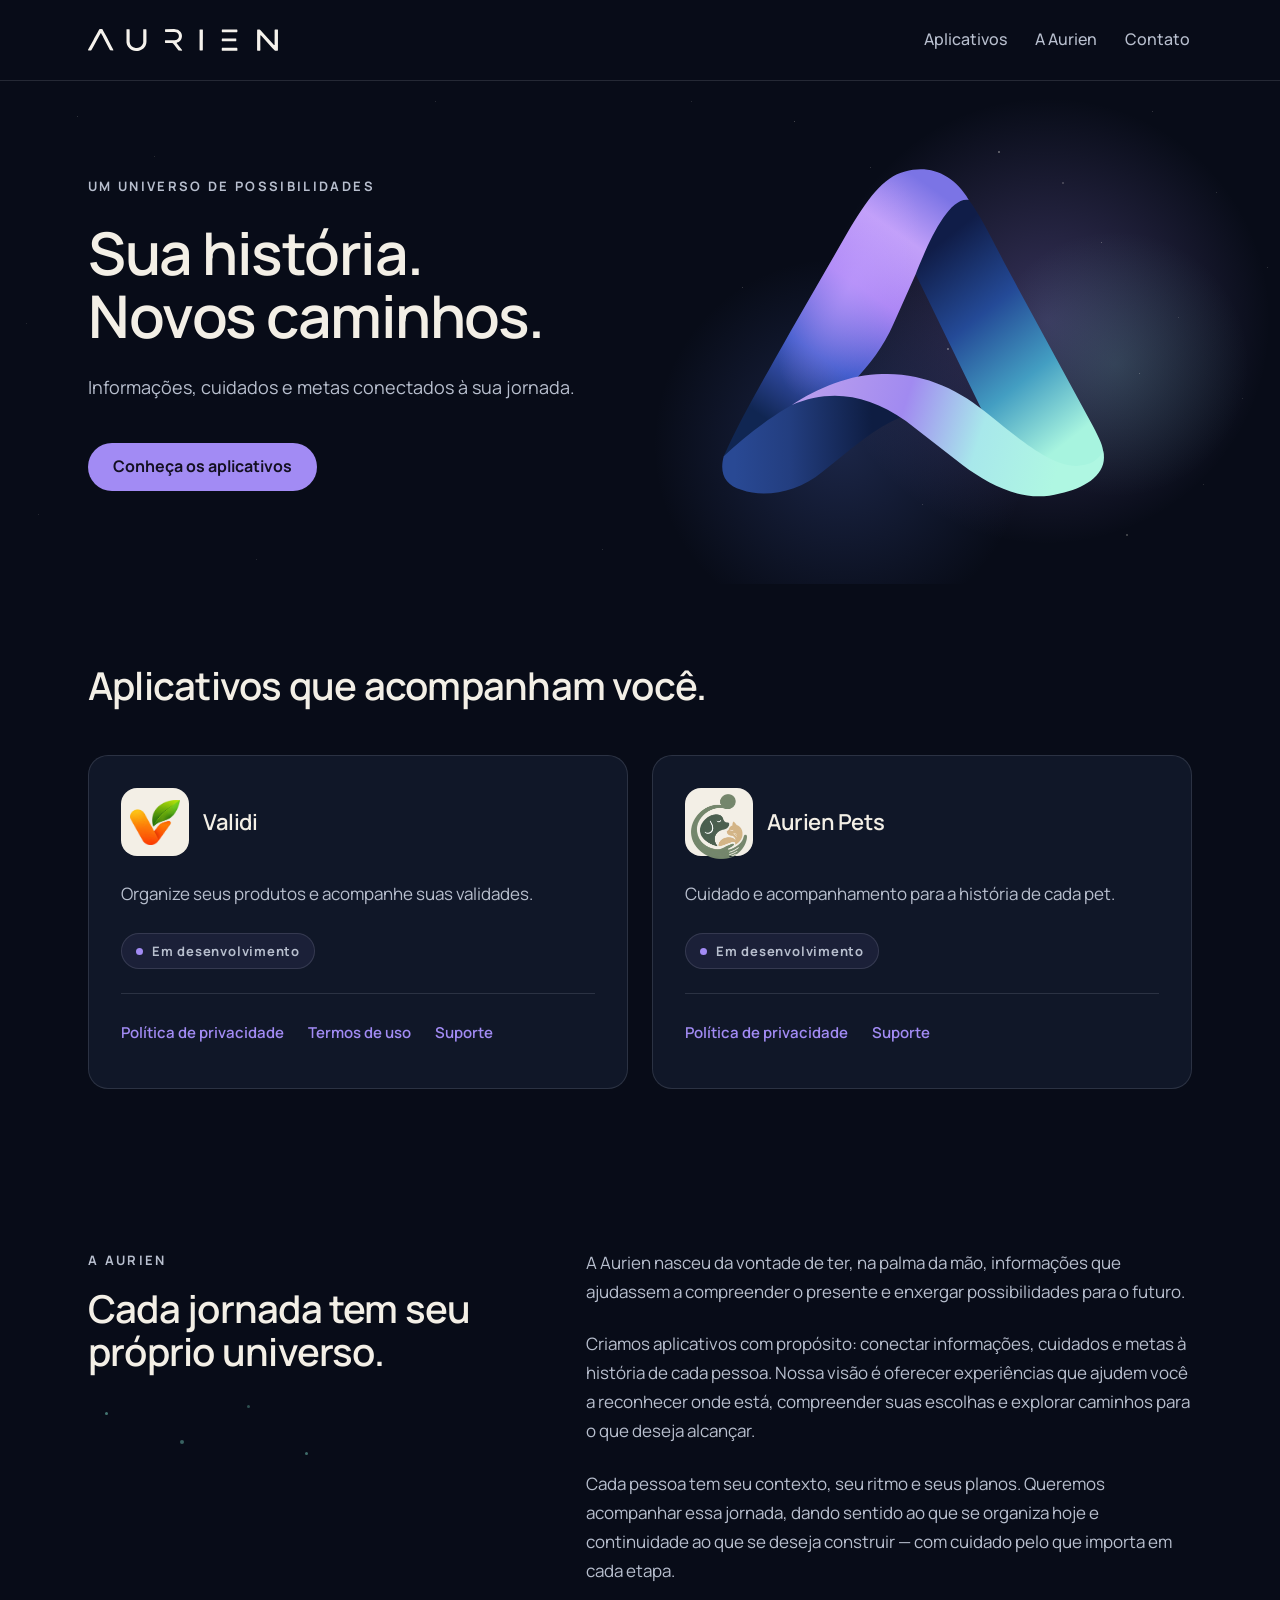
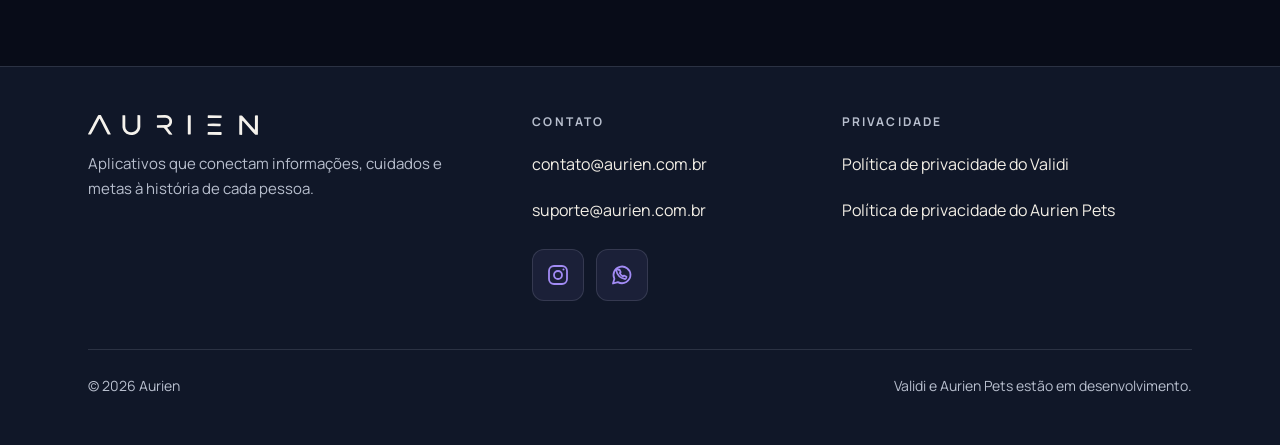
<file: index.html>
<!doctype html>
<html lang="pt-BR">
<head>
<meta charset="utf-8">
<meta name="viewport" content="width=device-width, initial-scale=1">
<title>Aurien — um universo de possibilidades</title>
<meta name="description" content="A Aurien cria aplicativos que conectam informações, cuidados e metas à história de cada pessoa. Conheça o Validi e o Aurien Pets.">
<meta name="robots" content="noindex, nofollow">
<link rel="icon" href="assets/marca/aurien-favicon.svg">
<link rel="preconnect" href="https://fonts.googleapis.com">
<link rel="preconnect" href="https://fonts.gstatic.com" crossorigin>
<link href="https://fonts.googleapis.com/css2?family=Manrope:wght@400;500;600;700&display=swap" rel="stylesheet">
<link rel="stylesheet" href="styles.css?v=20261010-social">
<script>document.documentElement.classList.add("js")</script>
</head>
<body>

<header class="topo">
  <div class="limite topo__linha">
    <a class="topo__marca" href="./" aria-label="Aurien, página inicial">
      <img src="assets/marca/aurien-lettering-marfim.svg" width="6002" height="706" alt="Aurien">
    </a>
    <nav aria-label="Principal">
      <ul class="menu">
        <li><a href="#aplicativos">Aplicativos</a></li>
        <li><a href="#sobre">A Aurien</a></li>
        <li><a href="#contato">Contato</a></li>
      </ul>
    </nav>
  </div>
</header>

<main>

  <!-- ===== abertura ===== -->
  <section class="abertura">

    <!-- Camada decorativa: estrelas estáticas e manchas de luz difusa.
         Não contém informação e não recebe clique. -->
    <div class="atmosfera" aria-hidden="true">
      <div class="luz luz--violeta"></div>
      <div class="luz luz--azul"></div>
      <div class="luz luz--turquesa"></div>

      <span class="estrela" style="--x:62%;--y:8%;--o:.34"></span>
      <span class="estrela" style="--x:78%;--y:14%;--d:2px;--o:.42"></span>
      <span class="estrela" style="--x:90%;--y:6%;--o:.24"></span>
      <span class="estrela" style="--x:70%;--y:26%;--o:.30"></span>
      <span class="estrela" style="--x:86%;--y:32%;--o:.38"></span>
      <span class="estrela" style="--x:95%;--y:22%;--o:.20"></span>
      <span class="estrela" style="--x:58%;--y:41%;--o:.26"></span>
      <span class="estrela" style="--x:74%;--y:53%;--d:2px;--o:.40"></span>
      <span class="estrela" style="--x:92%;--y:47%;--o:.22"></span>
      <span class="estrela" style="--x:66%;--y:68%;--o:.32"></span>
      <span class="estrela" style="--x:82%;--y:75%;--o:.28"></span>
      <span class="estrela" style="--x:97%;--y:63%;--o:.18"></span>
      <span class="estrela" style="--x:6%;--y:7%;--o:.22"></span>
      <span class="estrela" style="--x:3%;--y:86%;--o:.16"></span>
      <span class="estrela" style="--x:47%;--y:93%;--o:.20"></span>
      <span class="estrela" style="--x:88%;--y:90%;--d:2px;--o:.30"></span>

      <span class="estrela estrela--extra" style="--x:54%;--y:4%;--o:.18"></span>
      <span class="estrela estrela--extra" style="--x:68%;--y:17%;--o:.24"></span>
      <span class="estrela estrela--extra" style="--x:83%;--y:20%;--d:2px;--o:.26"></span>
      <span class="estrela estrela--extra" style="--x:76%;--y:36%;--o:.20"></span>
      <span class="estrela estrela--extra" style="--x:61%;--y:58%;--o:.22"></span>
      <span class="estrela estrela--extra" style="--x:89%;--y:58%;--o:.34"></span>
      <span class="estrela estrela--extra" style="--x:72%;--y:84%;--o:.24"></span>
      <span class="estrela estrela--extra" style="--x:94%;--y:80%;--o:.18"></span>
      <span class="estrela estrela--extra" style="--x:57%;--y:77%;--o:.16"></span>
      <span class="estrela estrela--extra" style="--x:12%;--y:15%;--o:.18"></span>
      <span class="estrela estrela--extra" style="--x:2%;--y:48%;--o:.15"></span>
      <span class="estrela estrela--extra" style="--x:20%;--y:95%;--o:.17"></span>
      <span class="estrela estrela--extra" style="--x:34%;--y:4%;--o:.19"></span>
      <span class="estrela estrela--extra" style="--x:99%;--y:37%;--o:.21"></span>
    </div>

    <div class="limite abertura__grade">
      <div>
        <p class="sobrancelha">Um universo de possibilidades</p>
        <h1>Sua história.<br>Novos caminhos.</h1>
        <p class="abertura__frase">
          Informações, cuidados e metas conectados à sua jornada.
        </p>
        <p class="abertura__acao">
          <a class="botao" href="#aplicativos">Conheça os aplicativos</a>
        </p>
      </div>

      <div class="abertura__simbolo">
        <img src="assets/marca/aurien-simbolo.svg" width="1000" height="858"
             alt="Símbolo da Aurien: uma fita contínua dobrada na forma da letra A">
      </div>
    </div>
  </section>

  <!-- ===== aplicativos ===== -->
  <section class="secao" id="aplicativos">
    <div class="limite">
      <h2 class="titulo-secao revelar">Aplicativos que acompanham você.</h2>

      <div class="apps">

        <article class="cartao revelar" id="validi">
          <h3 class="cartao__nome">
            <span class="marca-app">
              <img src="assets/apps/validi_icone.webp" width="256" height="231" alt="">
            </span>
            Validi
          </h3>
          <p class="cartao__desc">
            Organize seus produtos e acompanhe suas validades.
          </p>
          <p class="estado"><span class="estado__ponto" aria-hidden="true"></span>Em desenvolvimento</p>
          <ul class="cartao__links">
            <li><a href="privacidade/validi/">Política de privacidade</a></li>
            <li><a href="termos/validi/">Termos de uso</a></li>
            <li><a href="mailto:suporte@aurien.com.br?subject=Suporte%20Validi">Suporte</a></li>
          </ul>
        </article>

        <article class="cartao revelar" id="aurien-pets">
          <h3 class="cartao__nome">
            <span class="marca-app marca-app--pets">
              <img src="assets/apps/aurien_pets_icone.webp" width="222" height="256" alt="">
            </span>
            Aurien Pets
          </h3>
          <p class="cartao__desc">
            Cuidado e acompanhamento para a história de cada pet.
          </p>
          <p class="estado"><span class="estado__ponto" aria-hidden="true"></span>Em desenvolvimento</p>
          <ul class="cartao__links">
            <li><a href="privacidade/aurien-pets/">Política de privacidade</a></li>
            <li><a href="mailto:suporte@aurien.com.br?subject=Suporte%20Aurien%20Pets">Suporte</a></li>
          </ul>
        </article>

      </div>
    </div>
  </section>

  <!-- ===== a Aurien ===== -->
  <section class="secao sobre" id="sobre">
    <div class="limite sobre__grade">
      <div class="revelar">
        <p class="sobrancelha">A Aurien</p>
        <h2 class="titulo-secao" style="margin-top:var(--e2)">
          Cada jornada tem seu próprio universo.
        </h2>
        <div class="constelacao" aria-hidden="true">
          <span style="--x:4%;--y:18%;--o:.55"></span>
          <span style="--x:22%;--y:52%;--d:4px;--o:.45"></span>
          <span style="--x:38%;--y:10%;--o:.35"></span>
          <span style="--x:52%;--y:66%;--o:.50"></span>
        </div>
      </div>

      <div class="sobre__texto revelar">
        <p>
          A Aurien nasceu da vontade de ter, na palma da mão, informações que
          ajudassem a compreender o presente e enxergar possibilidades para o
          futuro.
        </p>
        <p>
          Criamos aplicativos com propósito: conectar informações, cuidados e
          metas à história de cada pessoa. Nossa visão é oferecer experiências
          que ajudem você a reconhecer onde está, compreender suas escolhas e
          explorar caminhos para o que deseja alcançar.
        </p>
        <p>
          Cada pessoa tem seu contexto, seu ritmo e seus planos. Queremos
          acompanhar essa jornada, dando sentido ao que se organiza hoje e
          continuidade ao que se deseja construir — com cuidado pelo que importa
          em cada etapa.
        </p>
      </div>
    </div>
  </section>

</main>

<footer class="rodape" id="contato">
  <div class="limite">
    <div class="rodape__grade">
      <div class="rodape__marca revelar">
        <img src="assets/marca/aurien-lettering-marfim.svg" width="6002" height="706" alt="Aurien">
        <p>Aplicativos que conectam informações, cuidados e metas à história de cada pessoa.</p>
      </div>

      <div class="revelar">
        <h3>Contato</h3>
        <ul>
          <li><a href="mailto:contato@aurien.com.br">contato@aurien.com.br</a></li>
          <li><a href="mailto:suporte@aurien.com.br">suporte@aurien.com.br</a></li>

        </ul>
        <nav class="redes" aria-label="Redes sociais e atendimento">
          <a class="redes__link" href="https://www.instagram.com/aurien.br/" aria-label="Instagram da Aurien: @aurien.br" title="Instagram — @aurien.br">
            <svg viewBox="0 0 24 24" width="24" height="24" fill="none" stroke="currentColor" stroke-width="1.8" stroke-linecap="round" stroke-linejoin="round" aria-hidden="true" focusable="false">
              <rect x="3" y="3" width="18" height="18" rx="5"></rect>
              <circle cx="12" cy="12" r="4"></circle>
              <circle cx="17.5" cy="6.5" r="1" fill="currentColor" stroke="none"></circle>
            </svg>
          </a>
          <a class="redes__link" href="https://wa.me/5566999431105" aria-label="WhatsApp da Aurien: (66) 99943-1105" title="WhatsApp — (66) 99943-1105">
            <svg viewBox="0 0 24 24" width="24" height="24" fill="none" stroke="currentColor" stroke-width="1.8" stroke-linecap="round" stroke-linejoin="round" aria-hidden="true" focusable="false">
              <path d="M20.5 11.6a8.5 8.5 0 0 1-12.6 7.5L3 20.5l1.4-4.7a8.5 8.5 0 1 1 16.1-4.2Z"></path>
              <path d="m8.1 7.5 1.3-.3 1.2 2.6-.9 1.1a7.5 7.5 0 0 0 3.4 3.4l1.1-.9 2.6 1.2-.3 1.3c-.2.8-1 1.3-1.8 1.1-4.3-.9-7.8-4.4-8.7-8.7-.2-.8.3-1.6 1.1-1.8Z" transform="translate(.6 -.2) scale(.95)"></path>
            </svg>
          </a>
        </nav>
      </div>

      <div class="rodape__privacidade revelar">
        <h3>Privacidade</h3>
        <ul>
          <li><a href="privacidade/validi/">Política de privacidade do Validi</a></li>
          <li><a href="privacidade/aurien-pets/">Política de privacidade do Aurien Pets</a></li>
        </ul>
      </div>
    </div>

    <div class="rodape__fim">
      <p>© 2026 Aurien</p>
      <p>Validi e Aurien Pets estão em desenvolvimento.</p>
    </div>
  </div>
</footer>


<script src="main.js" defer></script>
</body>
</html>
</file>
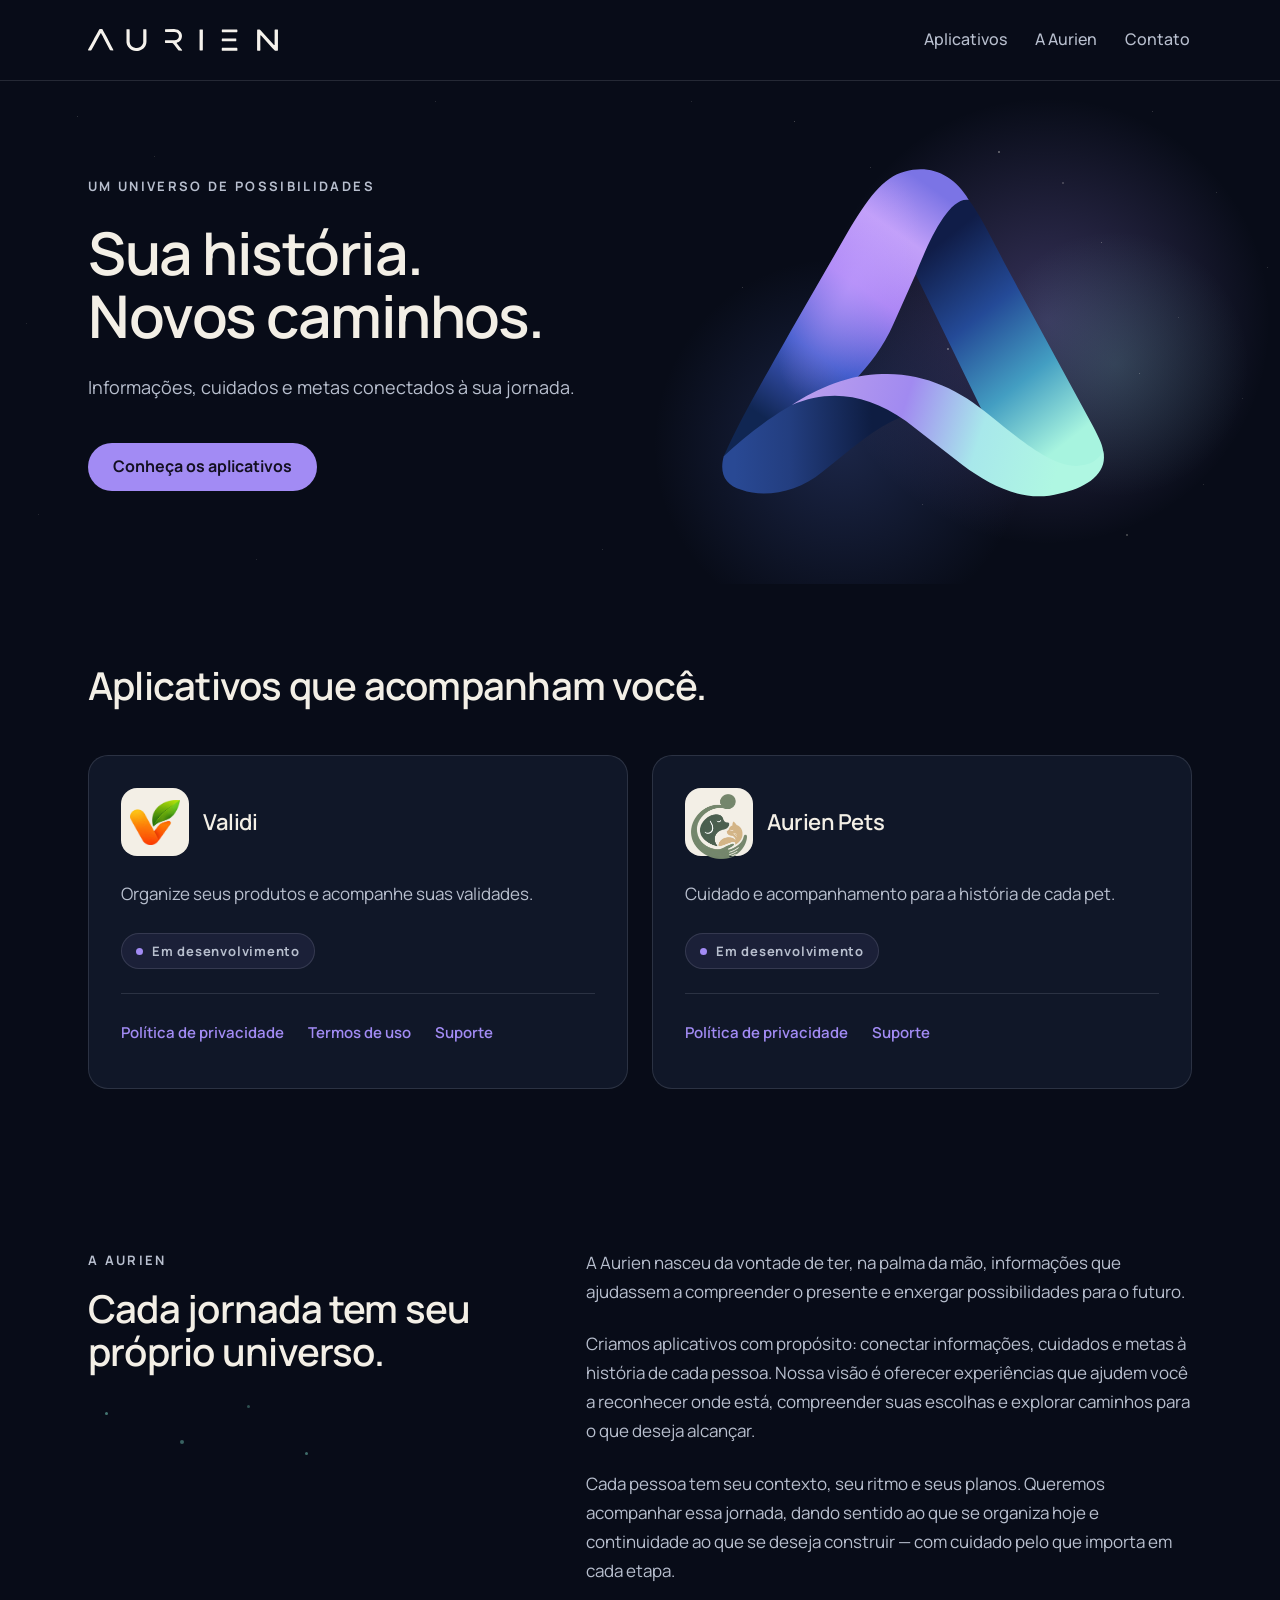
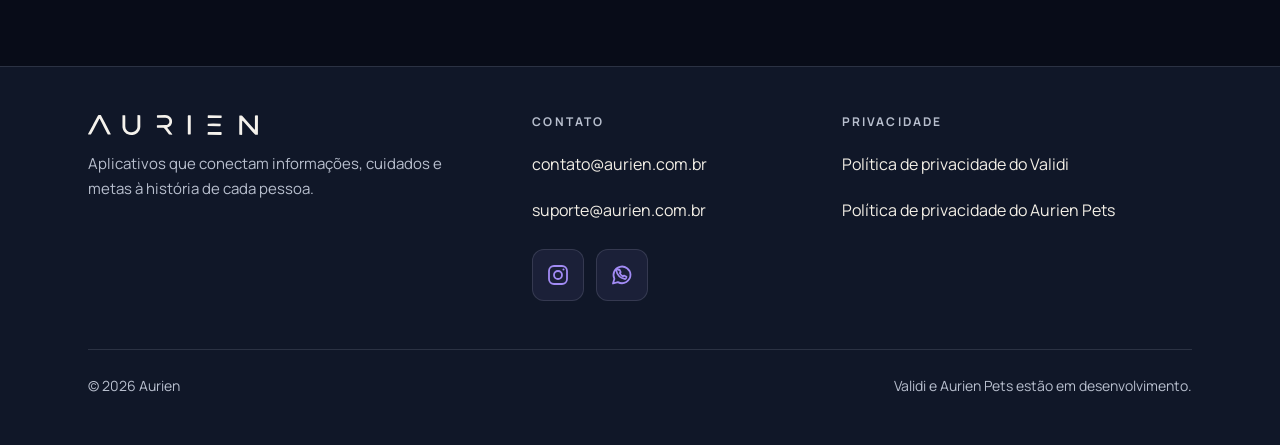
<file: aplicativos/index.html>
<!doctype html>
<html lang="pt-BR">
<head>
<meta charset="utf-8">
<meta name="viewport" content="width=device-width, initial-scale=1">
<title>Aplicativos — Aurien</title>
<meta name="robots" content="noindex, nofollow">
<link rel="canonical" href="../#aplicativos">
<!-- Este endereço virou uma seção da home. O refresh cobre quem chega sem
     JavaScript; o script abaixo evita deixar a parada no histórico. -->
<meta http-equiv="refresh" content="0; url=../#aplicativos">
<link rel="stylesheet" href="../styles.css">
<script>location.replace(new URL("../#aplicativos", location.href).href)</script>
</head>
<body>
<main class="legal">
  <div class="legal__limite">
    <h1>Os aplicativos agora fica na página inicial</h1>
    <p class="conduz" style="margin-top:var(--e3)">
      Se a página não abrir sozinha,
      <a href="../#aplicativos" style="color:var(--accent)">siga para Os aplicativos</a>.
    </p>
  </div>
</main>
</body>
</html>
</file>
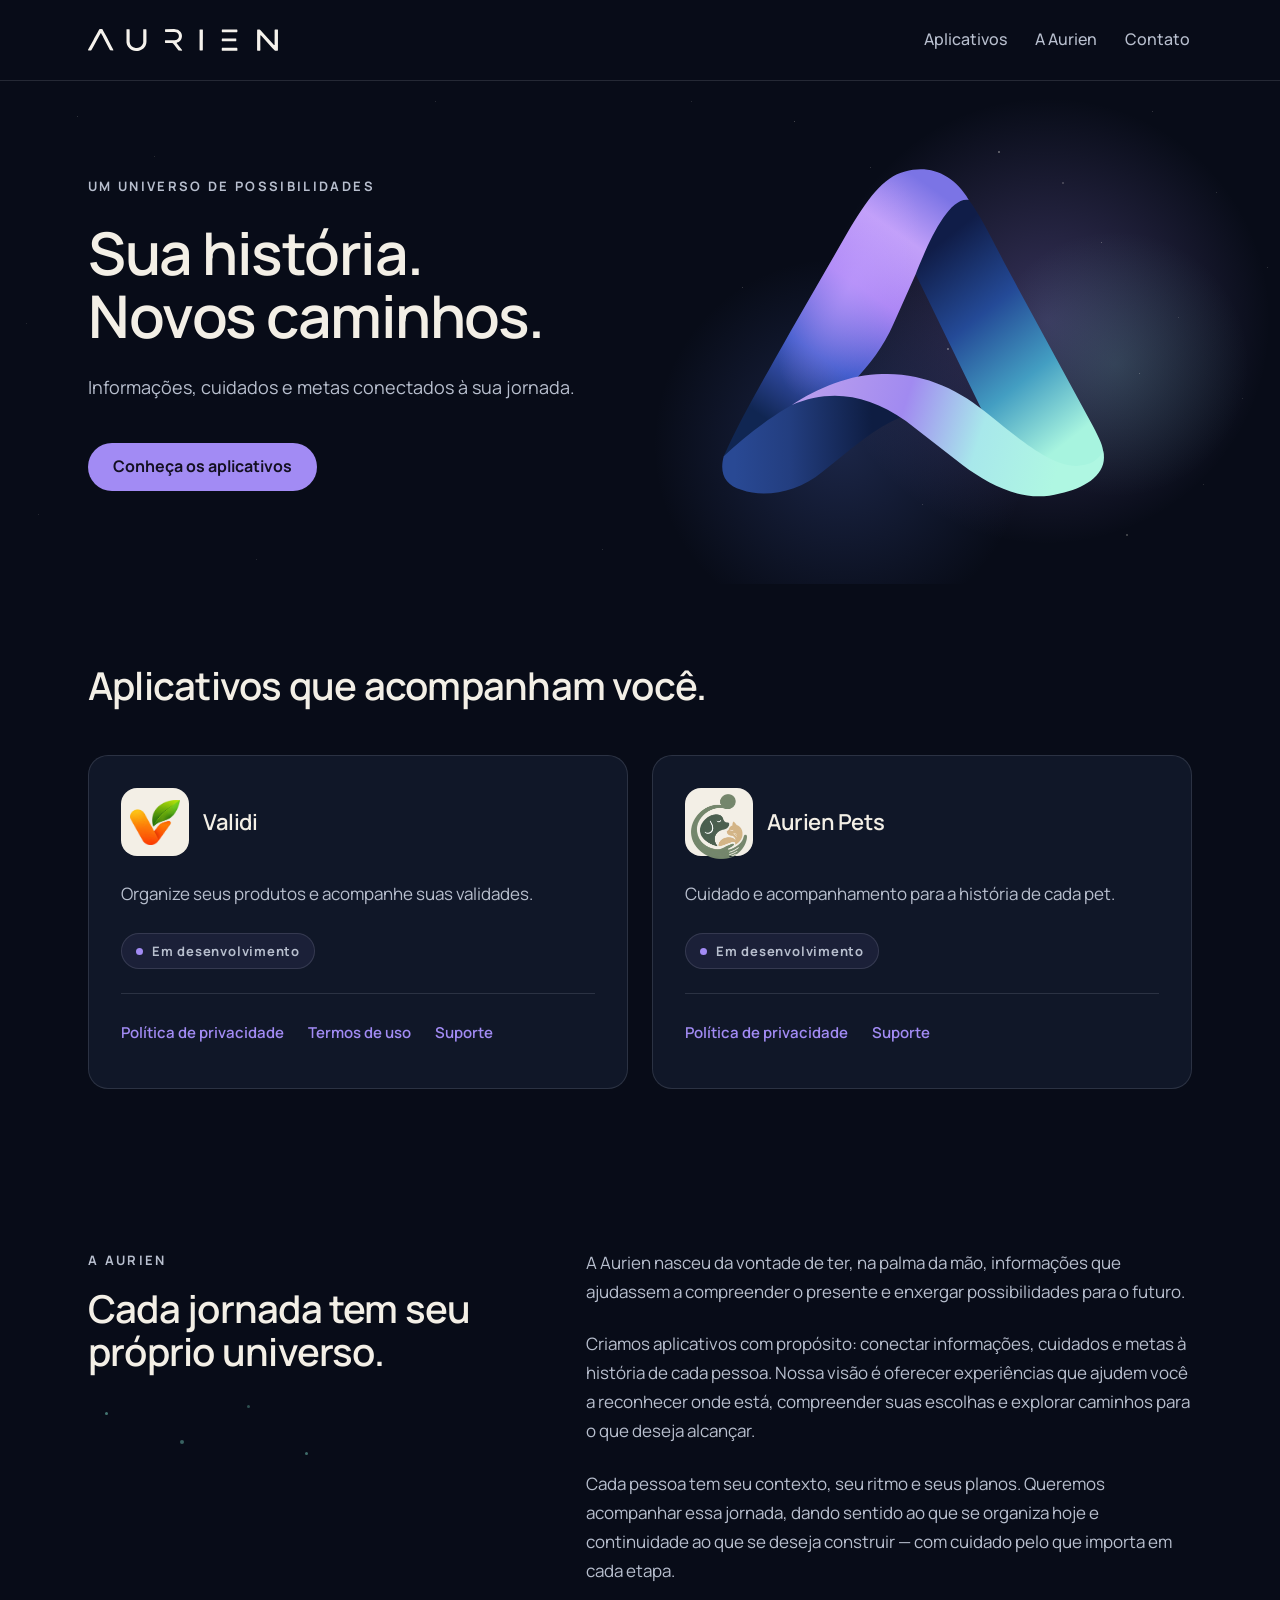
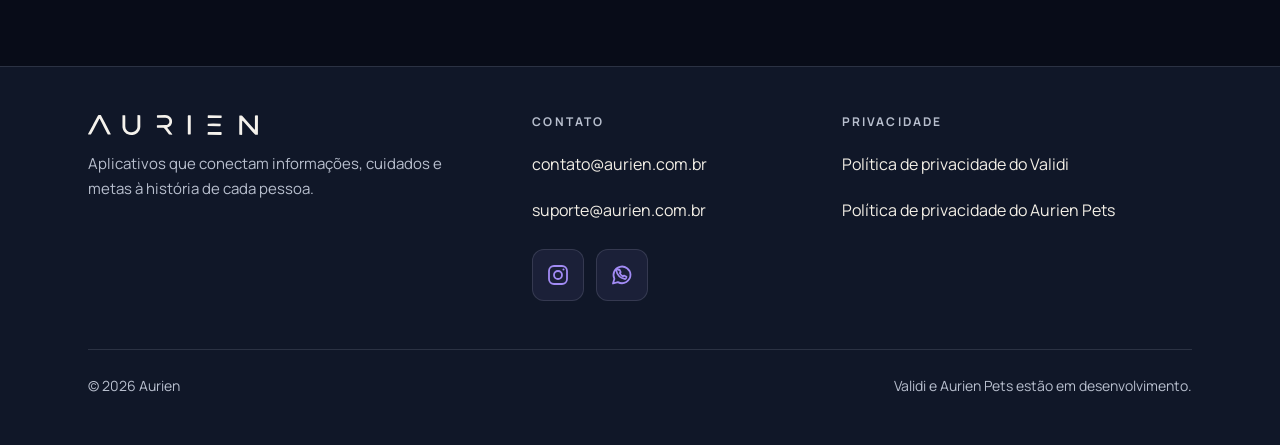
<file: aurien-pets/index.html>
<!doctype html>
<html lang="pt-BR">
<head>
<meta charset="utf-8">
<meta name="viewport" content="width=device-width, initial-scale=1">
<title>Aurien Pets — Aurien</title>
<meta name="robots" content="noindex, nofollow">
<link rel="canonical" href="../#aurien-pets">
<!-- Este endereço virou uma seção da home. O refresh cobre quem chega sem
     JavaScript; o script abaixo evita deixar a parada no histórico. -->
<meta http-equiv="refresh" content="0; url=../#aurien-pets">
<link rel="stylesheet" href="../styles.css">
<script>location.replace(new URL("../#aurien-pets", location.href).href)</script>
</head>
<body>
<main class="legal">
  <div class="legal__limite">
    <h1>O Aurien Pets agora fica na página inicial</h1>
    <p class="conduz" style="margin-top:var(--e3)">
      Se a página não abrir sozinha,
      <a href="../#aurien-pets" style="color:var(--accent)">siga para O Aurien Pets</a>.
    </p>
  </div>
</main>
</body>
</html>
</file>
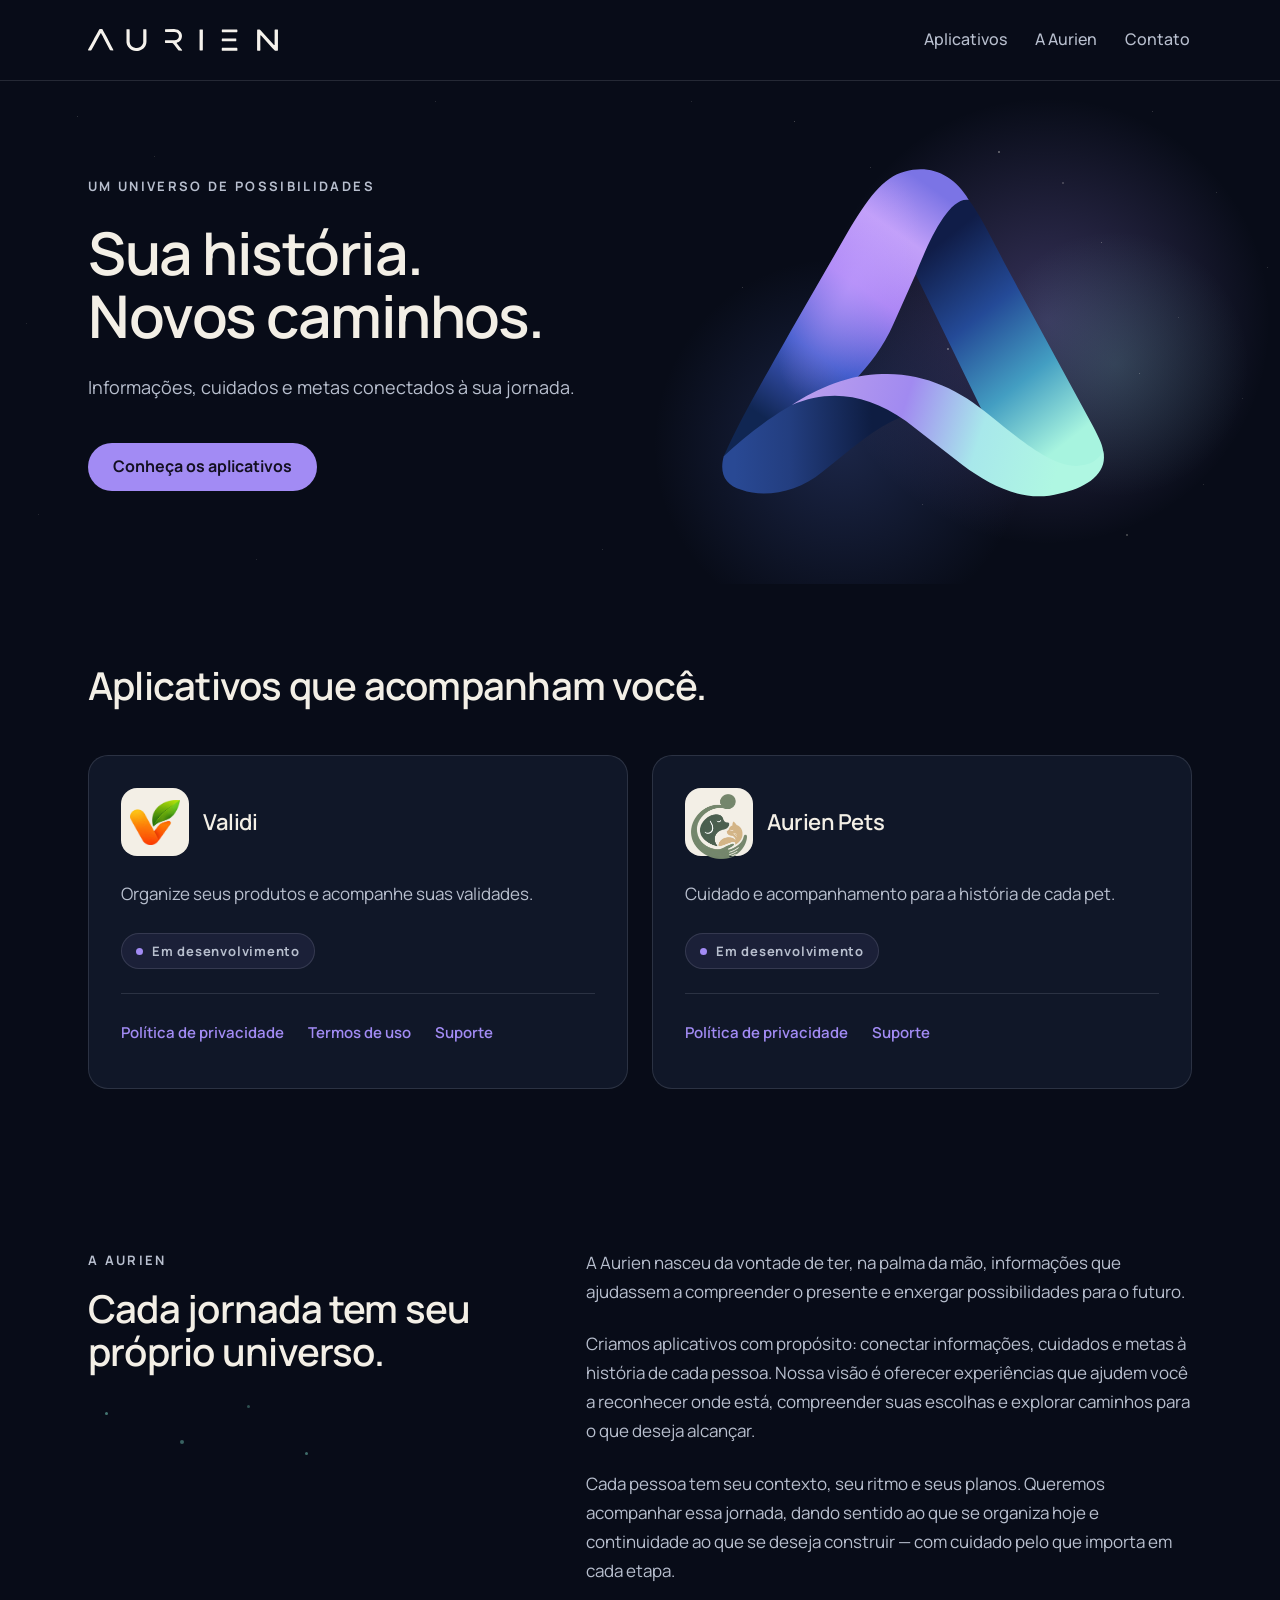
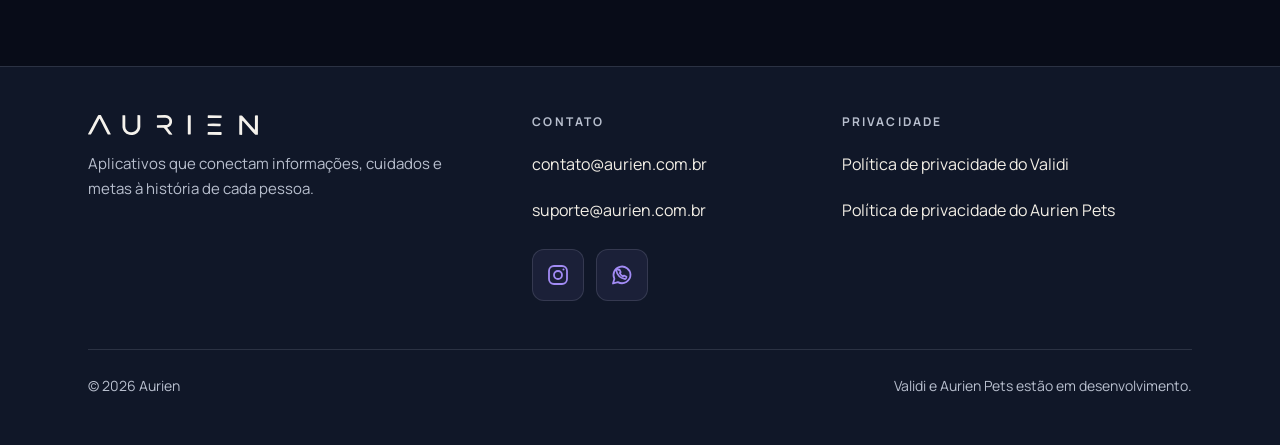
<file: validi/index.html>
<!doctype html>
<html lang="pt-BR">
<head>
<meta charset="utf-8">
<meta name="viewport" content="width=device-width, initial-scale=1">
<title>Validi — Aurien</title>
<meta name="robots" content="noindex, nofollow">
<link rel="canonical" href="../#validi">
<!-- Este endereço virou uma seção da home. O refresh cobre quem chega sem
     JavaScript; o script abaixo evita deixar a parada no histórico. -->
<meta http-equiv="refresh" content="0; url=../#validi">
<link rel="stylesheet" href="../styles.css">
<script>location.replace(new URL("../#validi", location.href).href)</script>
</head>
<body>
<main class="legal">
  <div class="legal__limite">
    <h1>O Validi agora fica na página inicial</h1>
    <p class="conduz" style="margin-top:var(--e3)">
      Se a página não abrir sozinha,
      <a href="../#validi" style="color:var(--accent)">siga para O Validi</a>.
    </p>
  </div>
</main>
</body>
</html>
</file>
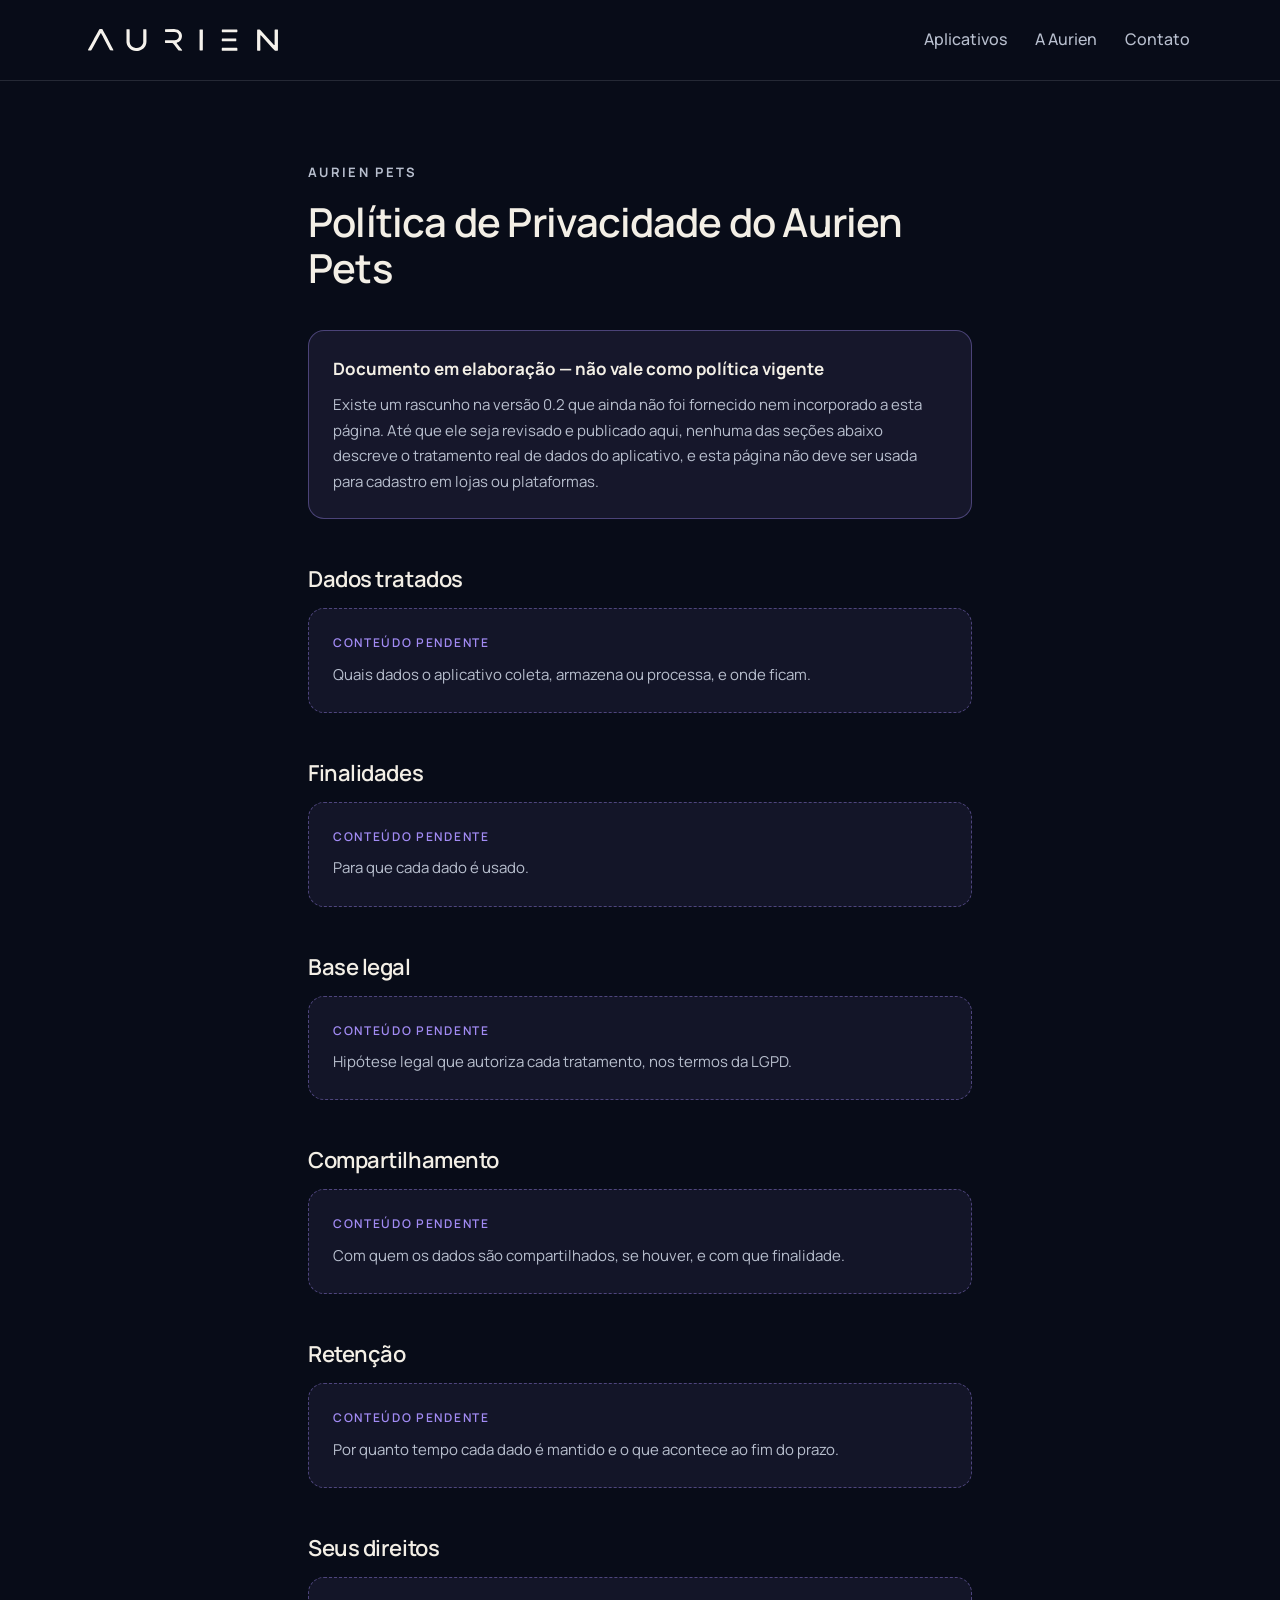
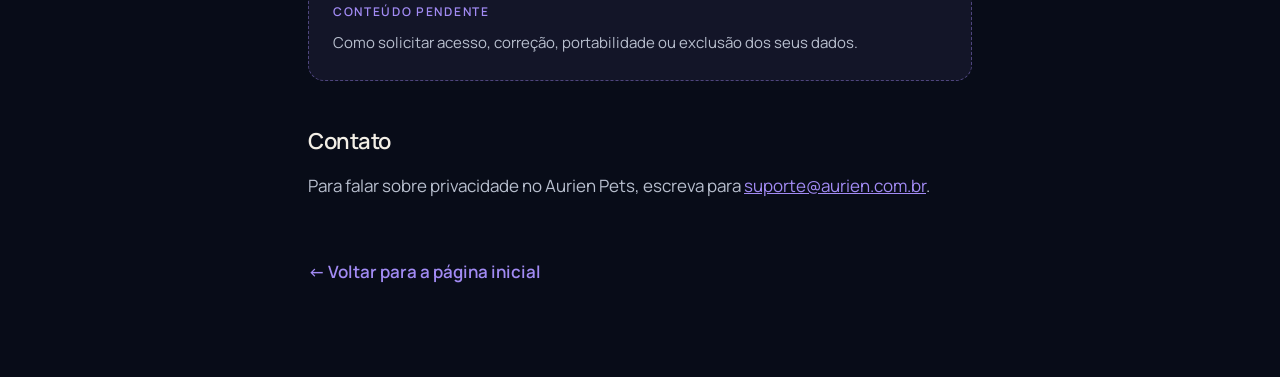
<file: privacidade/aurien-pets/index.html>
<!doctype html>
<html lang="pt-BR">
<head>
<meta charset="utf-8">
<meta name="viewport" content="width=device-width, initial-scale=1">
<title>Política de Privacidade do Aurien Pets — Aurien</title>
<meta name="description" content="Política de Privacidade do aplicativo Aurien Pets, da Aurien. Documento em elaboração, ainda não publicado como versão vigente.">
<meta name="robots" content="noindex, nofollow">
<link rel="icon" href="../../assets/marca/aurien-favicon.svg">
<link rel="preconnect" href="https://fonts.googleapis.com">
<link rel="preconnect" href="https://fonts.gstatic.com" crossorigin>
<link href="https://fonts.googleapis.com/css2?family=Manrope:wght@400;500;600;700&display=swap" rel="stylesheet">
<link rel="stylesheet" href="../../styles.css">
</head>
<body>

<header class="topo">
  <div class="limite topo__linha">
    <a class="topo__marca" href="../../" aria-label="Aurien, página inicial">
      <img src="../../assets/marca/aurien-lettering-marfim.svg" width="6002" height="706" alt="Aurien">
    </a>
    <nav aria-label="Principal">
      <ul class="menu">
        <li><a href="../../#aplicativos">Aplicativos</a></li>
        <li><a href="../../#sobre">A Aurien</a></li>
        <li><a href="../../#contato">Contato</a></li>
      </ul>
    </nav>
  </div>
</header>

<main class="legal">
  <div class="legal__limite">

    <p class="sobrancelha">Aurien Pets</p>
    <h1 style="margin-top:var(--e2)">Política de Privacidade do Aurien Pets</h1>

    <div class="aviso">
      <strong>Documento em elaboração — não vale como política vigente</strong>
      <p>
        Existe um rascunho na versão 0.2 que ainda não foi fornecido nem
        incorporado a esta página. Até que ele seja revisado e publicado aqui,
        nenhuma das seções abaixo descreve o tratamento real de dados do
        aplicativo, e esta página não deve ser usada para cadastro em lojas ou
        plataformas.
      </p>
    </div>

    <div class="legal__corpo">

      <section>
        <h2>Dados tratados</h2>
        <div class="pendente">
          <strong>Conteúdo pendente</strong>
          <p>Quais dados o aplicativo coleta, armazena ou processa, e onde ficam.</p>
        </div>
      </section>

      <section>
        <h2>Finalidades</h2>
        <div class="pendente">
          <strong>Conteúdo pendente</strong>
          <p>Para que cada dado é usado.</p>
        </div>
      </section>

      <section>
        <h2>Base legal</h2>
        <div class="pendente">
          <strong>Conteúdo pendente</strong>
          <p>Hipótese legal que autoriza cada tratamento, nos termos da LGPD.</p>
        </div>
      </section>

      <section>
        <h2>Compartilhamento</h2>
        <div class="pendente">
          <strong>Conteúdo pendente</strong>
          <p>Com quem os dados são compartilhados, se houver, e com que finalidade.</p>
        </div>
      </section>

      <section>
        <h2>Retenção</h2>
        <div class="pendente">
          <strong>Conteúdo pendente</strong>
          <p>Por quanto tempo cada dado é mantido e o que acontece ao fim do prazo.</p>
        </div>
      </section>

      <section>
        <h2>Seus direitos</h2>
        <div class="pendente">
          <strong>Conteúdo pendente</strong>
          <p>Como solicitar acesso, correção, portabilidade ou exclusão dos seus dados.</p>
        </div>
      </section>

      <section>
        <h2>Contato</h2>
        <p>
          Para falar sobre privacidade no Aurien Pets, escreva para
          <a href="mailto:suporte@aurien.com.br?subject=Privacidade%20Aurien%20Pets">suporte@aurien.com.br</a>.
        </p>
      </section>

    </div>

    <a class="voltar" href="../../">← Voltar para a página inicial</a>
  </div>
</main>


</body>
</html>
</file>
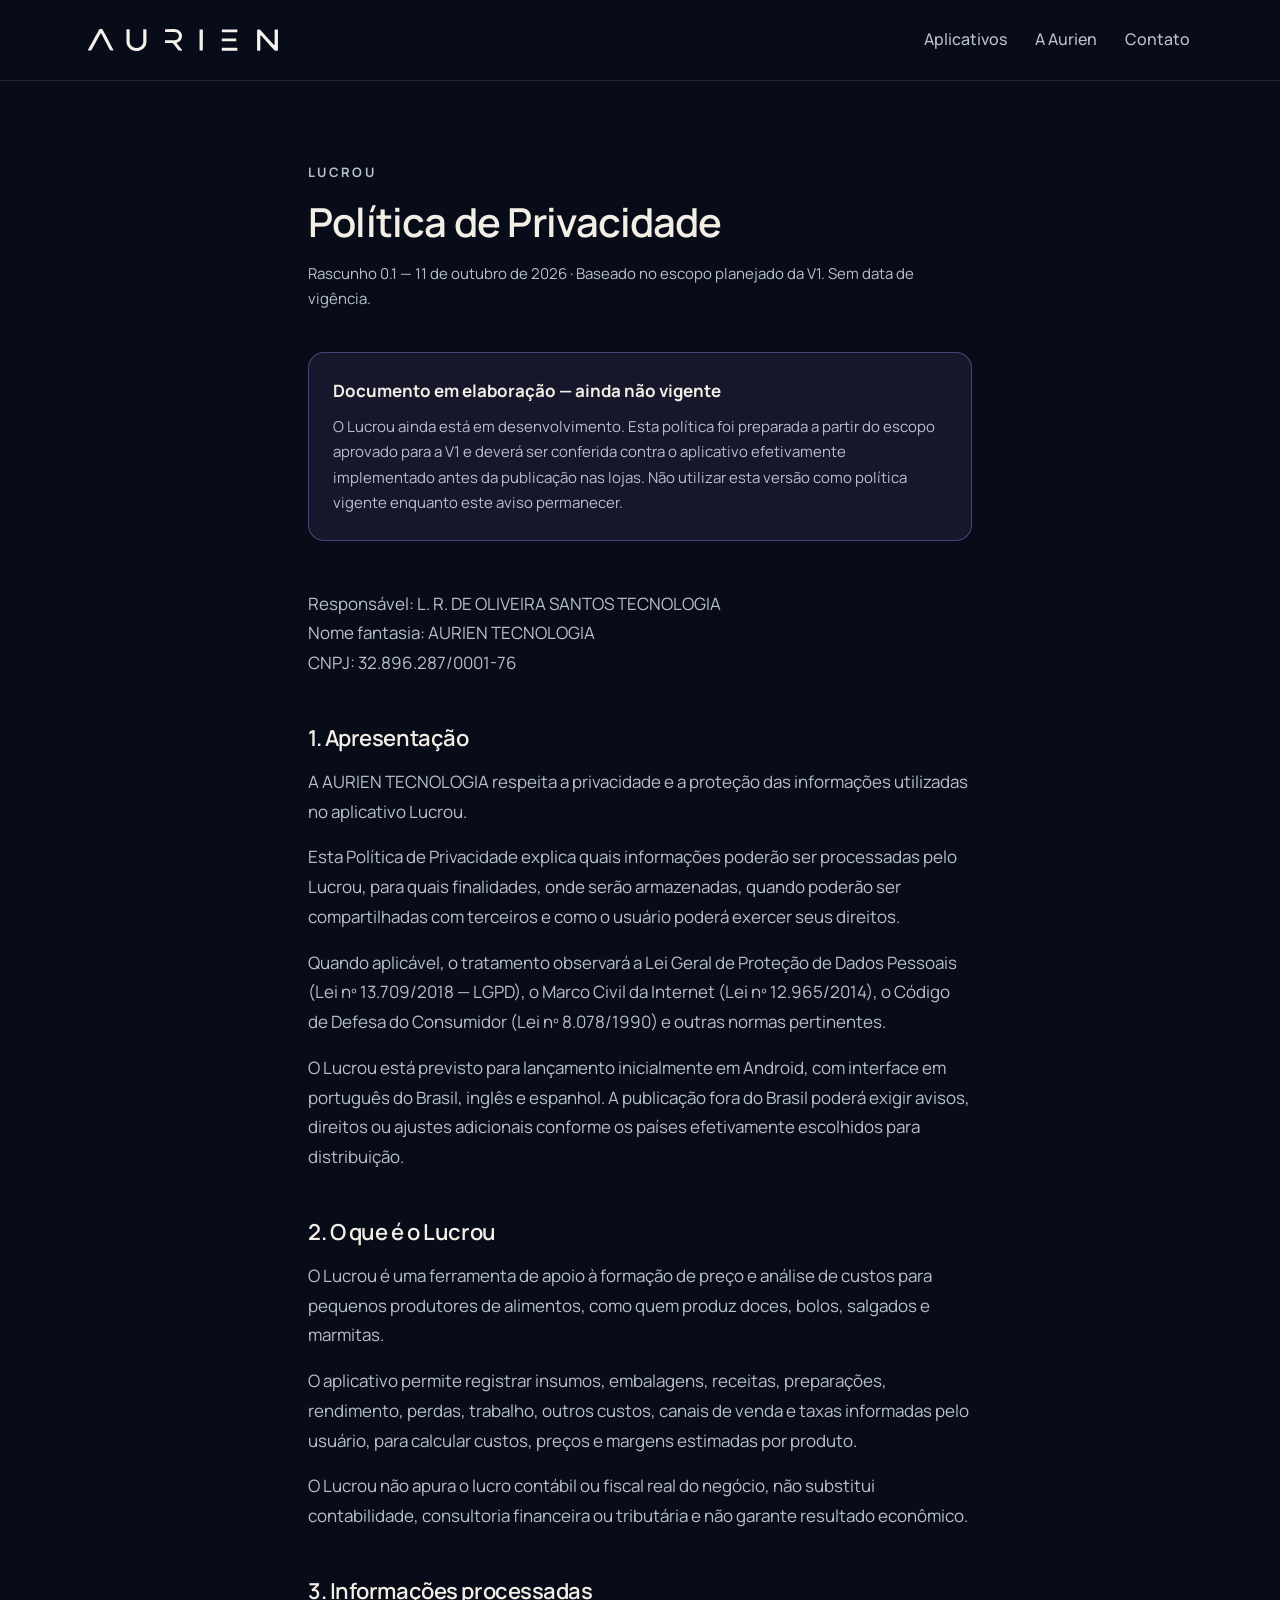
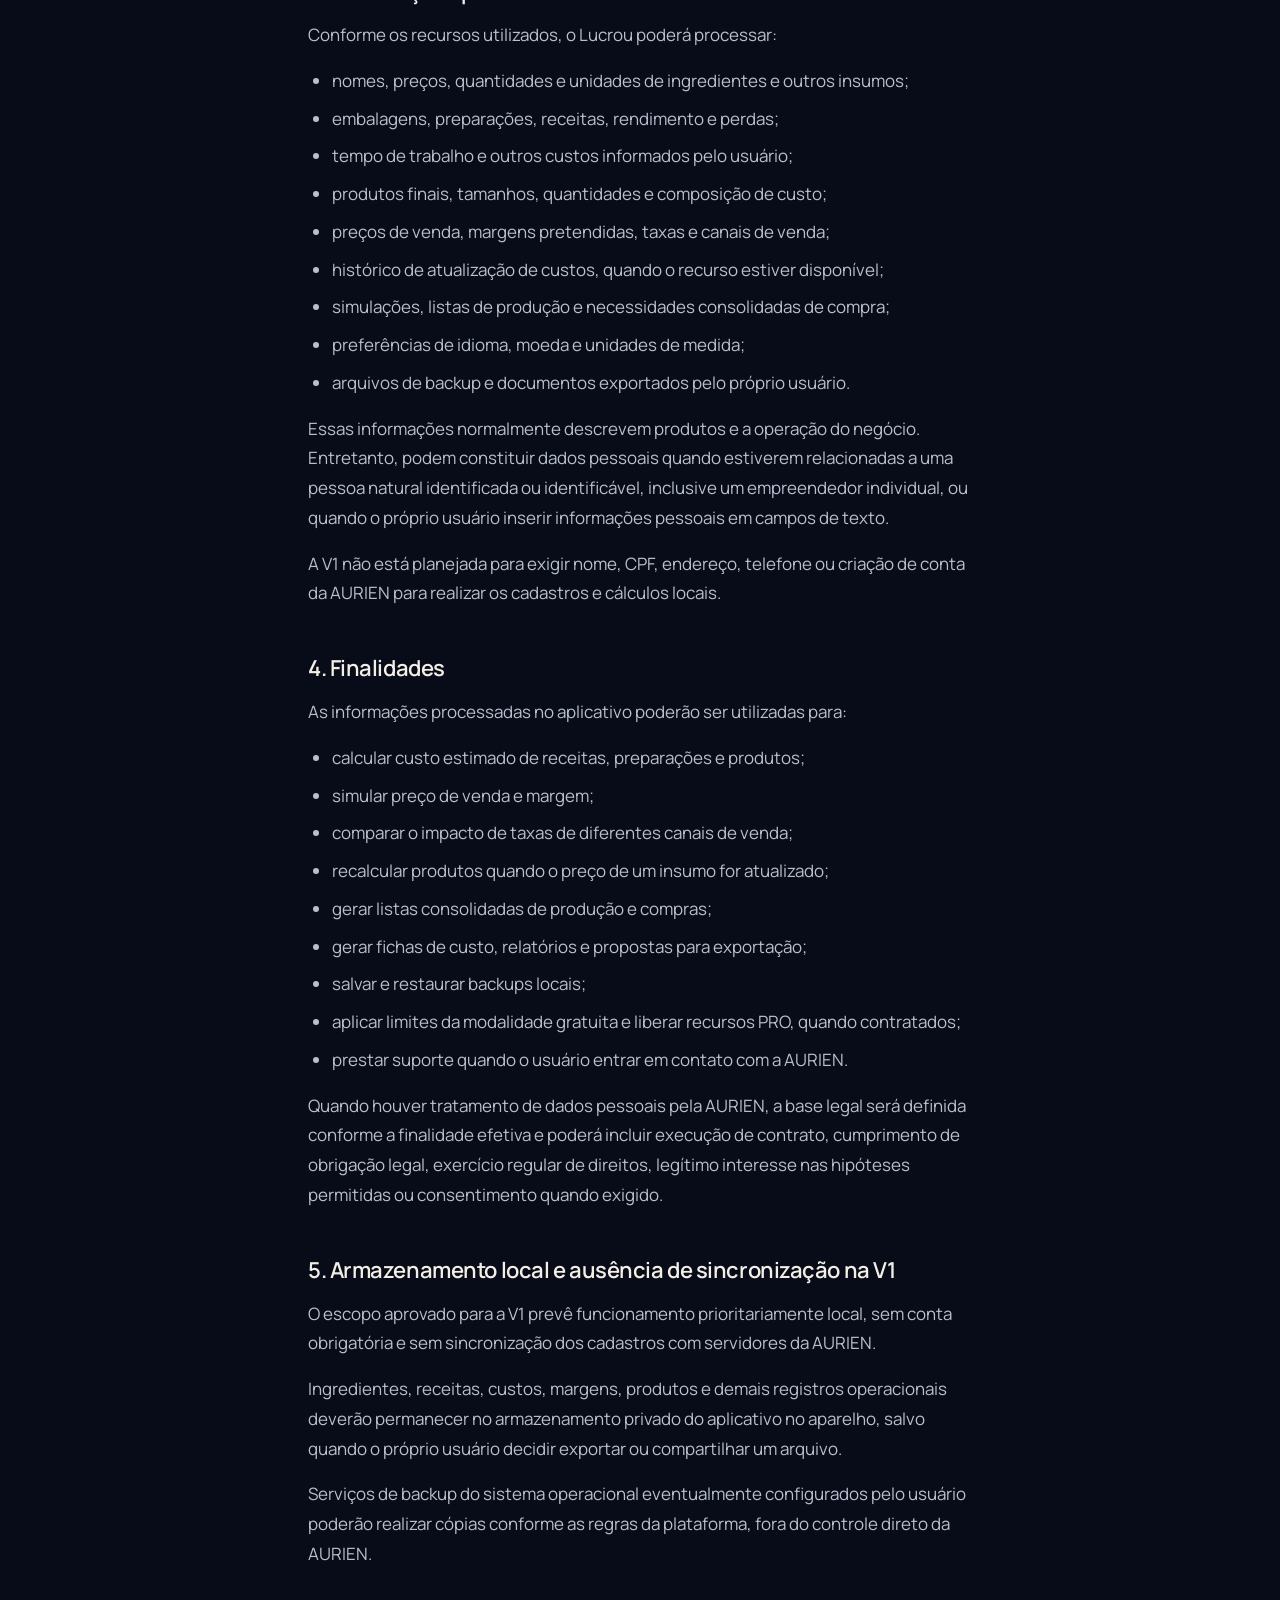
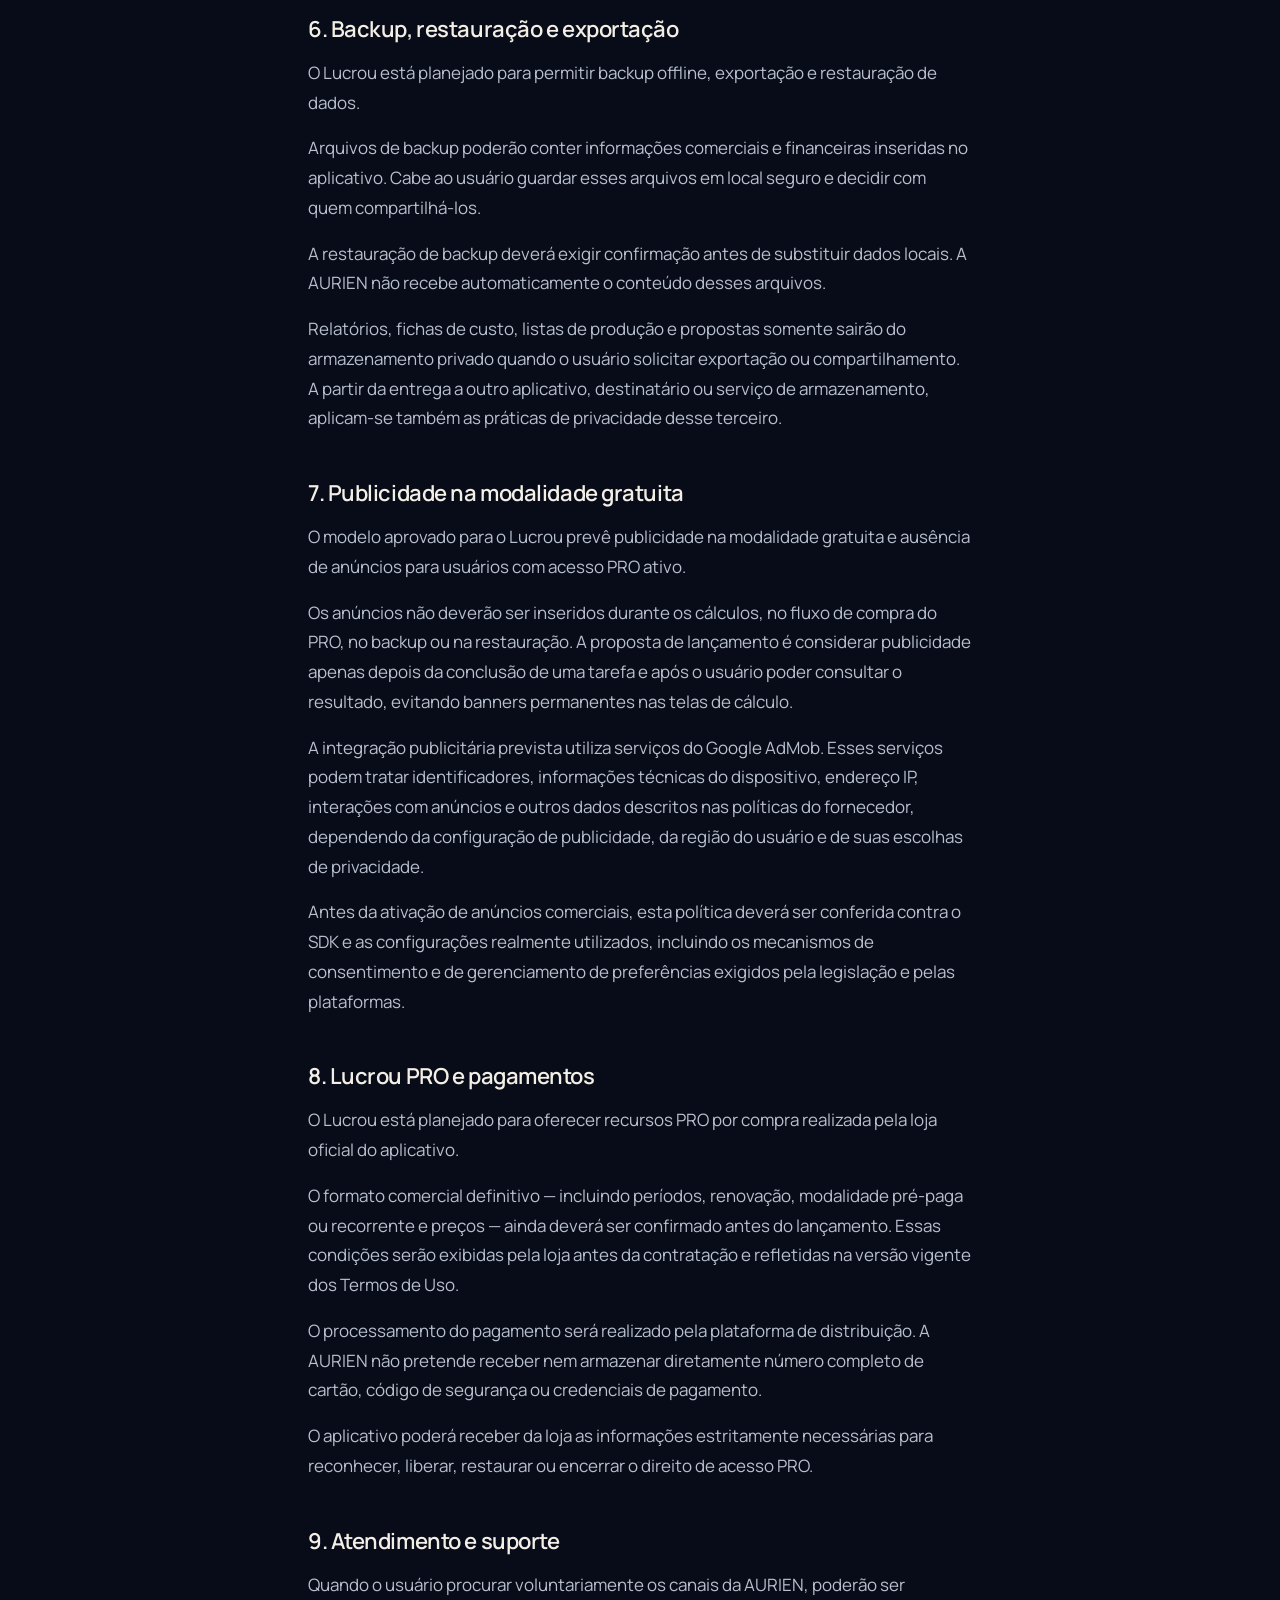
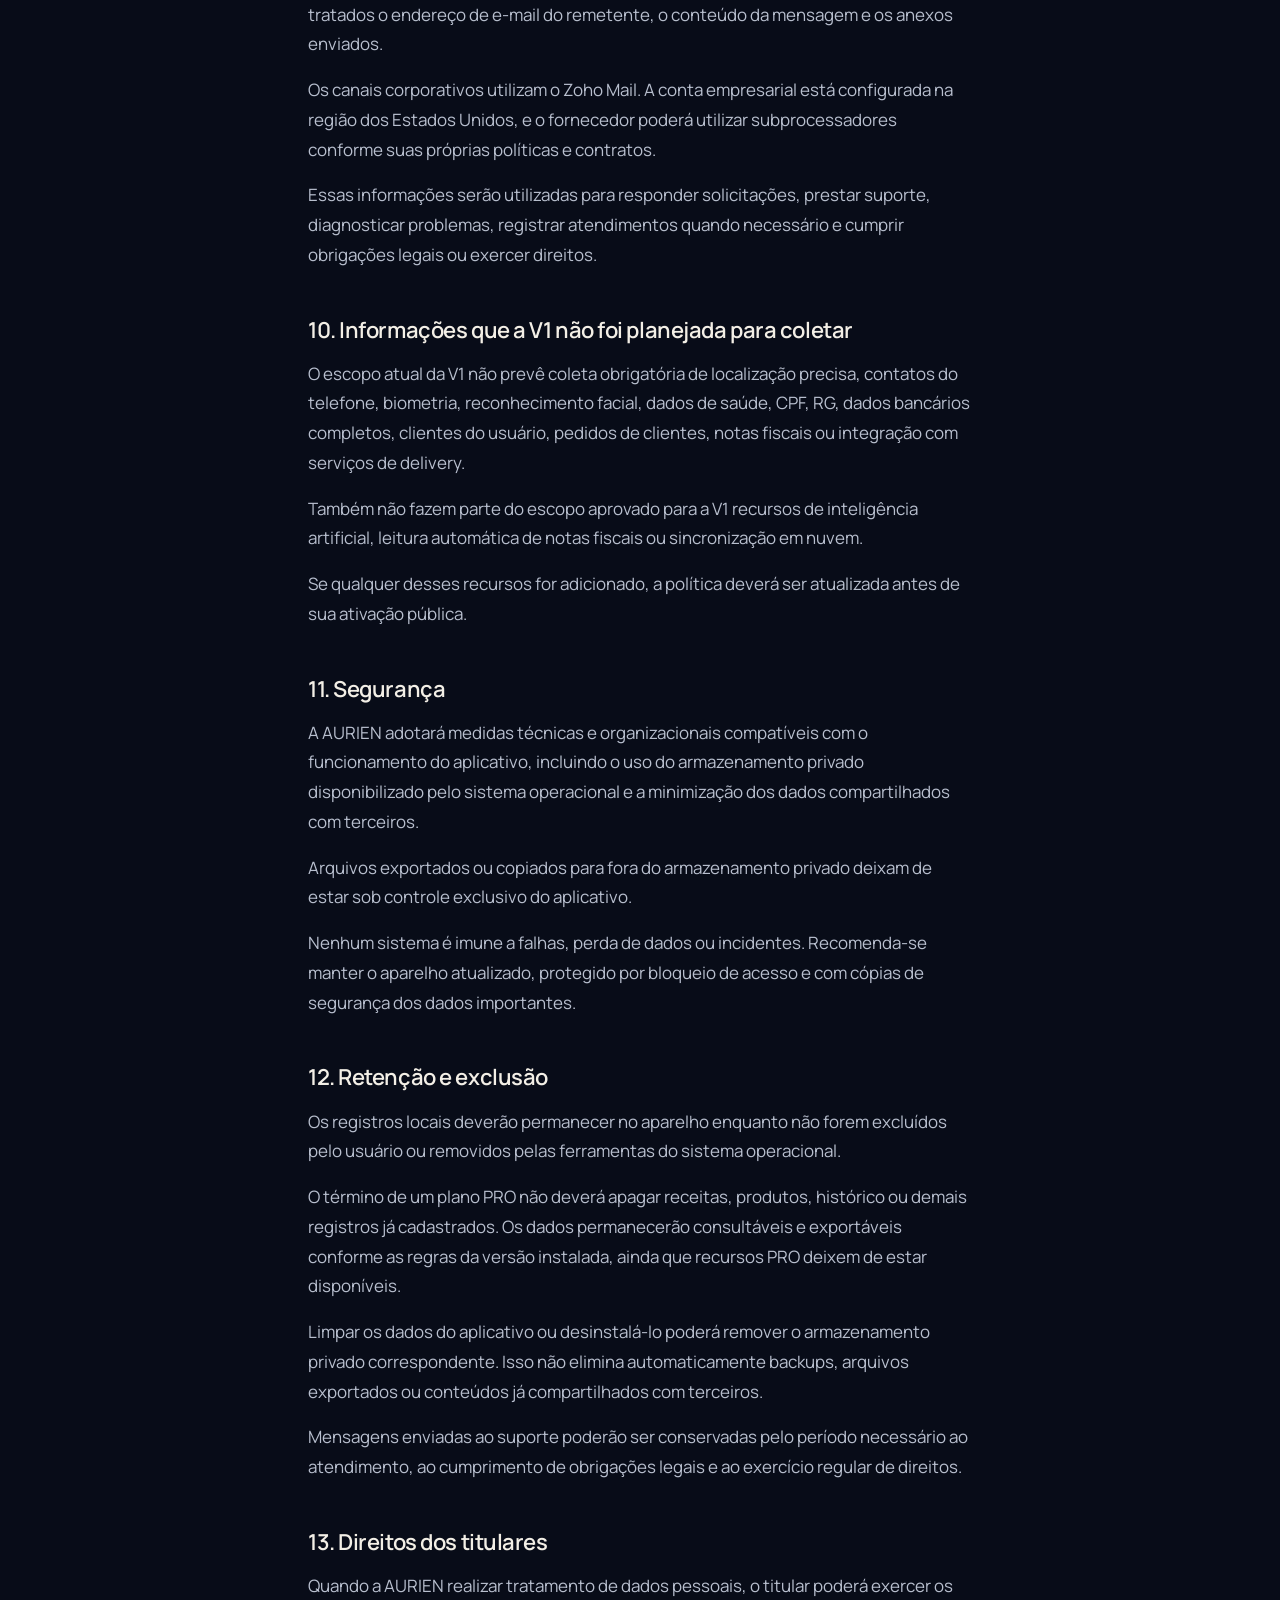
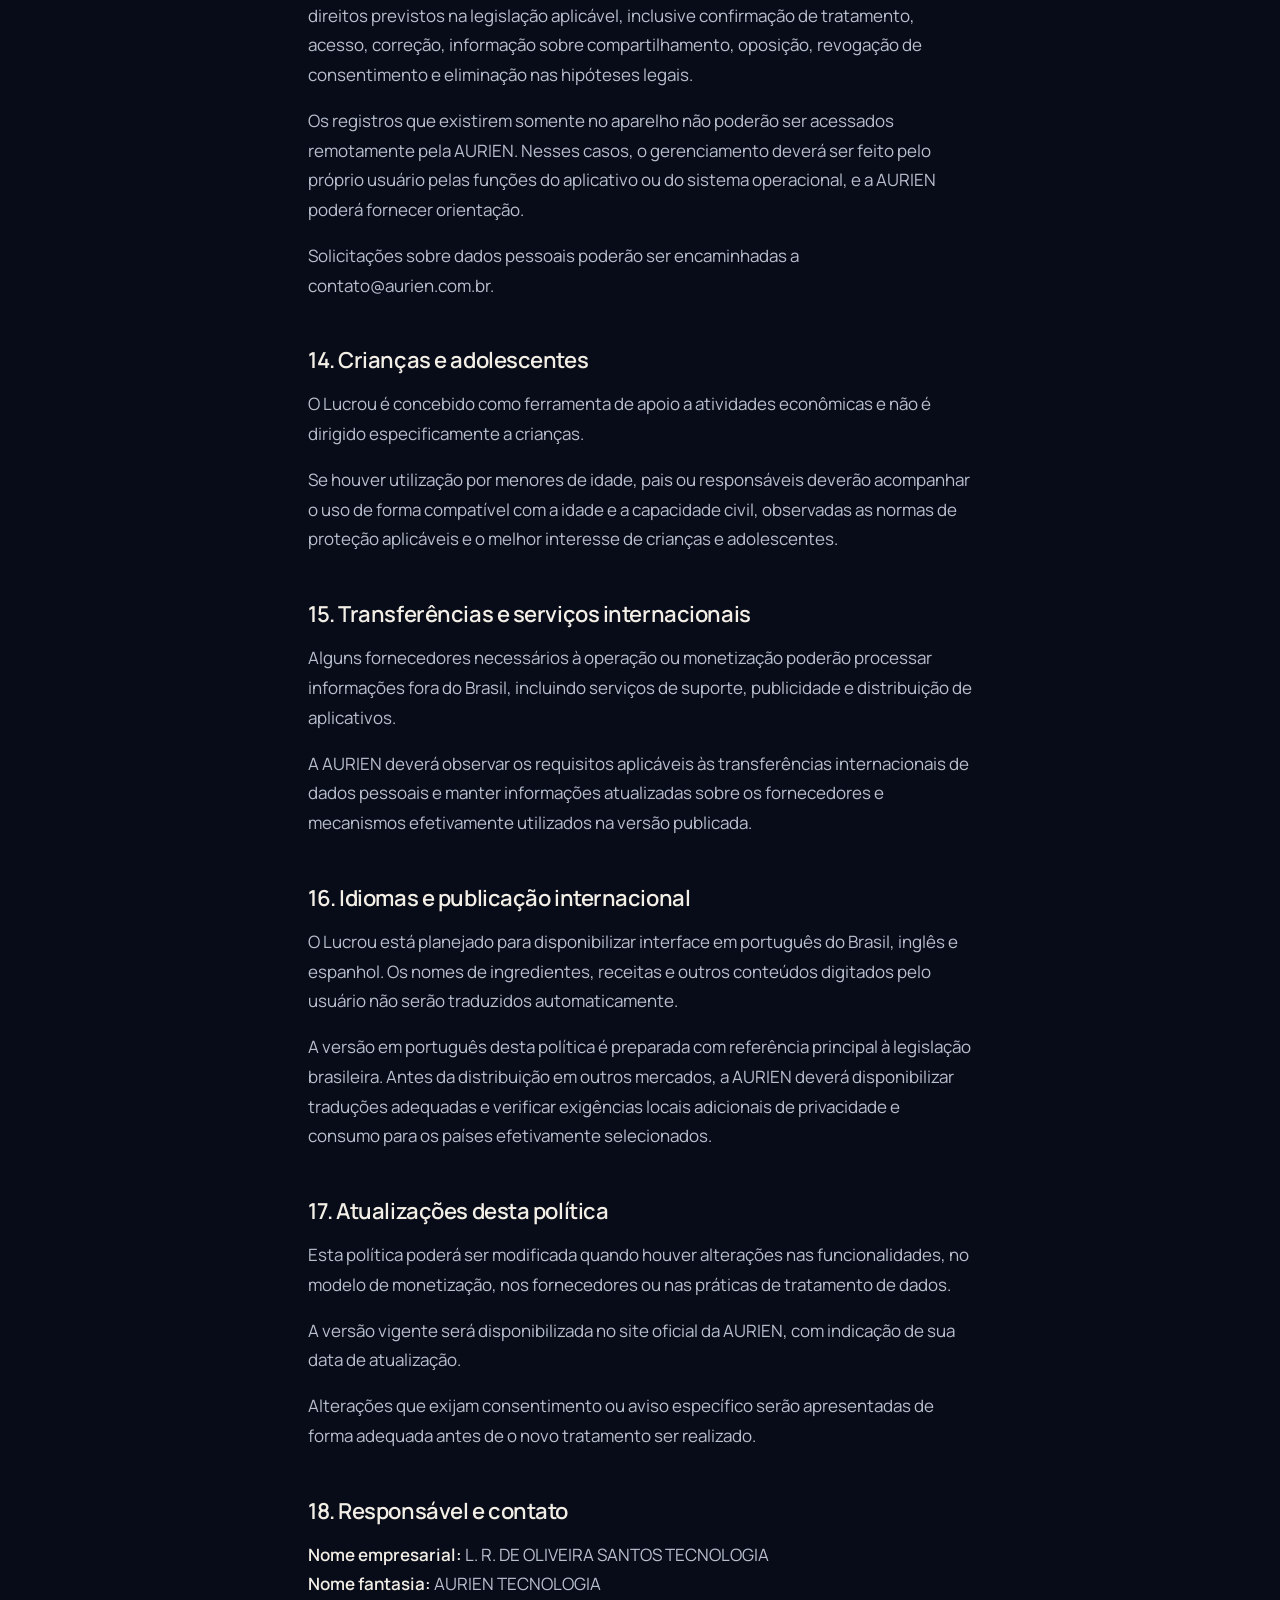
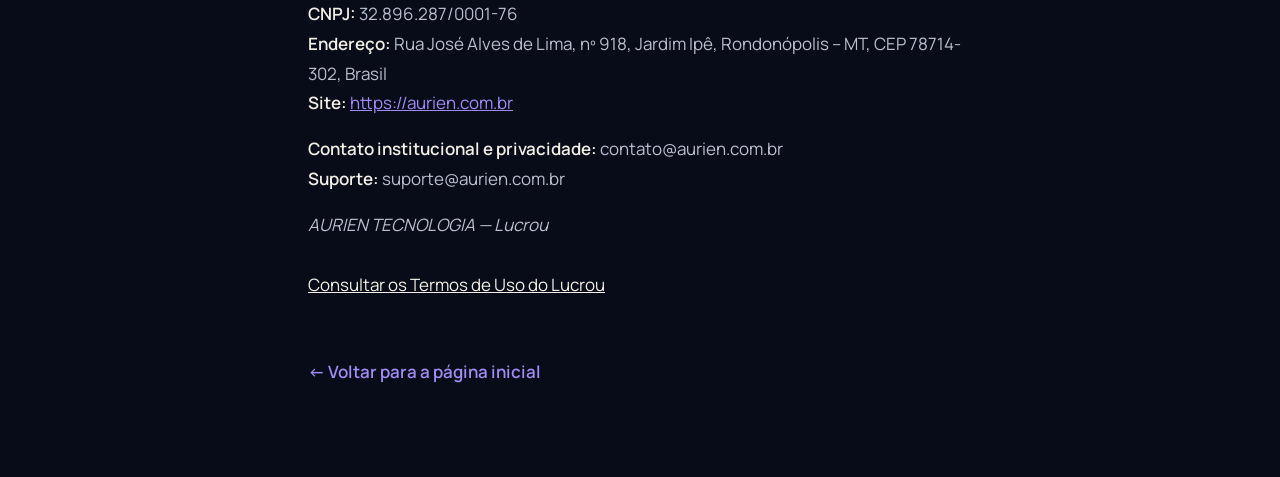
<file: privacidade/lucrou/index.html>
<!doctype html>
<html lang="pt-BR">
<head>
<meta charset="utf-8">
<meta name="viewport" content="width=device-width, initial-scale=1">
<title>Rascunho — Política de Privacidade do Lucrou — Aurien</title>
<meta name="description" content="Rascunho da Política de Privacidade do aplicativo Lucrou, da AURIEN TECNOLOGIA. Documento ainda não vigente.">
<meta name="robots" content="noindex, nofollow">
<link rel="icon" href="../../assets/marca/aurien-favicon.svg">
<link rel="preconnect" href="https://fonts.googleapis.com">
<link rel="preconnect" href="https://fonts.gstatic.com" crossorigin>
<link href="https://fonts.googleapis.com/css2?family=Manrope:wght@400;500;600;700&display=swap" rel="stylesheet">
<link rel="stylesheet" href="../../styles.css">
</head>
<body>

<header class="topo">
  <div class="limite topo__linha">
    <a class="topo__marca" href="../../" aria-label="Aurien, página inicial">
      <img src="../../assets/marca/aurien-lettering-marfim.svg" width="6002" height="706" alt="Aurien">
    </a>
    <nav aria-label="Principal">
      <ul class="menu">
        <li><a href="../../#aplicativos">Aplicativos</a></li>
        <li><a href="../../#sobre">A Aurien</a></li>
        <li><a href="../../#contato">Contato</a></li>
      </ul>
    </nav>
  </div>
</header>

<main class="legal">
  <div class="legal__limite">

    <p class="sobrancelha">Lucrou</p>
    <h1 style="margin-top:var(--e2)">Política de Privacidade</h1>
    <p class="legal__data">Rascunho 0.1 — 11 de outubro de 2026 · Baseado no escopo planejado da V1. Sem data de vigência.</p>

    <div class="aviso" role="note">
      <strong>Documento em elaboração — ainda não vigente</strong>
      <p>O Lucrou ainda está em desenvolvimento. Esta política foi preparada a partir do escopo aprovado para a V1 e deverá ser conferida contra o aplicativo efetivamente implementado antes da publicação nas lojas. Não utilizar esta versão como política vigente enquanto este aviso permanecer.</p>
    </div>

    <div class="legal__corpo">
<p>Responsável: L. R. DE OLIVEIRA SANTOS TECNOLOGIA<br>Nome fantasia: AURIEN TECNOLOGIA<br>CNPJ: 32.896.287/0001-76</p>

<section>
<h2>1. Apresentação</h2>
<p>A AURIEN TECNOLOGIA respeita a privacidade e a proteção das informações utilizadas no aplicativo Lucrou.</p>
<p>Esta Política de Privacidade explica quais informações poderão ser processadas pelo Lucrou, para quais finalidades, onde serão armazenadas, quando poderão ser compartilhadas com terceiros e como o usuário poderá exercer seus direitos.</p>
<p>Quando aplicável, o tratamento observará a Lei Geral de Proteção de Dados Pessoais (Lei nº 13.709/2018 — LGPD), o Marco Civil da Internet (Lei nº 12.965/2014), o Código de Defesa do Consumidor (Lei nº 8.078/1990) e outras normas pertinentes.</p>
<p>O Lucrou está previsto para lançamento inicialmente em Android, com interface em português do Brasil, inglês e espanhol. A publicação fora do Brasil poderá exigir avisos, direitos ou ajustes adicionais conforme os países efetivamente escolhidos para distribuição.</p>
</section>

<section>
<h2>2. O que é o Lucrou</h2>
<p>O Lucrou é uma ferramenta de apoio à formação de preço e análise de custos para pequenos produtores de alimentos, como quem produz doces, bolos, salgados e marmitas.</p>
<p>O aplicativo permite registrar insumos, embalagens, receitas, preparações, rendimento, perdas, trabalho, outros custos, canais de venda e taxas informadas pelo usuário, para calcular custos, preços e margens estimadas por produto.</p>
<p>O Lucrou não apura o lucro contábil ou fiscal real do negócio, não substitui contabilidade, consultoria financeira ou tributária e não garante resultado econômico.</p>
</section>

<section>
<h2>3. Informações processadas</h2>
<p>Conforme os recursos utilizados, o Lucrou poderá processar:</p>
<ul>
<li>nomes, preços, quantidades e unidades de ingredientes e outros insumos;</li>
<li>embalagens, preparações, receitas, rendimento e perdas;</li>
<li>tempo de trabalho e outros custos informados pelo usuário;</li>
<li>produtos finais, tamanhos, quantidades e composição de custo;</li>
<li>preços de venda, margens pretendidas, taxas e canais de venda;</li>
<li>histórico de atualização de custos, quando o recurso estiver disponível;</li>
<li>simulações, listas de produção e necessidades consolidadas de compra;</li>
<li>preferências de idioma, moeda e unidades de medida;</li>
<li>arquivos de backup e documentos exportados pelo próprio usuário.</li>
</ul>
<p>Essas informações normalmente descrevem produtos e a operação do negócio. Entretanto, podem constituir dados pessoais quando estiverem relacionadas a uma pessoa natural identificada ou identificável, inclusive um empreendedor individual, ou quando o próprio usuário inserir informações pessoais em campos de texto.</p>
<p>A V1 não está planejada para exigir nome, CPF, endereço, telefone ou criação de conta da AURIEN para realizar os cadastros e cálculos locais.</p>
</section>

<section>
<h2>4. Finalidades</h2>
<p>As informações processadas no aplicativo poderão ser utilizadas para:</p>
<ul>
<li>calcular custo estimado de receitas, preparações e produtos;</li>
<li>simular preço de venda e margem;</li>
<li>comparar o impacto de taxas de diferentes canais de venda;</li>
<li>recalcular produtos quando o preço de um insumo for atualizado;</li>
<li>gerar listas consolidadas de produção e compras;</li>
<li>gerar fichas de custo, relatórios e propostas para exportação;</li>
<li>salvar e restaurar backups locais;</li>
<li>aplicar limites da modalidade gratuita e liberar recursos PRO, quando contratados;</li>
<li>prestar suporte quando o usuário entrar em contato com a AURIEN.</li>
</ul>
<p>Quando houver tratamento de dados pessoais pela AURIEN, a base legal será definida conforme a finalidade efetiva e poderá incluir execução de contrato, cumprimento de obrigação legal, exercício regular de direitos, legítimo interesse nas hipóteses permitidas ou consentimento quando exigido.</p>
</section>

<section>
<h2>5. Armazenamento local e ausência de sincronização na V1</h2>
<p>O escopo aprovado para a V1 prevê funcionamento prioritariamente local, sem conta obrigatória e sem sincronização dos cadastros com servidores da AURIEN.</p>
<p>Ingredientes, receitas, custos, margens, produtos e demais registros operacionais deverão permanecer no armazenamento privado do aplicativo no aparelho, salvo quando o próprio usuário decidir exportar ou compartilhar um arquivo.</p>
<p>Serviços de backup do sistema operacional eventualmente configurados pelo usuário poderão realizar cópias conforme as regras da plataforma, fora do controle direto da AURIEN.</p>
</section>

<section>
<h2>6. Backup, restauração e exportação</h2>
<p>O Lucrou está planejado para permitir backup offline, exportação e restauração de dados.</p>
<p>Arquivos de backup poderão conter informações comerciais e financeiras inseridas no aplicativo. Cabe ao usuário guardar esses arquivos em local seguro e decidir com quem compartilhá-los.</p>
<p>A restauração de backup deverá exigir confirmação antes de substituir dados locais. A AURIEN não recebe automaticamente o conteúdo desses arquivos.</p>
<p>Relatórios, fichas de custo, listas de produção e propostas somente sairão do armazenamento privado quando o usuário solicitar exportação ou compartilhamento. A partir da entrega a outro aplicativo, destinatário ou serviço de armazenamento, aplicam-se também as práticas de privacidade desse terceiro.</p>
</section>

<section>
<h2>7. Publicidade na modalidade gratuita</h2>
<p>O modelo aprovado para o Lucrou prevê publicidade na modalidade gratuita e ausência de anúncios para usuários com acesso PRO ativo.</p>
<p>Os anúncios não deverão ser inseridos durante os cálculos, no fluxo de compra do PRO, no backup ou na restauração. A proposta de lançamento é considerar publicidade apenas depois da conclusão de uma tarefa e após o usuário poder consultar o resultado, evitando banners permanentes nas telas de cálculo.</p>
<p>A integração publicitária prevista utiliza serviços do Google AdMob. Esses serviços podem tratar identificadores, informações técnicas do dispositivo, endereço IP, interações com anúncios e outros dados descritos nas políticas do fornecedor, dependendo da configuração de publicidade, da região do usuário e de suas escolhas de privacidade.</p>
<p>Antes da ativação de anúncios comerciais, esta política deverá ser conferida contra o SDK e as configurações realmente utilizados, incluindo os mecanismos de consentimento e de gerenciamento de preferências exigidos pela legislação e pelas plataformas.</p>
</section>

<section>
<h2>8. Lucrou PRO e pagamentos</h2>
<p>O Lucrou está planejado para oferecer recursos PRO por compra realizada pela loja oficial do aplicativo.</p>
<p>O formato comercial definitivo — incluindo períodos, renovação, modalidade pré-paga ou recorrente e preços — ainda deverá ser confirmado antes do lançamento. Essas condições serão exibidas pela loja antes da contratação e refletidas na versão vigente dos Termos de Uso.</p>
<p>O processamento do pagamento será realizado pela plataforma de distribuição. A AURIEN não pretende receber nem armazenar diretamente número completo de cartão, código de segurança ou credenciais de pagamento.</p>
<p>O aplicativo poderá receber da loja as informações estritamente necessárias para reconhecer, liberar, restaurar ou encerrar o direito de acesso PRO.</p>
</section>

<section>
<h2>9. Atendimento e suporte</h2>
<p>Quando o usuário procurar voluntariamente os canais da AURIEN, poderão ser tratados o endereço de e-mail do remetente, o conteúdo da mensagem e os anexos enviados.</p>
<p>Os canais corporativos utilizam o Zoho Mail. A conta empresarial está configurada na região dos Estados Unidos, e o fornecedor poderá utilizar subprocessadores conforme suas próprias políticas e contratos.</p>
<p>Essas informações serão utilizadas para responder solicitações, prestar suporte, diagnosticar problemas, registrar atendimentos quando necessário e cumprir obrigações legais ou exercer direitos.</p>
</section>

<section>
<h2>10. Informações que a V1 não foi planejada para coletar</h2>
<p>O escopo atual da V1 não prevê coleta obrigatória de localização precisa, contatos do telefone, biometria, reconhecimento facial, dados de saúde, CPF, RG, dados bancários completos, clientes do usuário, pedidos de clientes, notas fiscais ou integração com serviços de delivery.</p>
<p>Também não fazem parte do escopo aprovado para a V1 recursos de inteligência artificial, leitura automática de notas fiscais ou sincronização em nuvem.</p>
<p>Se qualquer desses recursos for adicionado, a política deverá ser atualizada antes de sua ativação pública.</p>
</section>

<section>
<h2>11. Segurança</h2>
<p>A AURIEN adotará medidas técnicas e organizacionais compatíveis com o funcionamento do aplicativo, incluindo o uso do armazenamento privado disponibilizado pelo sistema operacional e a minimização dos dados compartilhados com terceiros.</p>
<p>Arquivos exportados ou copiados para fora do armazenamento privado deixam de estar sob controle exclusivo do aplicativo.</p>
<p>Nenhum sistema é imune a falhas, perda de dados ou incidentes. Recomenda-se manter o aparelho atualizado, protegido por bloqueio de acesso e com cópias de segurança dos dados importantes.</p>
</section>

<section>
<h2>12. Retenção e exclusão</h2>
<p>Os registros locais deverão permanecer no aparelho enquanto não forem excluídos pelo usuário ou removidos pelas ferramentas do sistema operacional.</p>
<p>O término de um plano PRO não deverá apagar receitas, produtos, histórico ou demais registros já cadastrados. Os dados permanecerão consultáveis e exportáveis conforme as regras da versão instalada, ainda que recursos PRO deixem de estar disponíveis.</p>
<p>Limpar os dados do aplicativo ou desinstalá-lo poderá remover o armazenamento privado correspondente. Isso não elimina automaticamente backups, arquivos exportados ou conteúdos já compartilhados com terceiros.</p>
<p>Mensagens enviadas ao suporte poderão ser conservadas pelo período necessário ao atendimento, ao cumprimento de obrigações legais e ao exercício regular de direitos.</p>
</section>

<section>
<h2>13. Direitos dos titulares</h2>
<p>Quando a AURIEN realizar tratamento de dados pessoais, o titular poderá exercer os direitos previstos na legislação aplicável, inclusive confirmação de tratamento, acesso, correção, informação sobre compartilhamento, oposição, revogação de consentimento e eliminação nas hipóteses legais.</p>
<p>Os registros que existirem somente no aparelho não poderão ser acessados remotamente pela AURIEN. Nesses casos, o gerenciamento deverá ser feito pelo próprio usuário pelas funções do aplicativo ou do sistema operacional, e a AURIEN poderá fornecer orientação.</p>
<p>Solicitações sobre dados pessoais poderão ser encaminhadas a contato@aurien.com.br.</p>
</section>

<section>
<h2>14. Crianças e adolescentes</h2>
<p>O Lucrou é concebido como ferramenta de apoio a atividades econômicas e não é dirigido especificamente a crianças.</p>
<p>Se houver utilização por menores de idade, pais ou responsáveis deverão acompanhar o uso de forma compatível com a idade e a capacidade civil, observadas as normas de proteção aplicáveis e o melhor interesse de crianças e adolescentes.</p>
</section>

<section>
<h2>15. Transferências e serviços internacionais</h2>
<p>Alguns fornecedores necessários à operação ou monetização poderão processar informações fora do Brasil, incluindo serviços de suporte, publicidade e distribuição de aplicativos.</p>
<p>A AURIEN deverá observar os requisitos aplicáveis às transferências internacionais de dados pessoais e manter informações atualizadas sobre os fornecedores e mecanismos efetivamente utilizados na versão publicada.</p>
</section>

<section>
<h2>16. Idiomas e publicação internacional</h2>
<p>O Lucrou está planejado para disponibilizar interface em português do Brasil, inglês e espanhol. Os nomes de ingredientes, receitas e outros conteúdos digitados pelo usuário não serão traduzidos automaticamente.</p>
<p>A versão em português desta política é preparada com referência principal à legislação brasileira. Antes da distribuição em outros mercados, a AURIEN deverá disponibilizar traduções adequadas e verificar exigências locais adicionais de privacidade e consumo para os países efetivamente selecionados.</p>
</section>

<section>
<h2>17. Atualizações desta política</h2>
<p>Esta política poderá ser modificada quando houver alterações nas funcionalidades, no modelo de monetização, nos fornecedores ou nas práticas de tratamento de dados.</p>
<p>A versão vigente será disponibilizada no site oficial da AURIEN, com indicação de sua data de atualização.</p>
<p>Alterações que exijam consentimento ou aviso específico serão apresentadas de forma adequada antes de o novo tratamento ser realizado.</p>
</section>

<section>
<h2>18. Responsável e contato</h2>
<p><strong>Nome empresarial:</strong> L. R. DE OLIVEIRA SANTOS TECNOLOGIA<br>
<strong>Nome fantasia:</strong> AURIEN TECNOLOGIA<br>
<strong>CNPJ:</strong> 32.896.287/0001-76<br>
<strong>Endereço:</strong> Rua José Alves de Lima, nº 918, Jardim Ipê, Rondonópolis – MT, CEP 78714-302, Brasil<br>
<strong>Site:</strong> <a href="https://aurien.com.br">https://aurien.com.br</a></p>
<p><strong>Contato institucional e privacidade:</strong> contato@aurien.com.br<br>
<strong>Suporte:</strong> suporte@aurien.com.br</p>
<p><em>AURIEN TECNOLOGIA — Lucrou</em></p>
</section>
    </div>

    <p style="margin-top:var(--e4)"><a href="../../termos/lucrou/">Consultar os Termos de Uso do Lucrou</a></p>
    <a class="voltar" href="../../">← Voltar para a página inicial</a>
  </div>
</main>

</body>
</html>
</file>
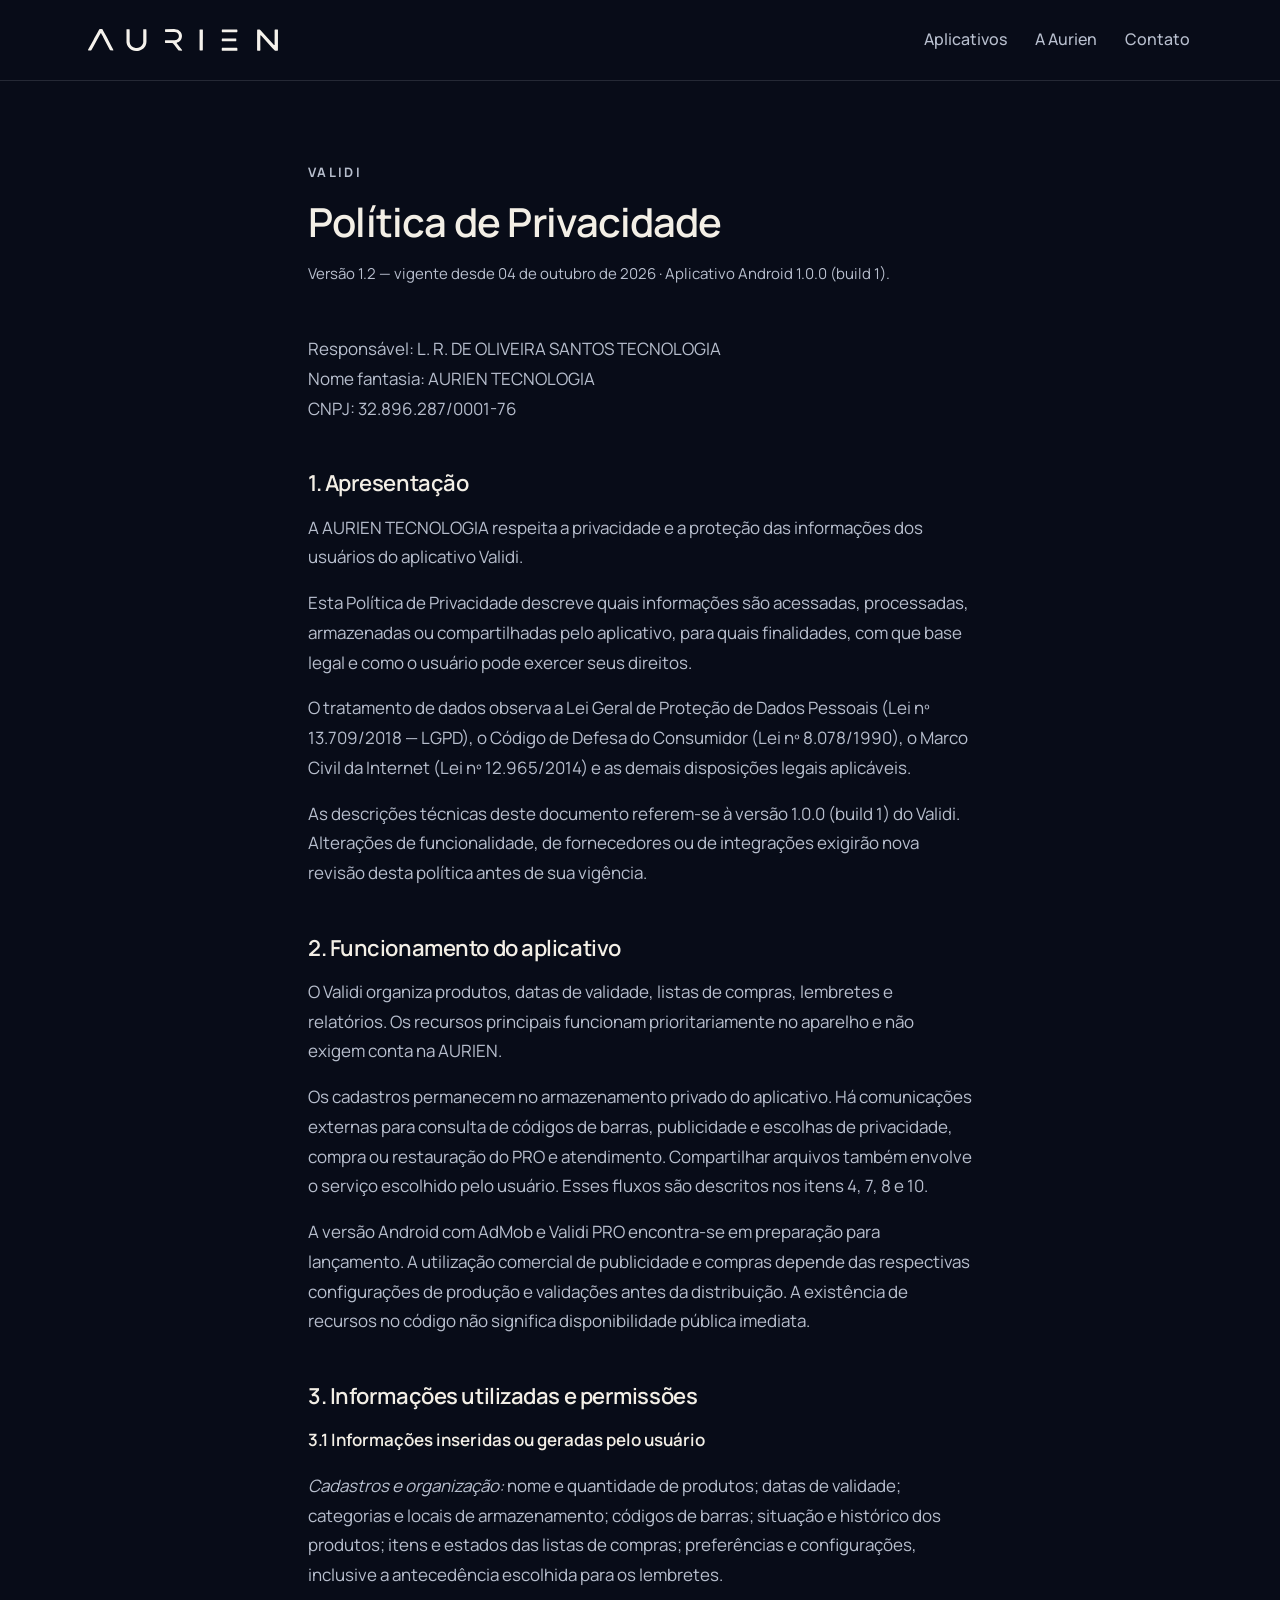
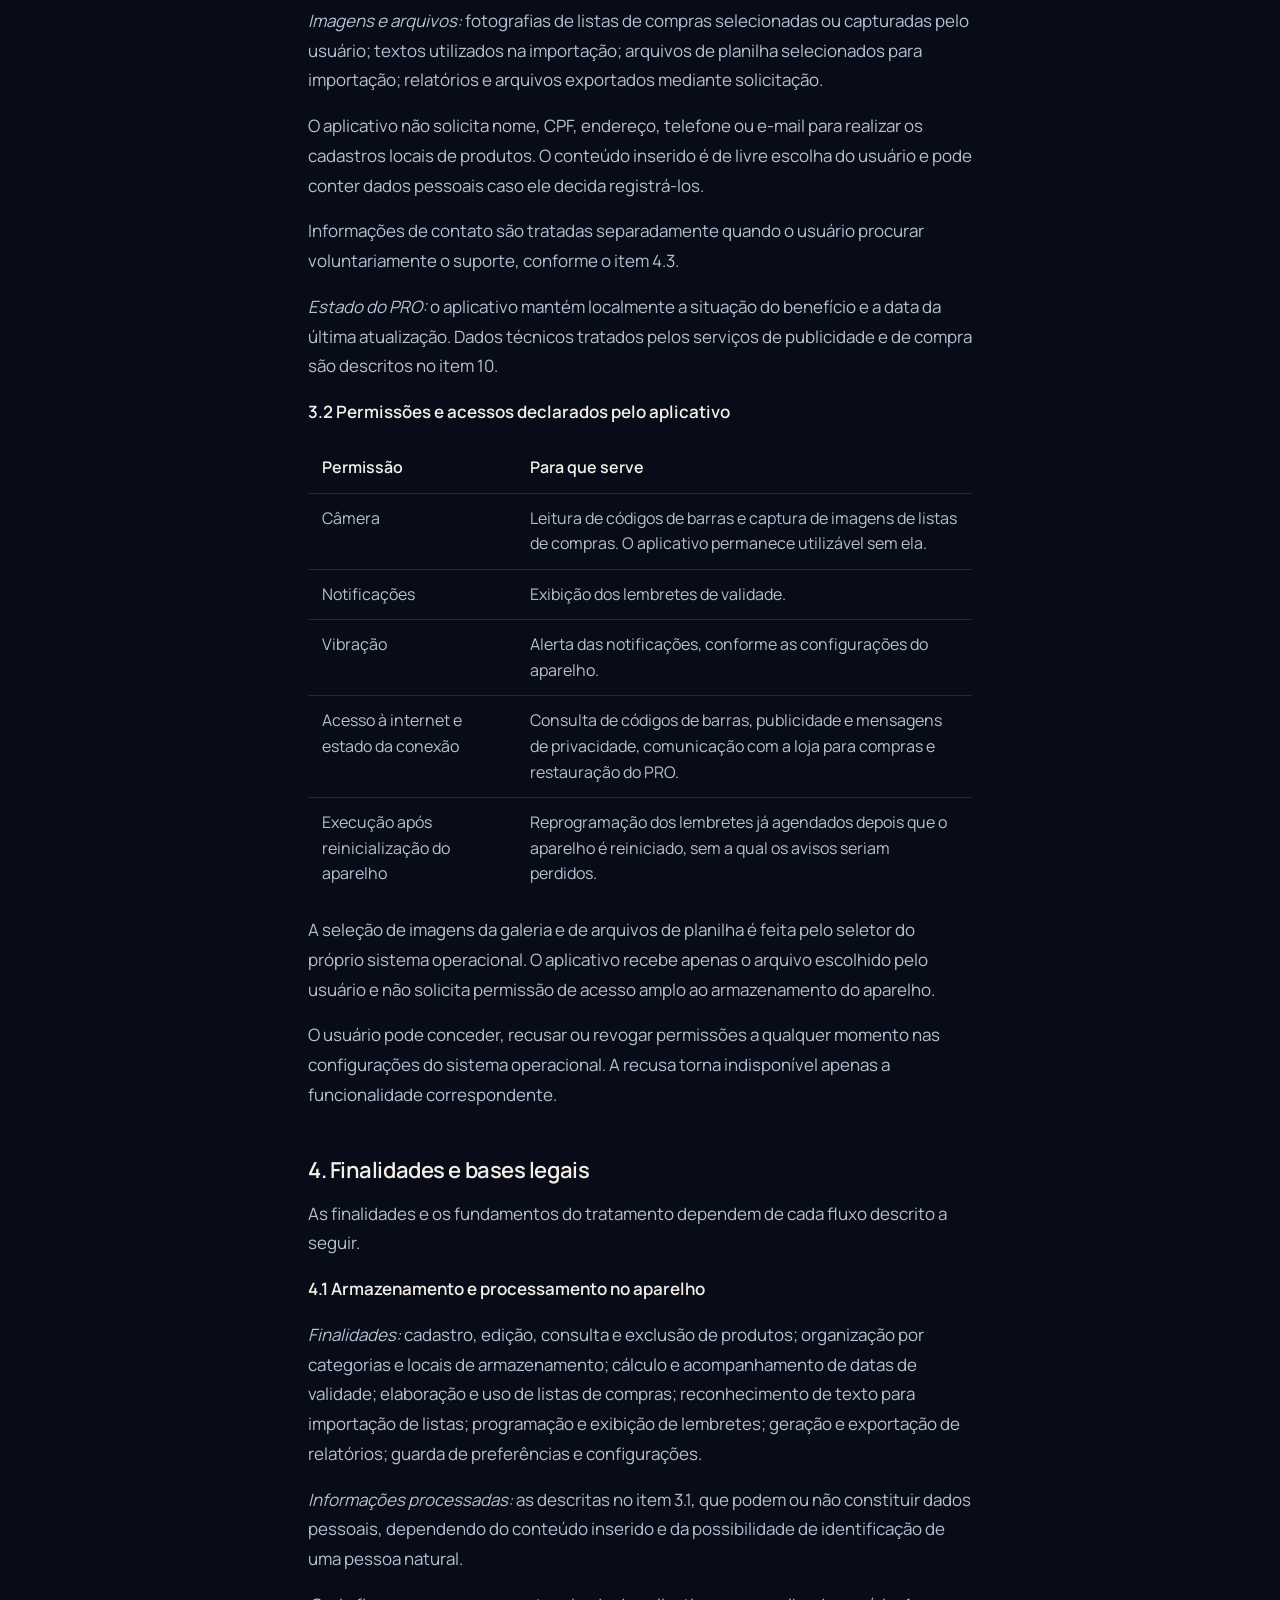
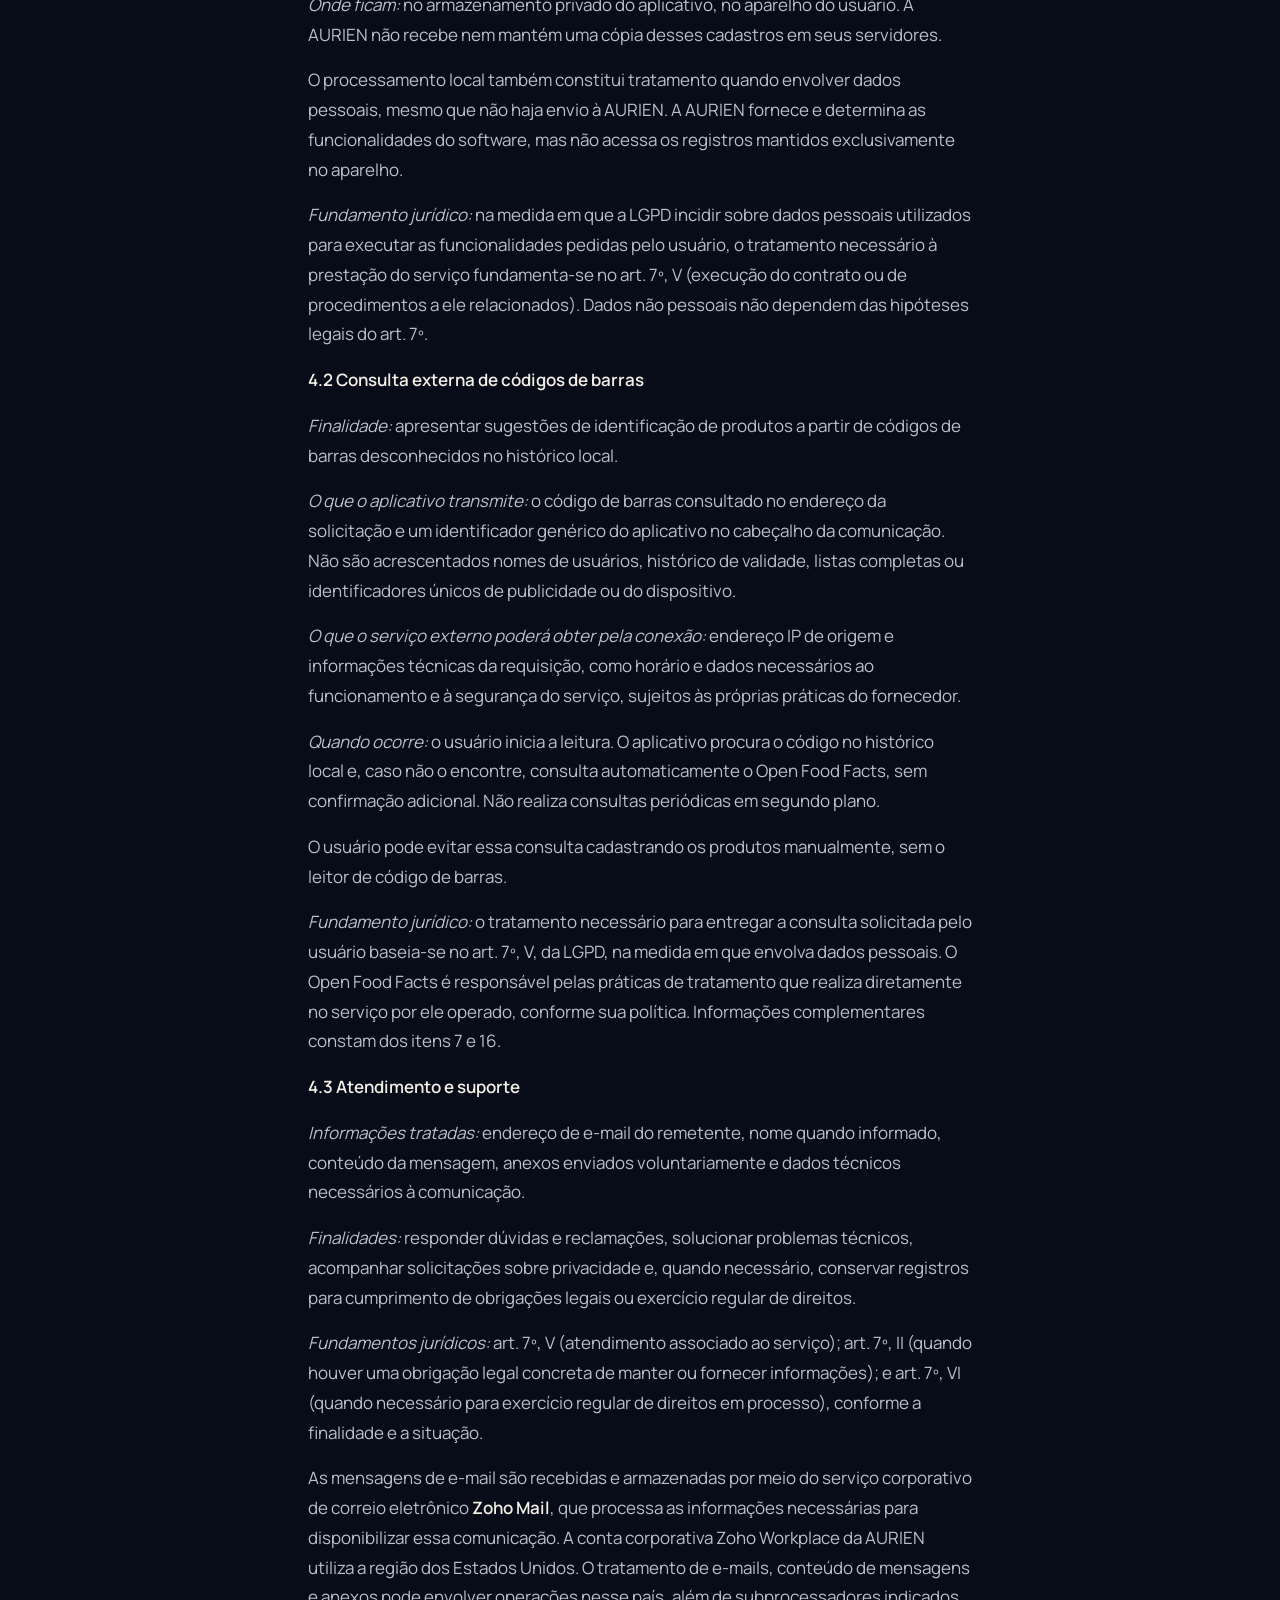
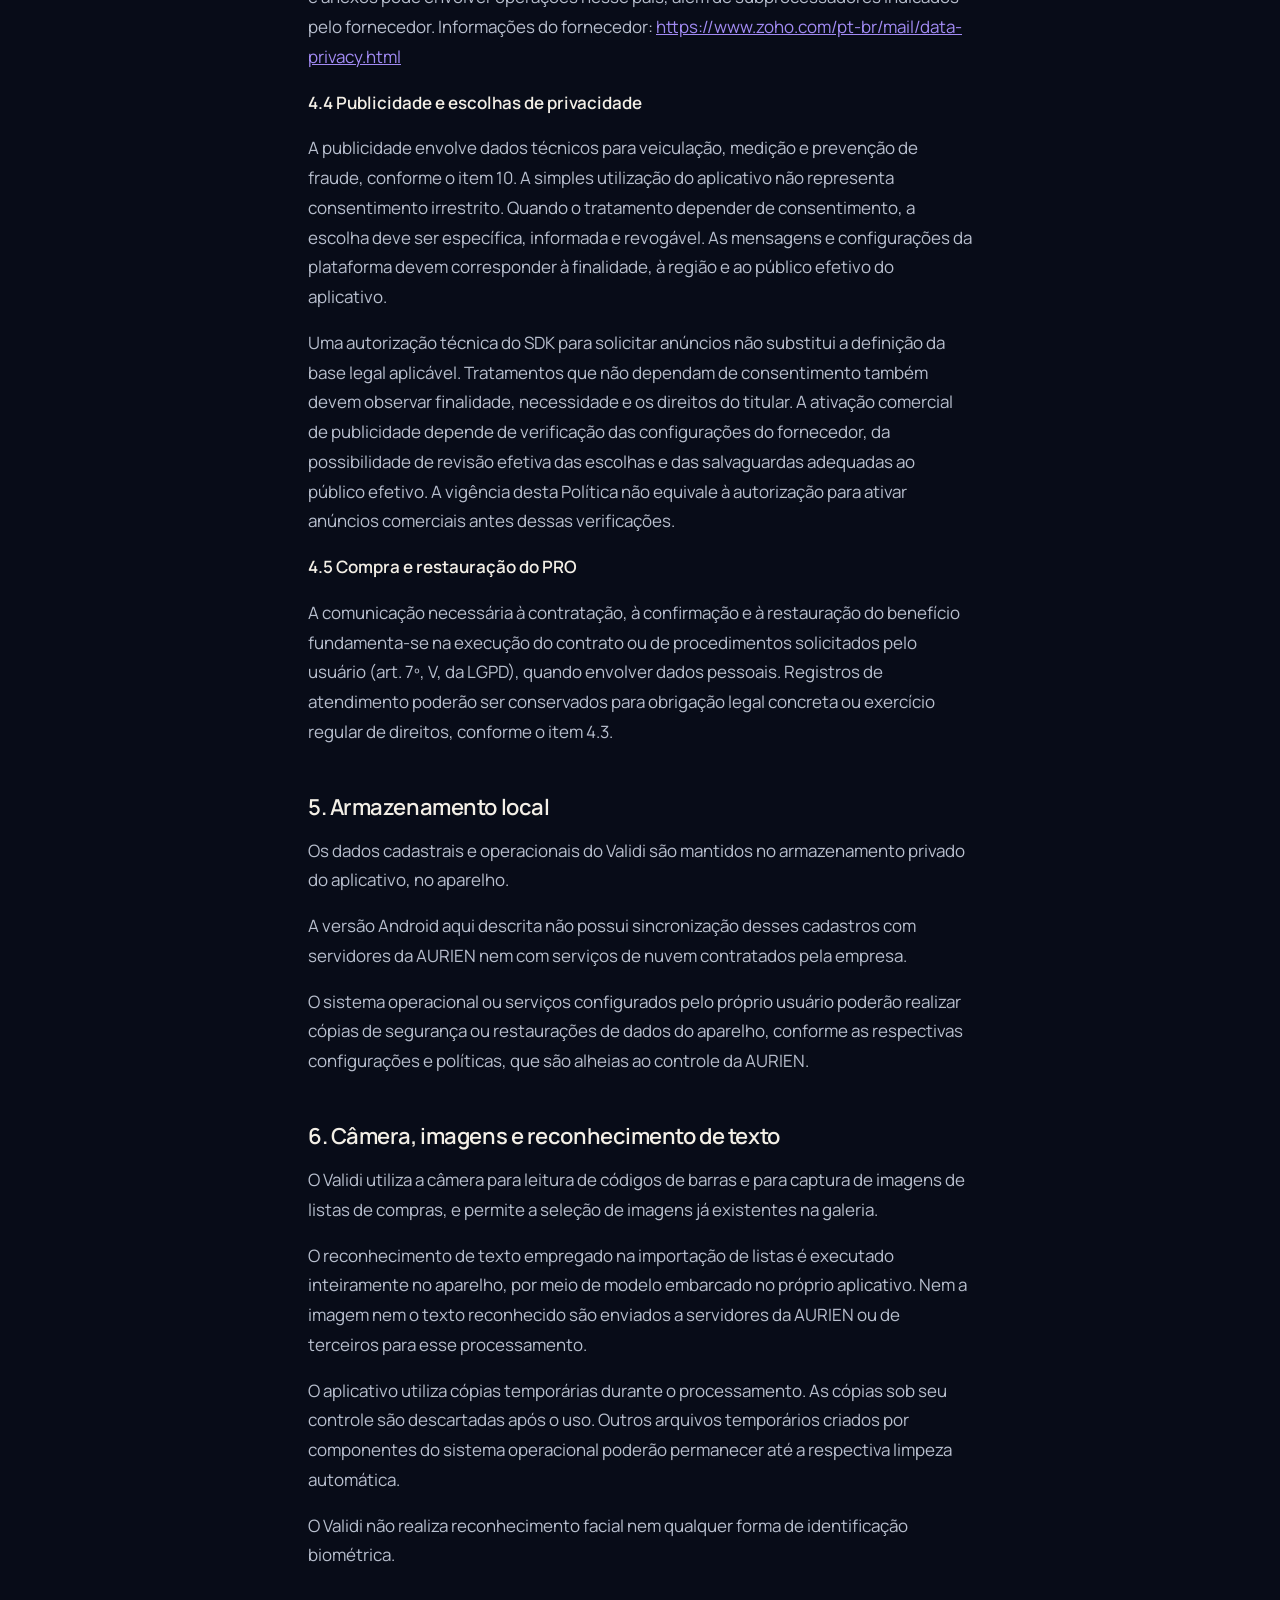
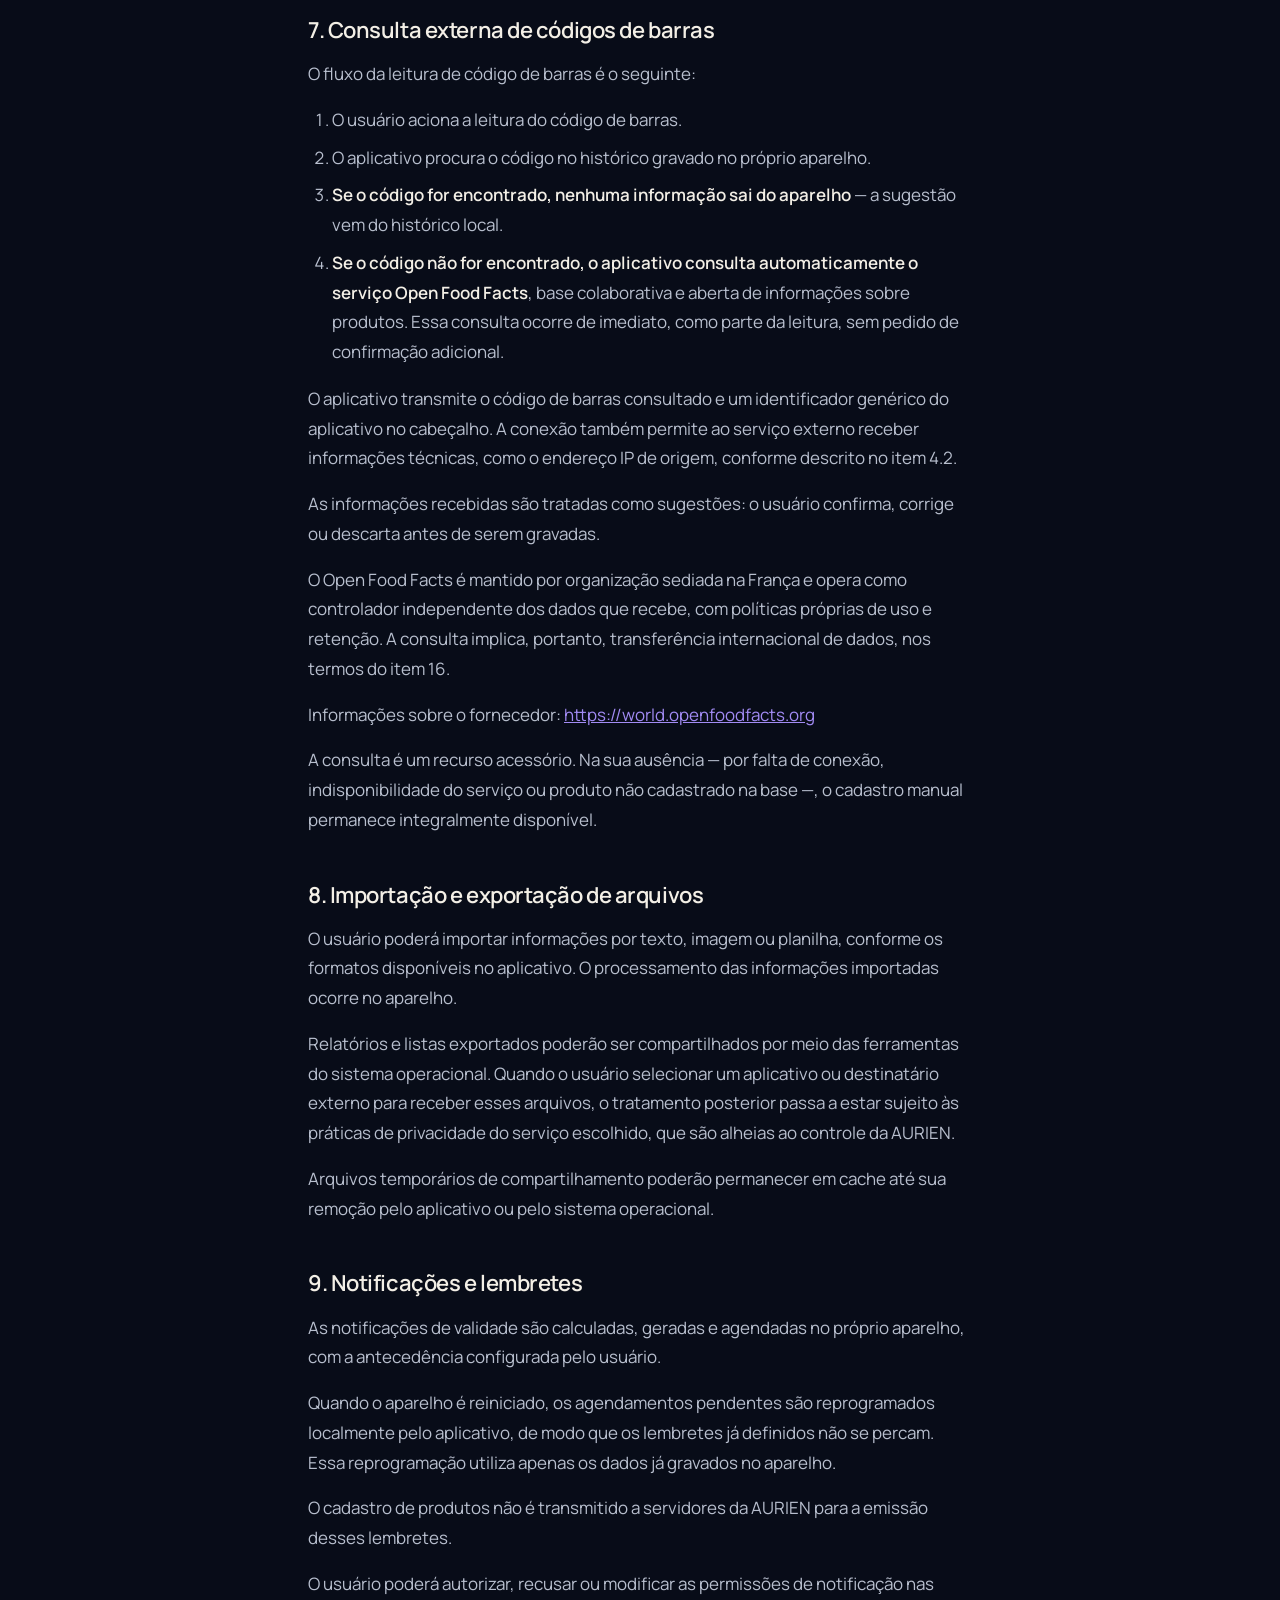
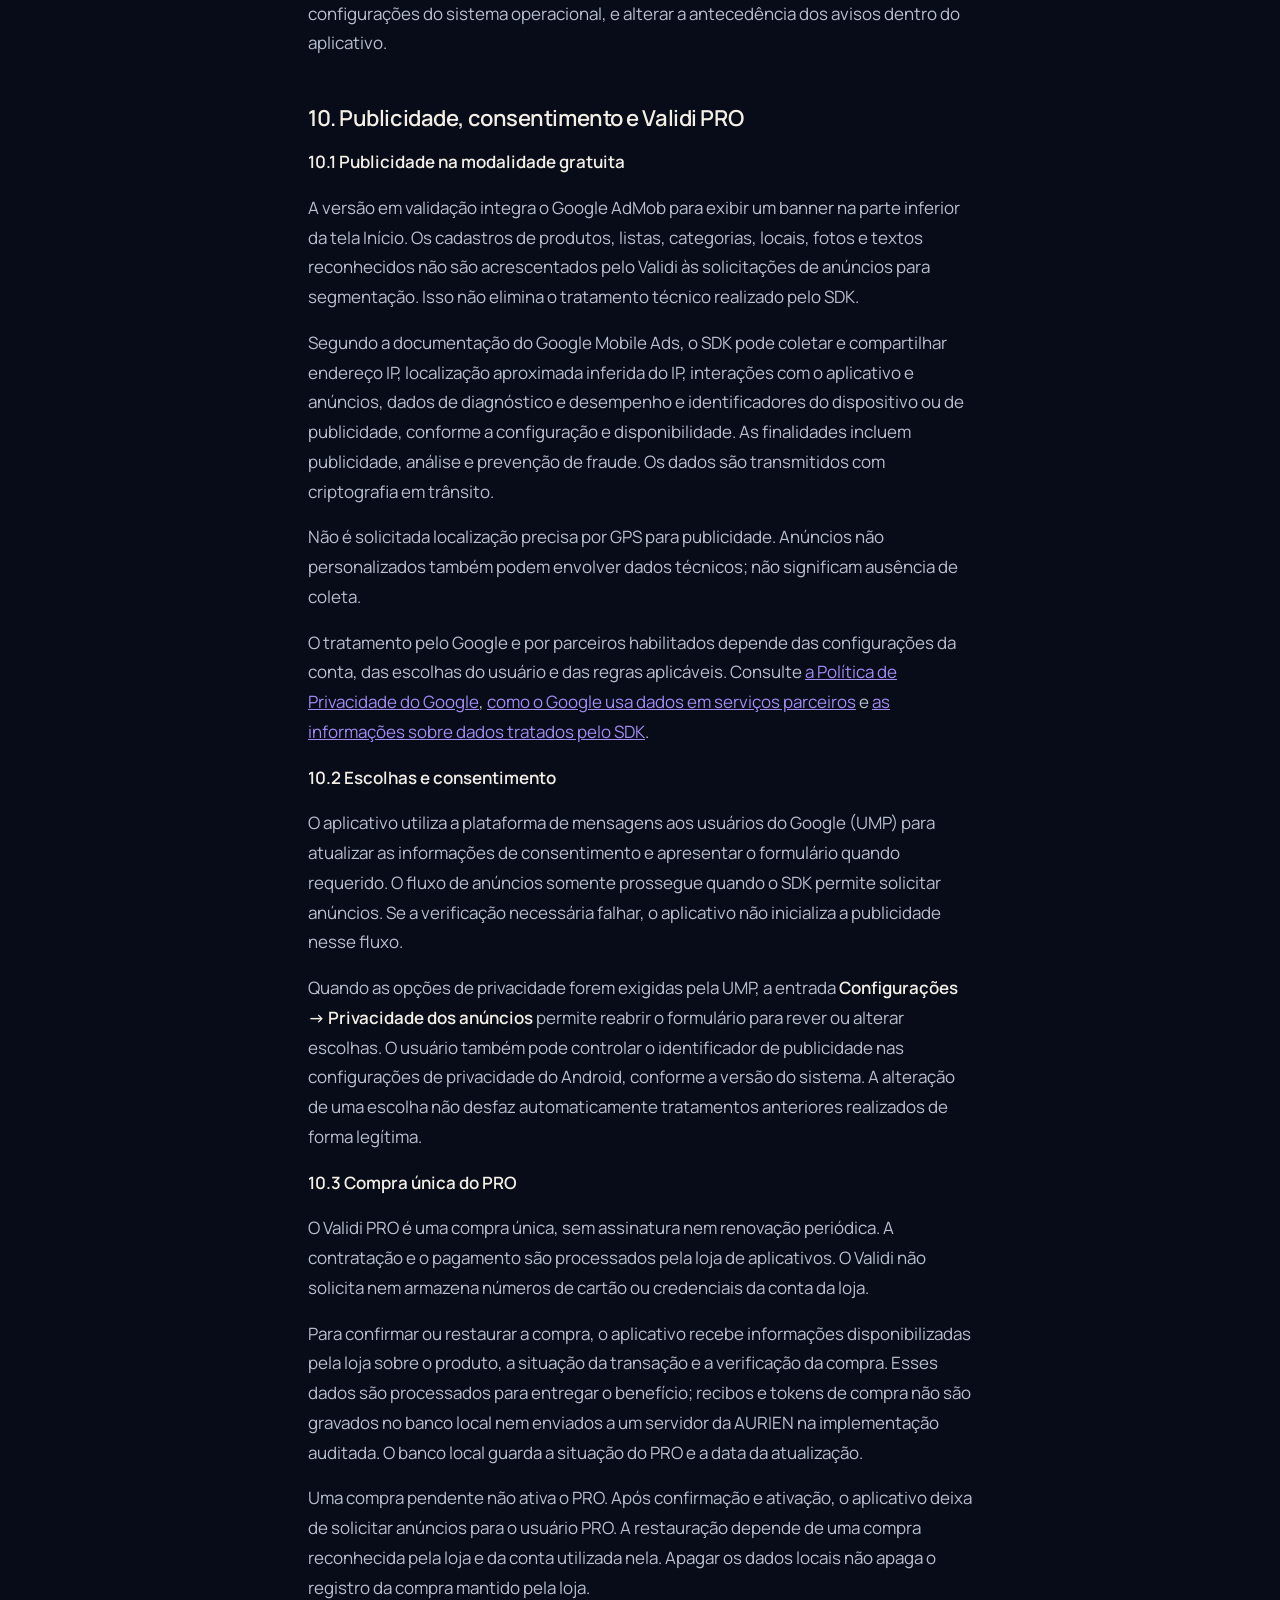
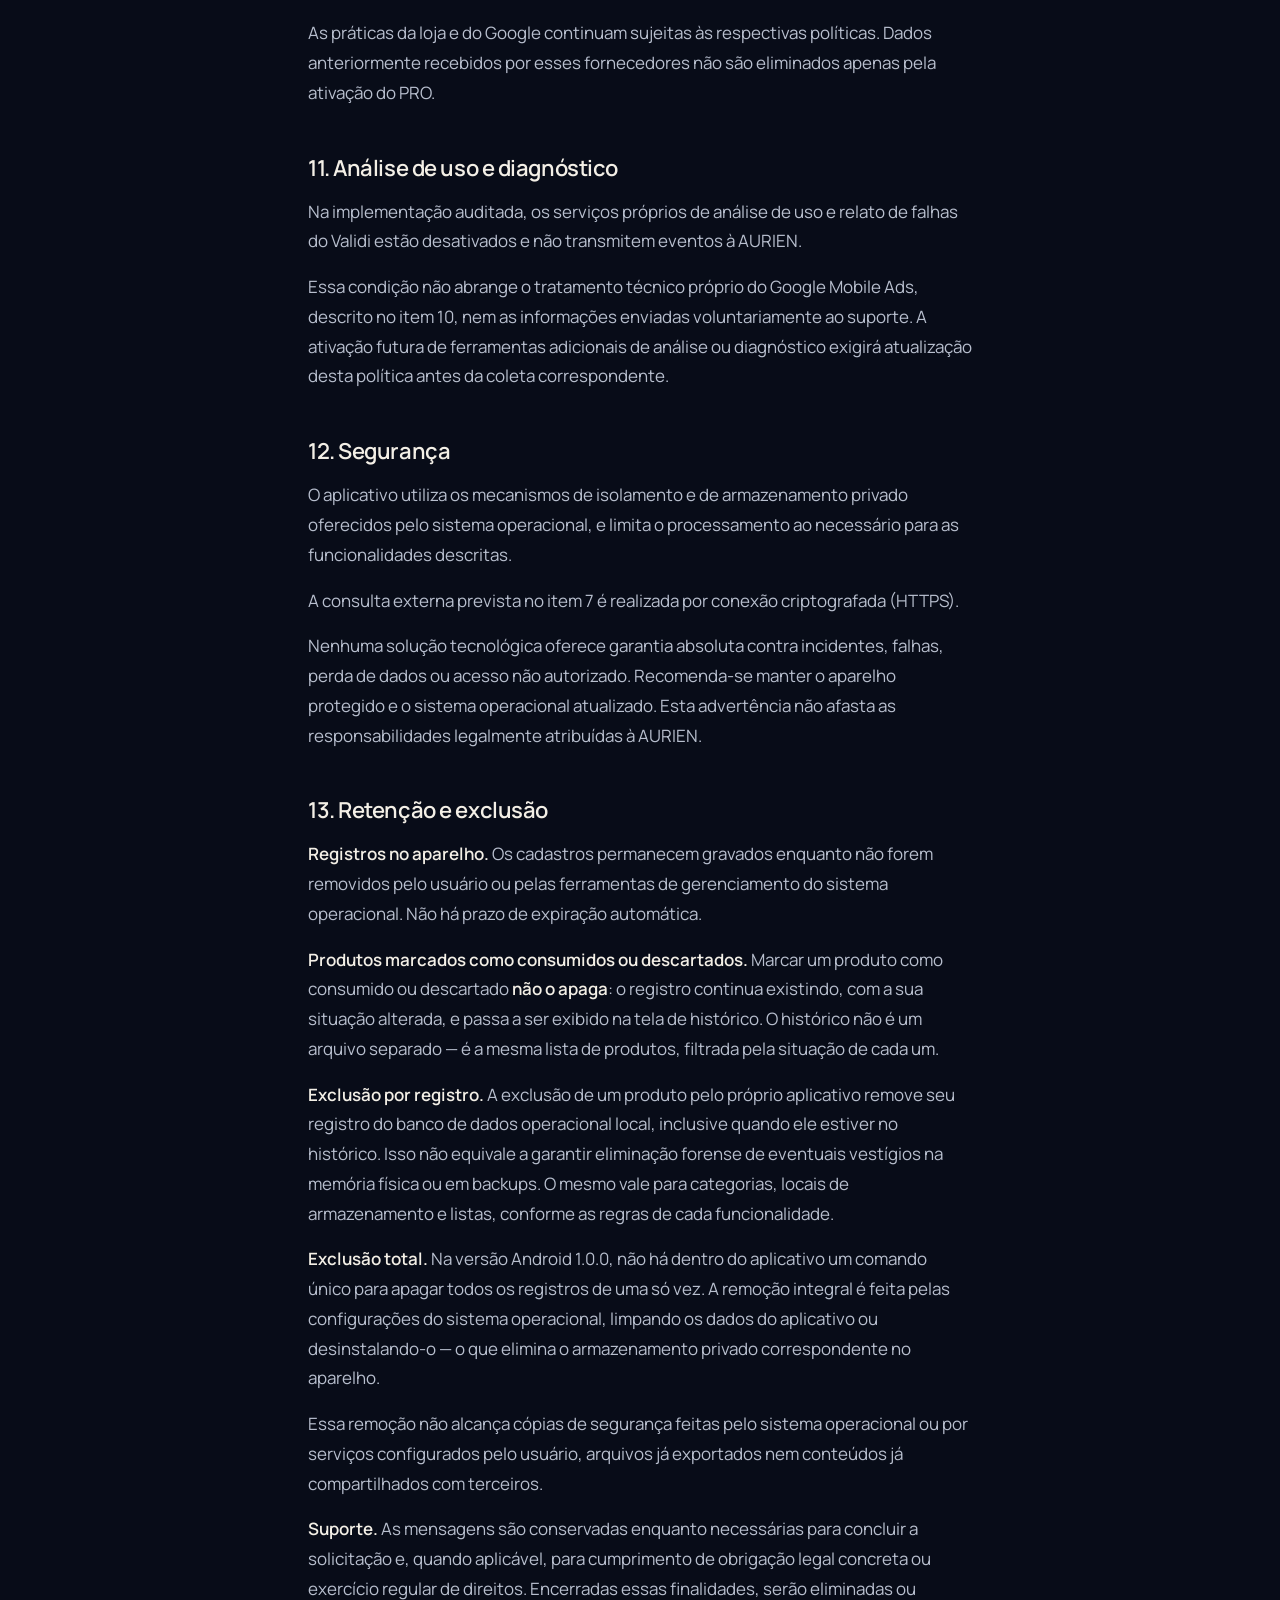
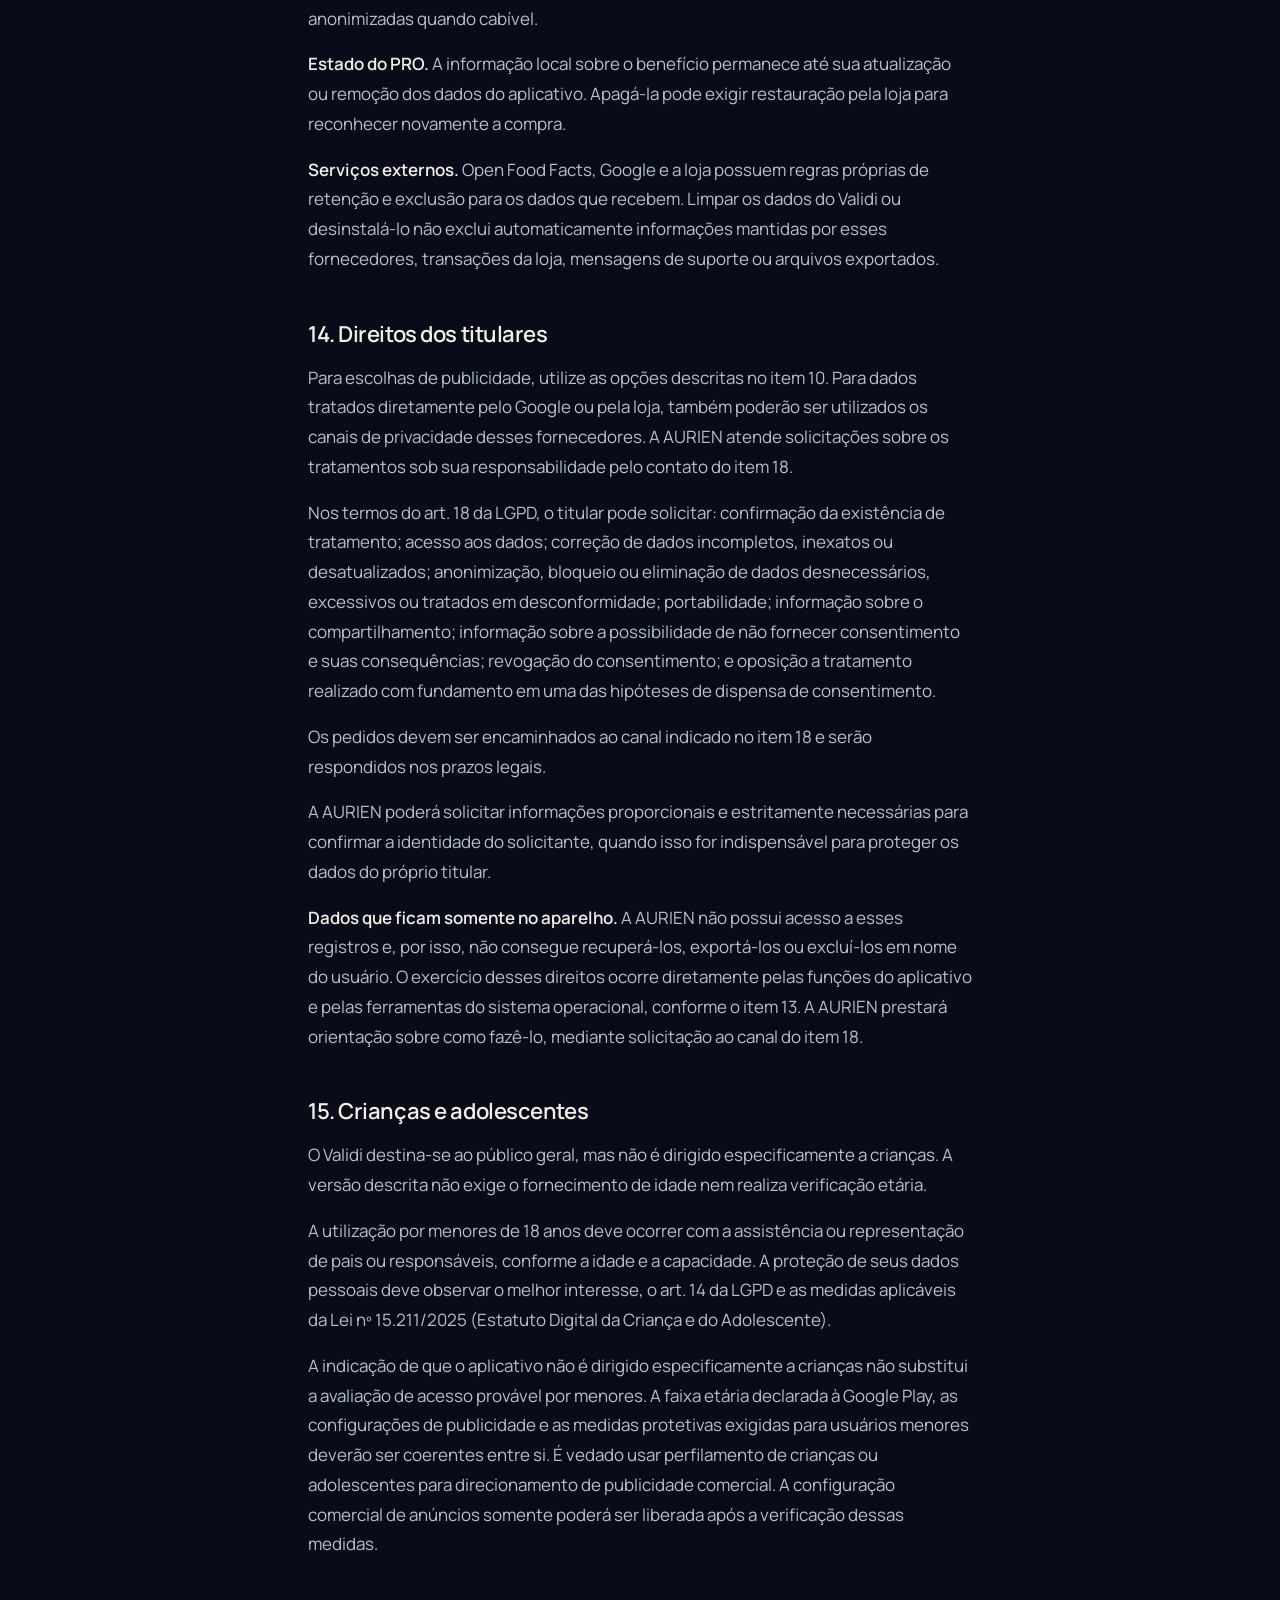
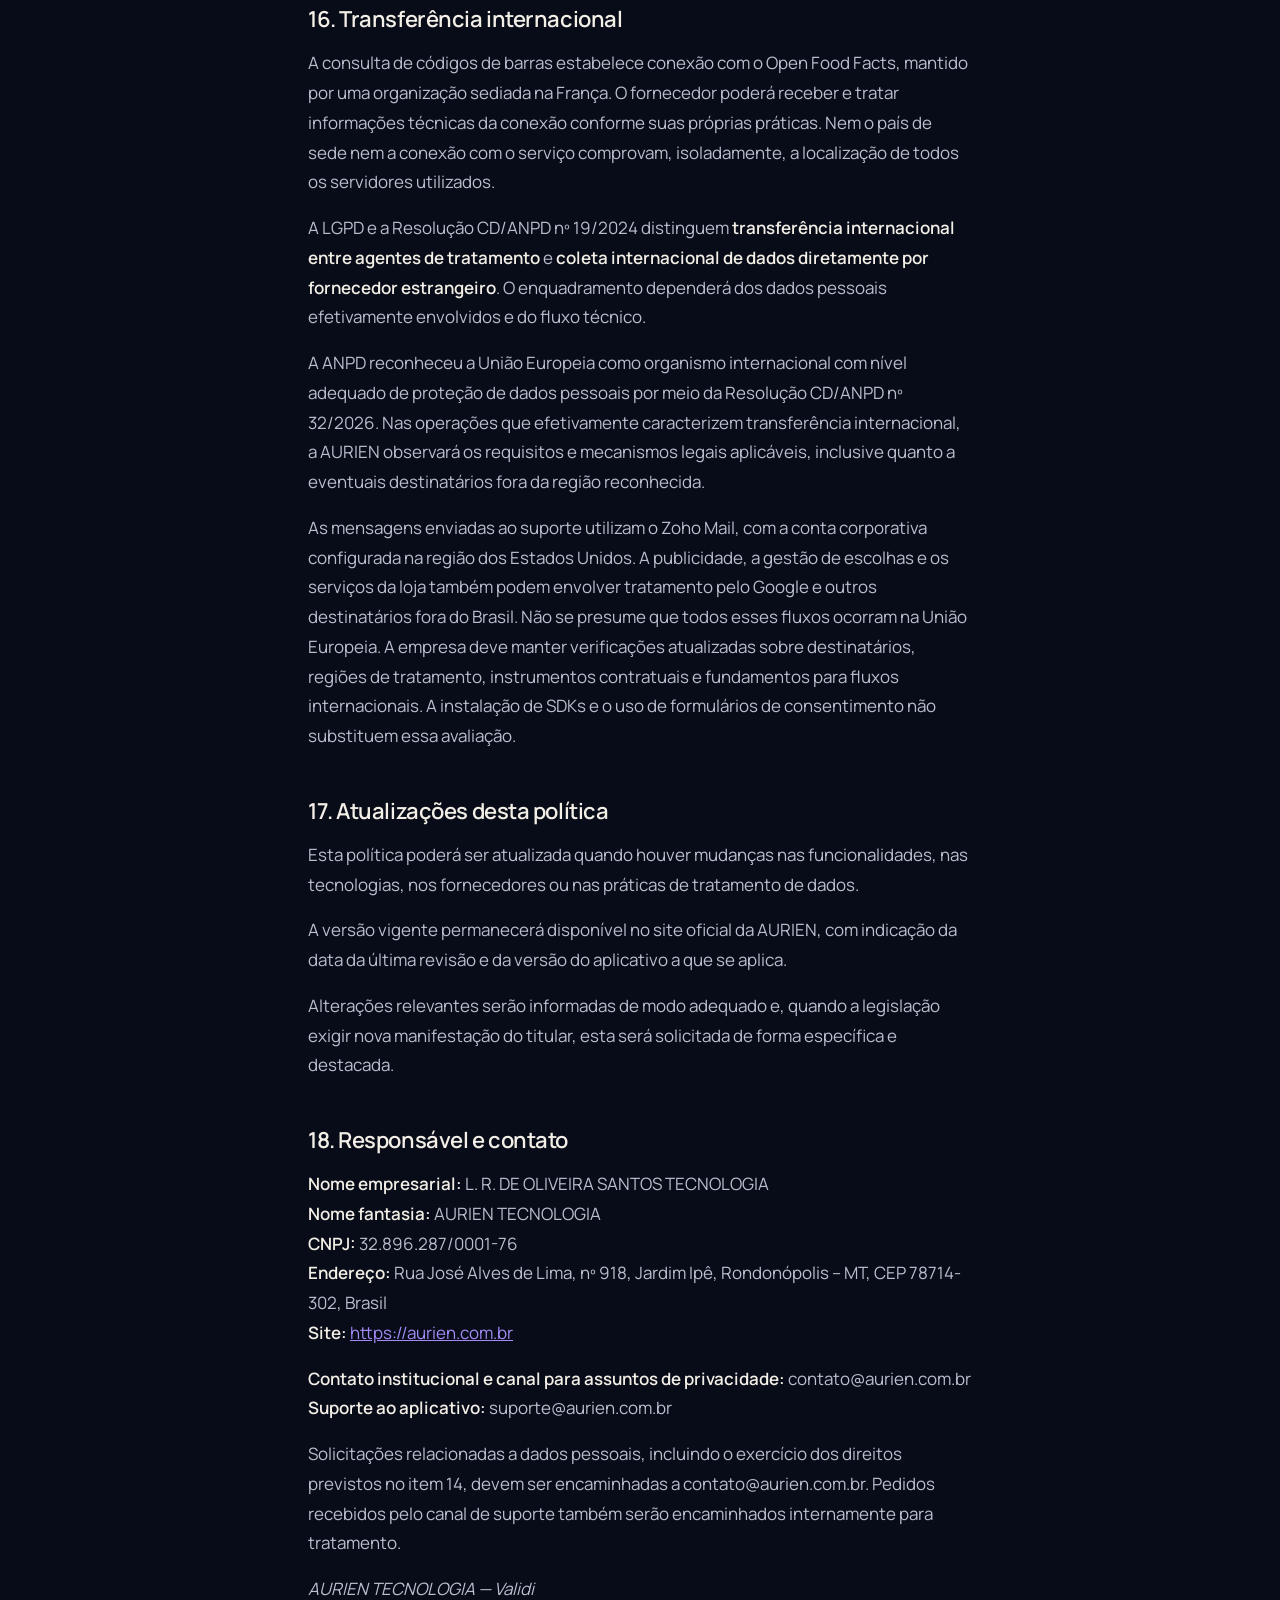
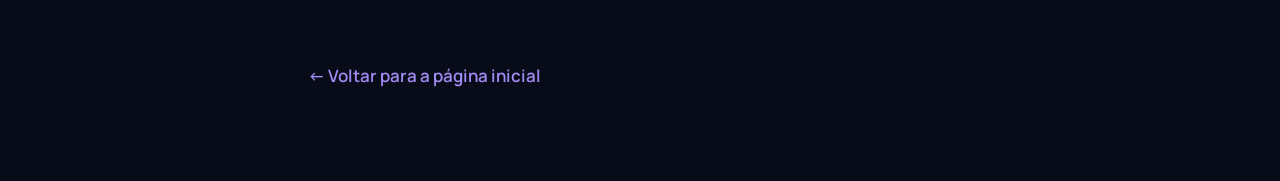
<file: privacidade/validi/index.html>
<!doctype html>
<html lang="pt-BR">
<head>
<meta charset="utf-8">
<meta name="viewport" content="width=device-width, initial-scale=1">
<title>Política de Privacidade do Validi — Aurien</title>
<meta name="description" content="Política de Privacidade do Validi, aplicativo da AURIEN TECNOLOGIA: dados, anúncios, consentimento e direitos dos titulares.">
<link rel="icon" href="../../assets/marca/aurien-favicon.svg">
<link rel="preconnect" href="https://fonts.googleapis.com">
<link rel="preconnect" href="https://fonts.gstatic.com" crossorigin>
<link href="https://fonts.googleapis.com/css2?family=Manrope:wght@400;500;600;700&display=swap" rel="stylesheet">
<link rel="stylesheet" href="../../styles.css">
</head>
<body>

<header class="topo">
  <div class="limite topo__linha">
    <a class="topo__marca" href="../../" aria-label="Aurien, página inicial">
      <img src="../../assets/marca/aurien-lettering-marfim.svg" width="6002" height="706" alt="Aurien">
    </a>
    <nav aria-label="Principal">
      <ul class="menu">
        <li><a href="../../#aplicativos">Aplicativos</a></li>
        <li><a href="../../#sobre">A Aurien</a></li>
        <li><a href="../../#contato">Contato</a></li>
      </ul>
    </nav>
  </div>
</header>

<main class="legal">
  <div class="legal__limite">

    <p class="sobrancelha">Validi</p>
    <h1 style="margin-top:var(--e2)">Política de Privacidade</h1>
    <p class="legal__data">Versão 1.2 — vigente desde 04 de outubro de 2026 · Aplicativo Android 1.0.0 (build 1).</p>

    <div class="legal__corpo">
<p>Responsável: L. R. DE OLIVEIRA SANTOS TECNOLOGIA<br>Nome fantasia: AURIEN TECNOLOGIA<br>CNPJ: 32.896.287/0001-76</p>
<section>
<h2>1. Apresentação</h2>
<p>A AURIEN TECNOLOGIA respeita a privacidade e a proteção das informações dos usuários do aplicativo Validi.</p>
<p>Esta Política de Privacidade descreve quais informações são acessadas, processadas, armazenadas ou compartilhadas pelo aplicativo, para quais finalidades, com que base legal e como o usuário pode exercer seus direitos.</p>
<p>O tratamento de dados observa a Lei Geral de Proteção de Dados Pessoais (Lei nº 13.709/2018 — LGPD), o Código de Defesa do Consumidor (Lei nº 8.078/1990), o Marco Civil da Internet (Lei nº 12.965/2014) e as demais disposições legais aplicáveis.</p>
<p>As descrições técnicas deste documento referem-se à versão 1.0.0 (build 1) do Validi. Alterações de funcionalidade, de fornecedores ou de integrações exigirão nova revisão desta política antes de sua vigência.</p>
</section>
<section>
<h2>2. Funcionamento do aplicativo</h2>
<p>O Validi organiza produtos, datas de validade, listas de compras, lembretes e relatórios. Os recursos principais funcionam prioritariamente no aparelho e não exigem conta na AURIEN.</p>
<p>Os cadastros permanecem no armazenamento privado do aplicativo. Há comunicações externas para consulta de códigos de barras, publicidade e escolhas de privacidade, compra ou restauração do PRO e atendimento. Compartilhar arquivos também envolve o serviço escolhido pelo usuário. Esses fluxos são descritos nos itens 4, 7, 8 e 10.</p>
<p>A versão Android com AdMob e Validi PRO encontra-se em preparação para lançamento. A utilização comercial de publicidade e compras depende das respectivas configurações de produção e validações antes da distribuição. A existência de recursos no código não significa disponibilidade pública imediata.</p>
</section>
<section>
<h2>3. Informações utilizadas e permissões</h2>
<p><strong>3.1 Informações inseridas ou geradas pelo usuário</strong></p>
<p><em>Cadastros e organização:</em> nome e quantidade de produtos; datas de validade; categorias e locais de armazenamento; códigos de barras; situação e histórico dos produtos; itens e estados das listas de compras; preferências e configurações, inclusive a antecedência escolhida para os lembretes.</p>
<p><em>Imagens e arquivos:</em> fotografias de listas de compras selecionadas ou capturadas pelo usuário; textos utilizados na importação; arquivos de planilha selecionados para importação; relatórios e arquivos exportados mediante solicitação.</p>
<p>O aplicativo não solicita nome, CPF, endereço, telefone ou e-mail para realizar os cadastros locais de produtos. O conteúdo inserido é de livre escolha do usuário e pode conter dados pessoais caso ele decida registrá-los.</p>
<p>Informações de contato são tratadas separadamente quando o usuário procurar voluntariamente o suporte, conforme o item 4.3.</p>
<p><em>Estado do PRO:</em> o aplicativo mantém localmente a situação do benefício e a data da última atualização. Dados técnicos tratados pelos serviços de publicidade e de compra são descritos no item 10.</p>
<p><strong>3.2 Permissões e acessos declarados pelo aplicativo</strong></p>
<table><thead><tr><th>Permissão</th><th>Para que serve</th></tr></thead><tbody><tr><td>Câmera</td><td>Leitura de códigos de barras e captura de imagens de listas de compras. O aplicativo permanece utilizável sem ela.</td></tr><tr><td>Notificações</td><td>Exibição dos lembretes de validade.</td></tr><tr><td>Vibração</td><td>Alerta das notificações, conforme as configurações do aparelho.</td></tr><tr><td>Acesso à internet e estado da conexão</td><td>Consulta de códigos de barras, publicidade e mensagens de privacidade, comunicação com a loja para compras e restauração do PRO.</td></tr><tr><td>Execução após reinicialização do aparelho</td><td>Reprogramação dos lembretes já agendados depois que o aparelho é reiniciado, sem a qual os avisos seriam perdidos.</td></tr></tbody></table>
<p>A seleção de imagens da galeria e de arquivos de planilha é feita pelo seletor do próprio sistema operacional. O aplicativo recebe apenas o arquivo escolhido pelo usuário e não solicita permissão de acesso amplo ao armazenamento do aparelho.</p>
<p>O usuário pode conceder, recusar ou revogar permissões a qualquer momento nas configurações do sistema operacional. A recusa torna indisponível apenas a funcionalidade correspondente.</p>
</section>
<section>
<h2>4. Finalidades e bases legais</h2>
<p>As finalidades e os fundamentos do tratamento dependem de cada fluxo descrito a seguir.</p>
<p><strong>4.1 Armazenamento e processamento no aparelho</strong></p>
<p><em>Finalidades:</em> cadastro, edição, consulta e exclusão de produtos; organização por categorias e locais de armazenamento; cálculo e acompanhamento de datas de validade; elaboração e uso de listas de compras; reconhecimento de texto para importação de listas; programação e exibição de lembretes; geração e exportação de relatórios; guarda de preferências e configurações.</p>
<p><em>Informações processadas:</em> as descritas no item 3.1, que podem ou não constituir dados pessoais, dependendo do conteúdo inserido e da possibilidade de identificação de uma pessoa natural.</p>
<p><em>Onde ficam:</em> no armazenamento privado do aplicativo, no aparelho do usuário. A AURIEN não recebe nem mantém uma cópia desses cadastros em seus servidores.</p>
<p>O processamento local também constitui tratamento quando envolver dados pessoais, mesmo que não haja envio à AURIEN. A AURIEN fornece e determina as funcionalidades do software, mas não acessa os registros mantidos exclusivamente no aparelho.</p>
<p><em>Fundamento jurídico:</em> na medida em que a LGPD incidir sobre dados pessoais utilizados para executar as funcionalidades pedidas pelo usuário, o tratamento necessário à prestação do serviço fundamenta-se no art. 7º, V (execução do contrato ou de procedimentos a ele relacionados). Dados não pessoais não dependem das hipóteses legais do art. 7º.</p>
<p><strong>4.2 Consulta externa de códigos de barras</strong></p>
<p><em>Finalidade:</em> apresentar sugestões de identificação de produtos a partir de códigos de barras desconhecidos no histórico local.</p>
<p><em>O que o aplicativo transmite:</em> o código de barras consultado no endereço da solicitação e um identificador genérico do aplicativo no cabeçalho da comunicação. Não são acrescentados nomes de usuários, histórico de validade, listas completas ou identificadores únicos de publicidade ou do dispositivo.</p>
<p><em>O que o serviço externo poderá obter pela conexão:</em> endereço IP de origem e informações técnicas da requisição, como horário e dados necessários ao funcionamento e à segurança do serviço, sujeitos às próprias práticas do fornecedor.</p>
<p><em>Quando ocorre:</em> o usuário inicia a leitura. O aplicativo procura o código no histórico local e, caso não o encontre, consulta automaticamente o Open Food Facts, sem confirmação adicional. Não realiza consultas periódicas em segundo plano.</p>
<p>O usuário pode evitar essa consulta cadastrando os produtos manualmente, sem o leitor de código de barras.</p>
<p><em>Fundamento jurídico:</em> o tratamento necessário para entregar a consulta solicitada pelo usuário baseia-se no art. 7º, V, da LGPD, na medida em que envolva dados pessoais. O Open Food Facts é responsável pelas práticas de tratamento que realiza diretamente no serviço por ele operado, conforme sua política. Informações complementares constam dos itens 7 e 16.</p>
<p><strong>4.3 Atendimento e suporte</strong></p>
<p><em>Informações tratadas:</em> endereço de e-mail do remetente, nome quando informado, conteúdo da mensagem, anexos enviados voluntariamente e dados técnicos necessários à comunicação.</p>
<p><em>Finalidades:</em> responder dúvidas e reclamações, solucionar problemas técnicos, acompanhar solicitações sobre privacidade e, quando necessário, conservar registros para cumprimento de obrigações legais ou exercício regular de direitos.</p>
<p><em>Fundamentos jurídicos:</em> art. 7º, V (atendimento associado ao serviço); art. 7º, II (quando houver uma obrigação legal concreta de manter ou fornecer informações); e art. 7º, VI (quando necessário para exercício regular de direitos em processo), conforme a finalidade e a situação.</p>
<p>As mensagens de e-mail são recebidas e armazenadas por meio do serviço corporativo de correio eletrônico <strong>Zoho Mail</strong>, que processa as informações necessárias para disponibilizar essa comunicação. A conta corporativa Zoho Workplace da AURIEN utiliza a região dos Estados Unidos. O tratamento de e-mails, conteúdo de mensagens e anexos pode envolver operações nesse país, além de subprocessadores indicados pelo fornecedor. Informações do fornecedor: <a href="https://www.zoho.com/pt-br/mail/data-privacy.html">https://www.zoho.com/pt-br/mail/data-privacy.html</a></p>
<p><strong>4.4 Publicidade e escolhas de privacidade</strong></p>
<p>A publicidade envolve dados técnicos para veiculação, medição e prevenção de fraude, conforme o item 10. A simples utilização do aplicativo não representa consentimento irrestrito. Quando o tratamento depender de consentimento, a escolha deve ser específica, informada e revogável. As mensagens e configurações da plataforma devem corresponder à finalidade, à região e ao público efetivo do aplicativo.</p>
<p>Uma autorização técnica do SDK para solicitar anúncios não substitui a definição da base legal aplicável. Tratamentos que não dependam de consentimento também devem observar finalidade, necessidade e os direitos do titular. A ativação comercial de publicidade depende de verificação das configurações do fornecedor, da possibilidade de revisão efetiva das escolhas e das salvaguardas adequadas ao público efetivo. A vigência desta Política não equivale à autorização para ativar anúncios comerciais antes dessas verificações.</p>
<p><strong>4.5 Compra e restauração do PRO</strong></p>
<p>A comunicação necessária à contratação, à confirmação e à restauração do benefício fundamenta-se na execução do contrato ou de procedimentos solicitados pelo usuário (art. 7º, V, da LGPD), quando envolver dados pessoais. Registros de atendimento poderão ser conservados para obrigação legal concreta ou exercício regular de direitos, conforme o item 4.3.</p>
</section>
<section>
<h2>5. Armazenamento local</h2>
<p>Os dados cadastrais e operacionais do Validi são mantidos no armazenamento privado do aplicativo, no aparelho.</p>
<p>A versão Android aqui descrita não possui sincronização desses cadastros com servidores da AURIEN nem com serviços de nuvem contratados pela empresa.</p>
<p>O sistema operacional ou serviços configurados pelo próprio usuário poderão realizar cópias de segurança ou restaurações de dados do aparelho, conforme as respectivas configurações e políticas, que são alheias ao controle da AURIEN.</p>
</section>
<section>
<h2>6. Câmera, imagens e reconhecimento de texto</h2>
<p>O Validi utiliza a câmera para leitura de códigos de barras e para captura de imagens de listas de compras, e permite a seleção de imagens já existentes na galeria.</p>
<p>O reconhecimento de texto empregado na importação de listas é executado inteiramente no aparelho, por meio de modelo embarcado no próprio aplicativo. Nem a imagem nem o texto reconhecido são enviados a servidores da AURIEN ou de terceiros para esse processamento.</p>
<p>O aplicativo utiliza cópias temporárias durante o processamento. As cópias sob seu controle são descartadas após o uso. Outros arquivos temporários criados por componentes do sistema operacional poderão permanecer até a respectiva limpeza automática.</p>
<p>O Validi não realiza reconhecimento facial nem qualquer forma de identificação biométrica.</p>
</section>
<section>
<h2>7. Consulta externa de códigos de barras</h2>
<p>O fluxo da leitura de código de barras é o seguinte:</p>
<ol><li>O usuário aciona a leitura do código de barras.</li><li>O aplicativo procura o código no histórico gravado no próprio aparelho.</li><li><strong>Se o código for encontrado, nenhuma informação sai do aparelho</strong> — a sugestão vem do histórico local.</li><li><strong>Se o código não for encontrado, o aplicativo consulta automaticamente o serviço Open Food Facts</strong>, base colaborativa e aberta de informações sobre produtos. Essa consulta ocorre de imediato, como parte da leitura, sem pedido de confirmação adicional.</li></ol>
<p>O aplicativo transmite o código de barras consultado e um identificador genérico do aplicativo no cabeçalho. A conexão também permite ao serviço externo receber informações técnicas, como o endereço IP de origem, conforme descrito no item 4.2.</p>
<p>As informações recebidas são tratadas como sugestões: o usuário confirma, corrige ou descarta antes de serem gravadas.</p>
<p>O Open Food Facts é mantido por organização sediada na França e opera como controlador independente dos dados que recebe, com políticas próprias de uso e retenção. A consulta implica, portanto, transferência internacional de dados, nos termos do item 16.</p>
<p>Informações sobre o fornecedor: <a href="https://world.openfoodfacts.org">https://world.openfoodfacts.org</a></p>
<p>A consulta é um recurso acessório. Na sua ausência — por falta de conexão, indisponibilidade do serviço ou produto não cadastrado na base —, o cadastro manual permanece integralmente disponível.</p>
</section>
<section>
<h2>8. Importação e exportação de arquivos</h2>
<p>O usuário poderá importar informações por texto, imagem ou planilha, conforme os formatos disponíveis no aplicativo. O processamento das informações importadas ocorre no aparelho.</p>
<p>Relatórios e listas exportados poderão ser compartilhados por meio das ferramentas do sistema operacional. Quando o usuário selecionar um aplicativo ou destinatário externo para receber esses arquivos, o tratamento posterior passa a estar sujeito às práticas de privacidade do serviço escolhido, que são alheias ao controle da AURIEN.</p>
<p>Arquivos temporários de compartilhamento poderão permanecer em cache até sua remoção pelo aplicativo ou pelo sistema operacional.</p>
</section>
<section>
<h2>9. Notificações e lembretes</h2>
<p>As notificações de validade são calculadas, geradas e agendadas no próprio aparelho, com a antecedência configurada pelo usuário.</p>
<p>Quando o aparelho é reiniciado, os agendamentos pendentes são reprogramados localmente pelo aplicativo, de modo que os lembretes já definidos não se percam. Essa reprogramação utiliza apenas os dados já gravados no aparelho.</p>
<p>O cadastro de produtos não é transmitido a servidores da AURIEN para a emissão desses lembretes.</p>
<p>O usuário poderá autorizar, recusar ou modificar as permissões de notificação nas configurações do sistema operacional, e alterar a antecedência dos avisos dentro do aplicativo.</p>
</section>
<section>
<h2>10. Publicidade, consentimento e Validi PRO</h2>
<p><strong>10.1 Publicidade na modalidade gratuita</strong></p>
<p>A versão em validação integra o Google AdMob para exibir um banner na parte inferior da tela Início. Os cadastros de produtos, listas, categorias, locais, fotos e textos reconhecidos não são acrescentados pelo Validi às solicitações de anúncios para segmentação. Isso não elimina o tratamento técnico realizado pelo SDK.</p>
<p>Segundo a documentação do Google Mobile Ads, o SDK pode coletar e compartilhar endereço IP, localização aproximada inferida do IP, interações com o aplicativo e anúncios, dados de diagnóstico e desempenho e identificadores do dispositivo ou de publicidade, conforme a configuração e disponibilidade. As finalidades incluem publicidade, análise e prevenção de fraude. Os dados são transmitidos com criptografia em trânsito.</p>
<p>Não é solicitada localização precisa por GPS para publicidade. Anúncios não personalizados também podem envolver dados técnicos; não significam ausência de coleta.</p>
<p>O tratamento pelo Google e por parceiros habilitados depende das configurações da conta, das escolhas do usuário e das regras aplicáveis. Consulte <a href="https://policies.google.com/privacy?hl=pt-BR">a Política de Privacidade do Google</a>, <a href="https://policies.google.com/technologies/partner-sites?hl=pt-BR">como o Google usa dados em serviços parceiros</a> e <a href="https://developers.google.com/admob/android/privacy/play-data-disclosure?hl=pt-BR">as informações sobre dados tratados pelo SDK</a>.</p>
<p><strong>10.2 Escolhas e consentimento</strong></p>
<p>O aplicativo utiliza a plataforma de mensagens aos usuários do Google (UMP) para atualizar as informações de consentimento e apresentar o formulário quando requerido. O fluxo de anúncios somente prossegue quando o SDK permite solicitar anúncios. Se a verificação necessária falhar, o aplicativo não inicializa a publicidade nesse fluxo.</p>
<p>Quando as opções de privacidade forem exigidas pela UMP, a entrada <strong>Configurações → Privacidade dos anúncios</strong> permite reabrir o formulário para rever ou alterar escolhas. O usuário também pode controlar o identificador de publicidade nas configurações de privacidade do Android, conforme a versão do sistema. A alteração de uma escolha não desfaz automaticamente tratamentos anteriores realizados de forma legítima.</p>
<p><strong>10.3 Compra única do PRO</strong></p>
<p>O Validi PRO é uma compra única, sem assinatura nem renovação periódica. A contratação e o pagamento são processados pela loja de aplicativos. O Validi não solicita nem armazena números de cartão ou credenciais da conta da loja.</p>
<p>Para confirmar ou restaurar a compra, o aplicativo recebe informações disponibilizadas pela loja sobre o produto, a situação da transação e a verificação da compra. Esses dados são processados para entregar o benefício; recibos e tokens de compra não são gravados no banco local nem enviados a um servidor da AURIEN na implementação auditada. O banco local guarda a situação do PRO e a data da atualização.</p>
<p>Uma compra pendente não ativa o PRO. Após confirmação e ativação, o aplicativo deixa de solicitar anúncios para o usuário PRO. A restauração depende de uma compra reconhecida pela loja e da conta utilizada nela. Apagar os dados locais não apaga o registro da compra mantido pela loja.</p>
<p>As práticas da loja e do Google continuam sujeitas às respectivas políticas. Dados anteriormente recebidos por esses fornecedores não são eliminados apenas pela ativação do PRO.</p>
</section>
<section>
<h2>11. Análise de uso e diagnóstico</h2>
<p>Na implementação auditada, os serviços próprios de análise de uso e relato de falhas do Validi estão desativados e não transmitem eventos à AURIEN.</p>
<p>Essa condição não abrange o tratamento técnico próprio do Google Mobile Ads, descrito no item 10, nem as informações enviadas voluntariamente ao suporte. A ativação futura de ferramentas adicionais de análise ou diagnóstico exigirá atualização desta política antes da coleta correspondente.</p>
</section>
<section>
<h2>12. Segurança</h2>
<p>O aplicativo utiliza os mecanismos de isolamento e de armazenamento privado oferecidos pelo sistema operacional, e limita o processamento ao necessário para as funcionalidades descritas.</p>
<p>A consulta externa prevista no item 7 é realizada por conexão criptografada (HTTPS).</p>
<p>Nenhuma solução tecnológica oferece garantia absoluta contra incidentes, falhas, perda de dados ou acesso não autorizado. Recomenda-se manter o aparelho protegido e o sistema operacional atualizado. Esta advertência não afasta as responsabilidades legalmente atribuídas à AURIEN.</p>
</section>
<section>
<h2>13. Retenção e exclusão</h2>
<p><strong>Registros no aparelho.</strong> Os cadastros permanecem gravados enquanto não forem removidos pelo usuário ou pelas ferramentas de gerenciamento do sistema operacional. Não há prazo de expiração automática.</p>
<p><strong>Produtos marcados como consumidos ou descartados.</strong> Marcar um produto como consumido ou descartado <strong>não o apaga</strong>: o registro continua existindo, com a sua situação alterada, e passa a ser exibido na tela de histórico. O histórico não é um arquivo separado — é a mesma lista de produtos, filtrada pela situação de cada um.</p>
<p><strong>Exclusão por registro.</strong> A exclusão de um produto pelo próprio aplicativo remove seu registro do banco de dados operacional local, inclusive quando ele estiver no histórico. Isso não equivale a garantir eliminação forense de eventuais vestígios na memória física ou em backups. O mesmo vale para categorias, locais de armazenamento e listas, conforme as regras de cada funcionalidade.</p>
<p><strong>Exclusão total.</strong> Na versão Android 1.0.0, não há dentro do aplicativo um comando único para apagar todos os registros de uma só vez. A remoção integral é feita pelas configurações do sistema operacional, limpando os dados do aplicativo ou desinstalando-o — o que elimina o armazenamento privado correspondente no aparelho.</p>
<p>Essa remoção não alcança cópias de segurança feitas pelo sistema operacional ou por serviços configurados pelo usuário, arquivos já exportados nem conteúdos já compartilhados com terceiros.</p>
<p><strong>Suporte.</strong> As mensagens são conservadas enquanto necessárias para concluir a solicitação e, quando aplicável, para cumprimento de obrigação legal concreta ou exercício regular de direitos. Encerradas essas finalidades, serão eliminadas ou anonimizadas quando cabível.</p>
<p><strong>Estado do PRO.</strong> A informação local sobre o benefício permanece até sua atualização ou remoção dos dados do aplicativo. Apagá-la pode exigir restauração pela loja para reconhecer novamente a compra.</p>
<p><strong>Serviços externos.</strong> Open Food Facts, Google e a loja possuem regras próprias de retenção e exclusão para os dados que recebem. Limpar os dados do Validi ou desinstalá-lo não exclui automaticamente informações mantidas por esses fornecedores, transações da loja, mensagens de suporte ou arquivos exportados.</p>
</section>
<section>
<h2>14. Direitos dos titulares</h2>
<p>Para escolhas de publicidade, utilize as opções descritas no item 10. Para dados tratados diretamente pelo Google ou pela loja, também poderão ser utilizados os canais de privacidade desses fornecedores. A AURIEN atende solicitações sobre os tratamentos sob sua responsabilidade pelo contato do item 18.</p>
<p>Nos termos do art. 18 da LGPD, o titular pode solicitar: confirmação da existência de tratamento; acesso aos dados; correção de dados incompletos, inexatos ou desatualizados; anonimização, bloqueio ou eliminação de dados desnecessários, excessivos ou tratados em desconformidade; portabilidade; informação sobre o compartilhamento; informação sobre a possibilidade de não fornecer consentimento e suas consequências; revogação do consentimento; e oposição a tratamento realizado com fundamento em uma das hipóteses de dispensa de consentimento.</p>
<p>Os pedidos devem ser encaminhados ao canal indicado no item 18 e serão respondidos nos prazos legais.</p>
<p>A AURIEN poderá solicitar informações proporcionais e estritamente necessárias para confirmar a identidade do solicitante, quando isso for indispensável para proteger os dados do próprio titular.</p>
<p><strong>Dados que ficam somente no aparelho.</strong> A AURIEN não possui acesso a esses registros e, por isso, não consegue recuperá-los, exportá-los ou excluí-los em nome do usuário. O exercício desses direitos ocorre diretamente pelas funções do aplicativo e pelas ferramentas do sistema operacional, conforme o item 13. A AURIEN prestará orientação sobre como fazê-lo, mediante solicitação ao canal do item 18.</p>
</section>
<section>
<h2>15. Crianças e adolescentes</h2>
<p>O Validi destina-se ao público geral, mas não é dirigido especificamente a crianças. A versão descrita não exige o fornecimento de idade nem realiza verificação etária.</p>
<p>A utilização por menores de 18 anos deve ocorrer com a assistência ou representação de pais ou responsáveis, conforme a idade e a capacidade. A proteção de seus dados pessoais deve observar o melhor interesse, o art. 14 da LGPD e as medidas aplicáveis da Lei nº 15.211/2025 (Estatuto Digital da Criança e do Adolescente).</p>
<p>A indicação de que o aplicativo não é dirigido especificamente a crianças não substitui a avaliação de acesso provável por menores. A faixa etária declarada à Google Play, as configurações de publicidade e as medidas protetivas exigidas para usuários menores deverão ser coerentes entre si. É vedado usar perfilamento de crianças ou adolescentes para direcionamento de publicidade comercial. A configuração comercial de anúncios somente poderá ser liberada após a verificação dessas medidas.</p>
</section>
<section>
<h2>16. Transferência internacional</h2>
<p>A consulta de códigos de barras estabelece conexão com o Open Food Facts, mantido por uma organização sediada na França. O fornecedor poderá receber e tratar informações técnicas da conexão conforme suas próprias práticas. Nem o país de sede nem a conexão com o serviço comprovam, isoladamente, a localização de todos os servidores utilizados.</p>
<p>A LGPD e a Resolução CD/ANPD nº 19/2024 distinguem <strong>transferência internacional entre agentes de tratamento</strong> e <strong>coleta internacional de dados diretamente por fornecedor estrangeiro</strong>. O enquadramento dependerá dos dados pessoais efetivamente envolvidos e do fluxo técnico.</p>
<p>A ANPD reconheceu a União Europeia como organismo internacional com nível adequado de proteção de dados pessoais por meio da Resolução CD/ANPD nº 32/2026. Nas operações que efetivamente caracterizem transferência internacional, a AURIEN observará os requisitos e mecanismos legais aplicáveis, inclusive quanto a eventuais destinatários fora da região reconhecida.</p>
<p>As mensagens enviadas ao suporte utilizam o Zoho Mail, com a conta corporativa configurada na região dos Estados Unidos. A publicidade, a gestão de escolhas e os serviços da loja também podem envolver tratamento pelo Google e outros destinatários fora do Brasil. Não se presume que todos esses fluxos ocorram na União Europeia. A empresa deve manter verificações atualizadas sobre destinatários, regiões de tratamento, instrumentos contratuais e fundamentos para fluxos internacionais. A instalação de SDKs e o uso de formulários de consentimento não substituem essa avaliação.</p>
</section>
<section>
<h2>17. Atualizações desta política</h2>
<p>Esta política poderá ser atualizada quando houver mudanças nas funcionalidades, nas tecnologias, nos fornecedores ou nas práticas de tratamento de dados.</p>
<p>A versão vigente permanecerá disponível no site oficial da AURIEN, com indicação da data da última revisão e da versão do aplicativo a que se aplica.</p>
<p>Alterações relevantes serão informadas de modo adequado e, quando a legislação exigir nova manifestação do titular, esta será solicitada de forma específica e destacada.</p>
</section>
<section>
<h2>18. Responsável e contato</h2>
<p><strong>Nome empresarial:</strong> L. R. DE OLIVEIRA SANTOS TECNOLOGIA<br><strong>Nome fantasia:</strong> AURIEN TECNOLOGIA<br><strong>CNPJ:</strong> 32.896.287/0001-76<br><strong>Endereço:</strong> Rua José Alves de Lima, nº 918, Jardim Ipê, Rondonópolis – MT, CEP 78714-302, Brasil<br><strong>Site:</strong> <a href="https://aurien.com.br">https://aurien.com.br</a></p>
<p><strong>Contato institucional e canal para assuntos de privacidade:</strong> contato@aurien.com.br<br><strong>Suporte ao aplicativo:</strong> suporte@aurien.com.br</p>
<p>Solicitações relacionadas a dados pessoais, incluindo o exercício dos direitos previstos no item 14, devem ser encaminhadas a contato@aurien.com.br. Pedidos recebidos pelo canal de suporte também serão encaminhados internamente para tratamento.</p>
<p><em>AURIEN TECNOLOGIA — Validi</em></p>
</section>
    </div>

    <a class="voltar" href="../../">← Voltar para a página inicial</a>
  </div>
</main>

</body>
</html>
</file>
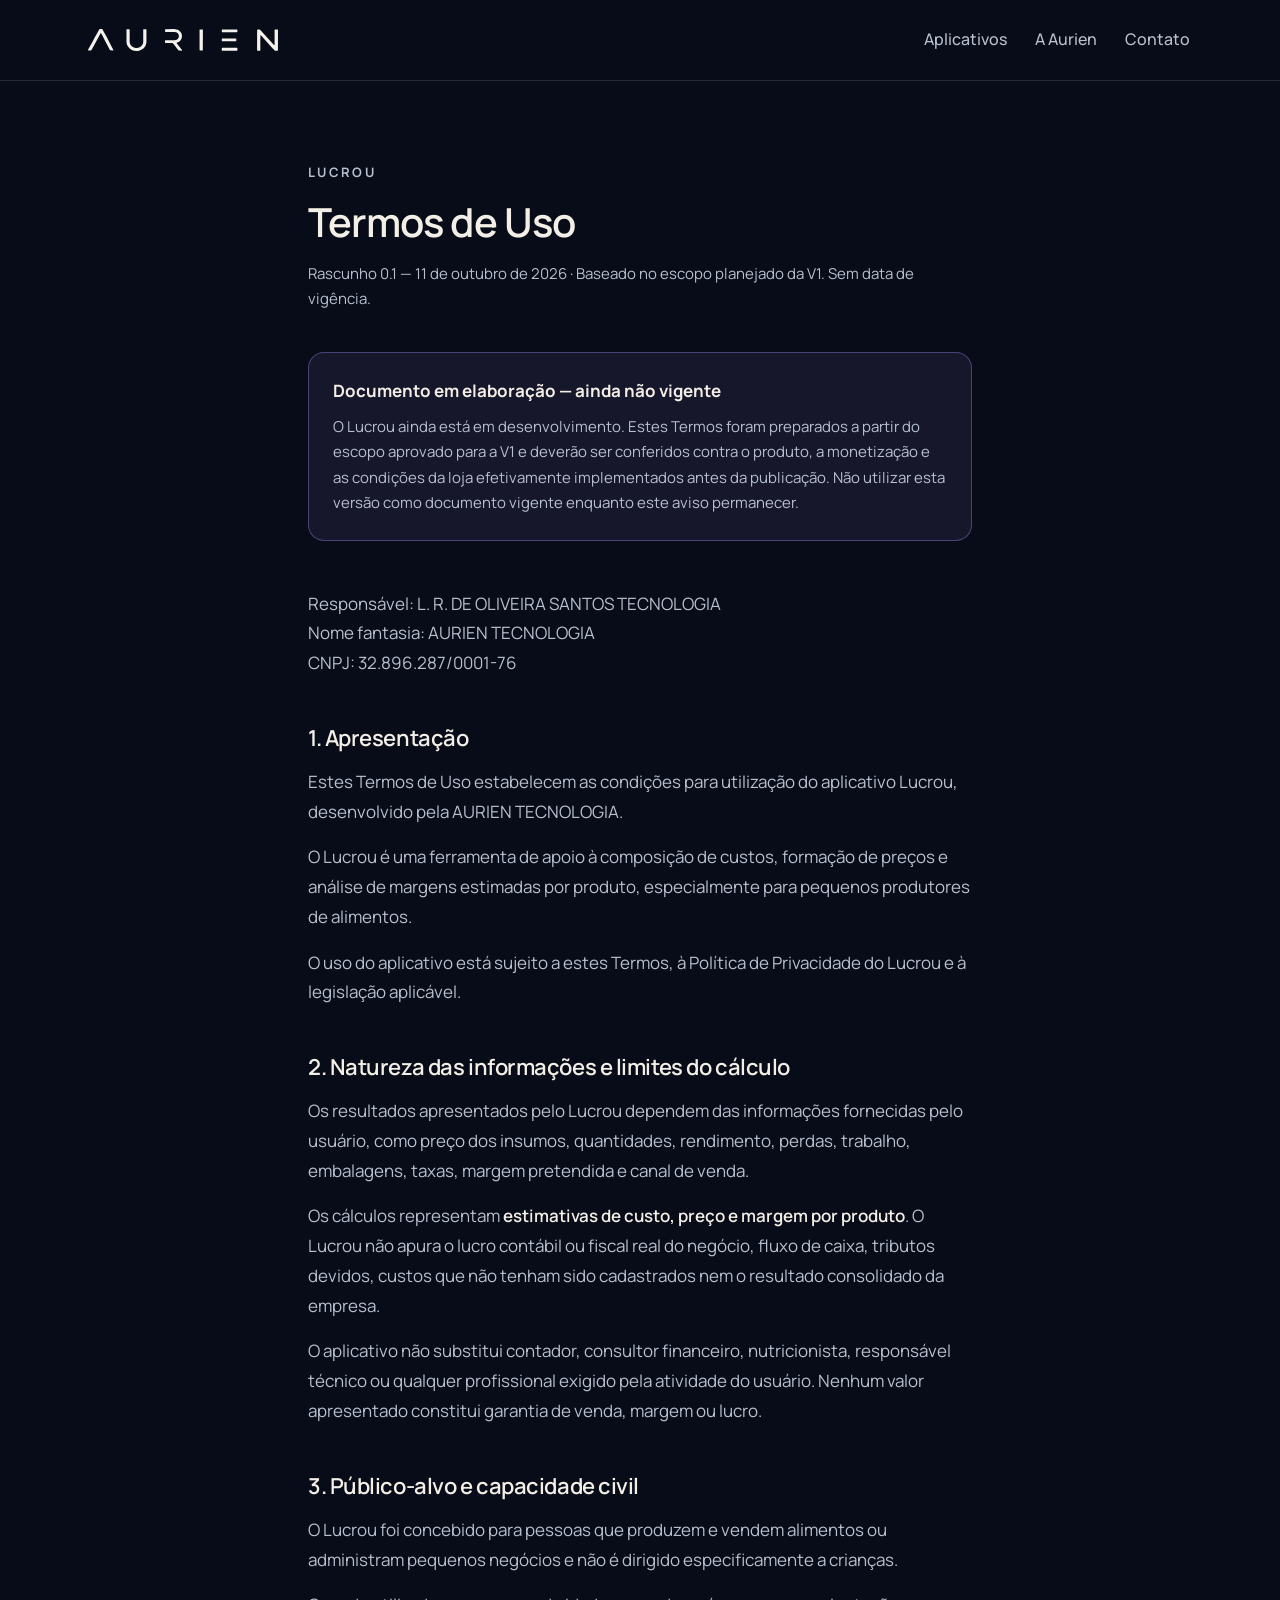
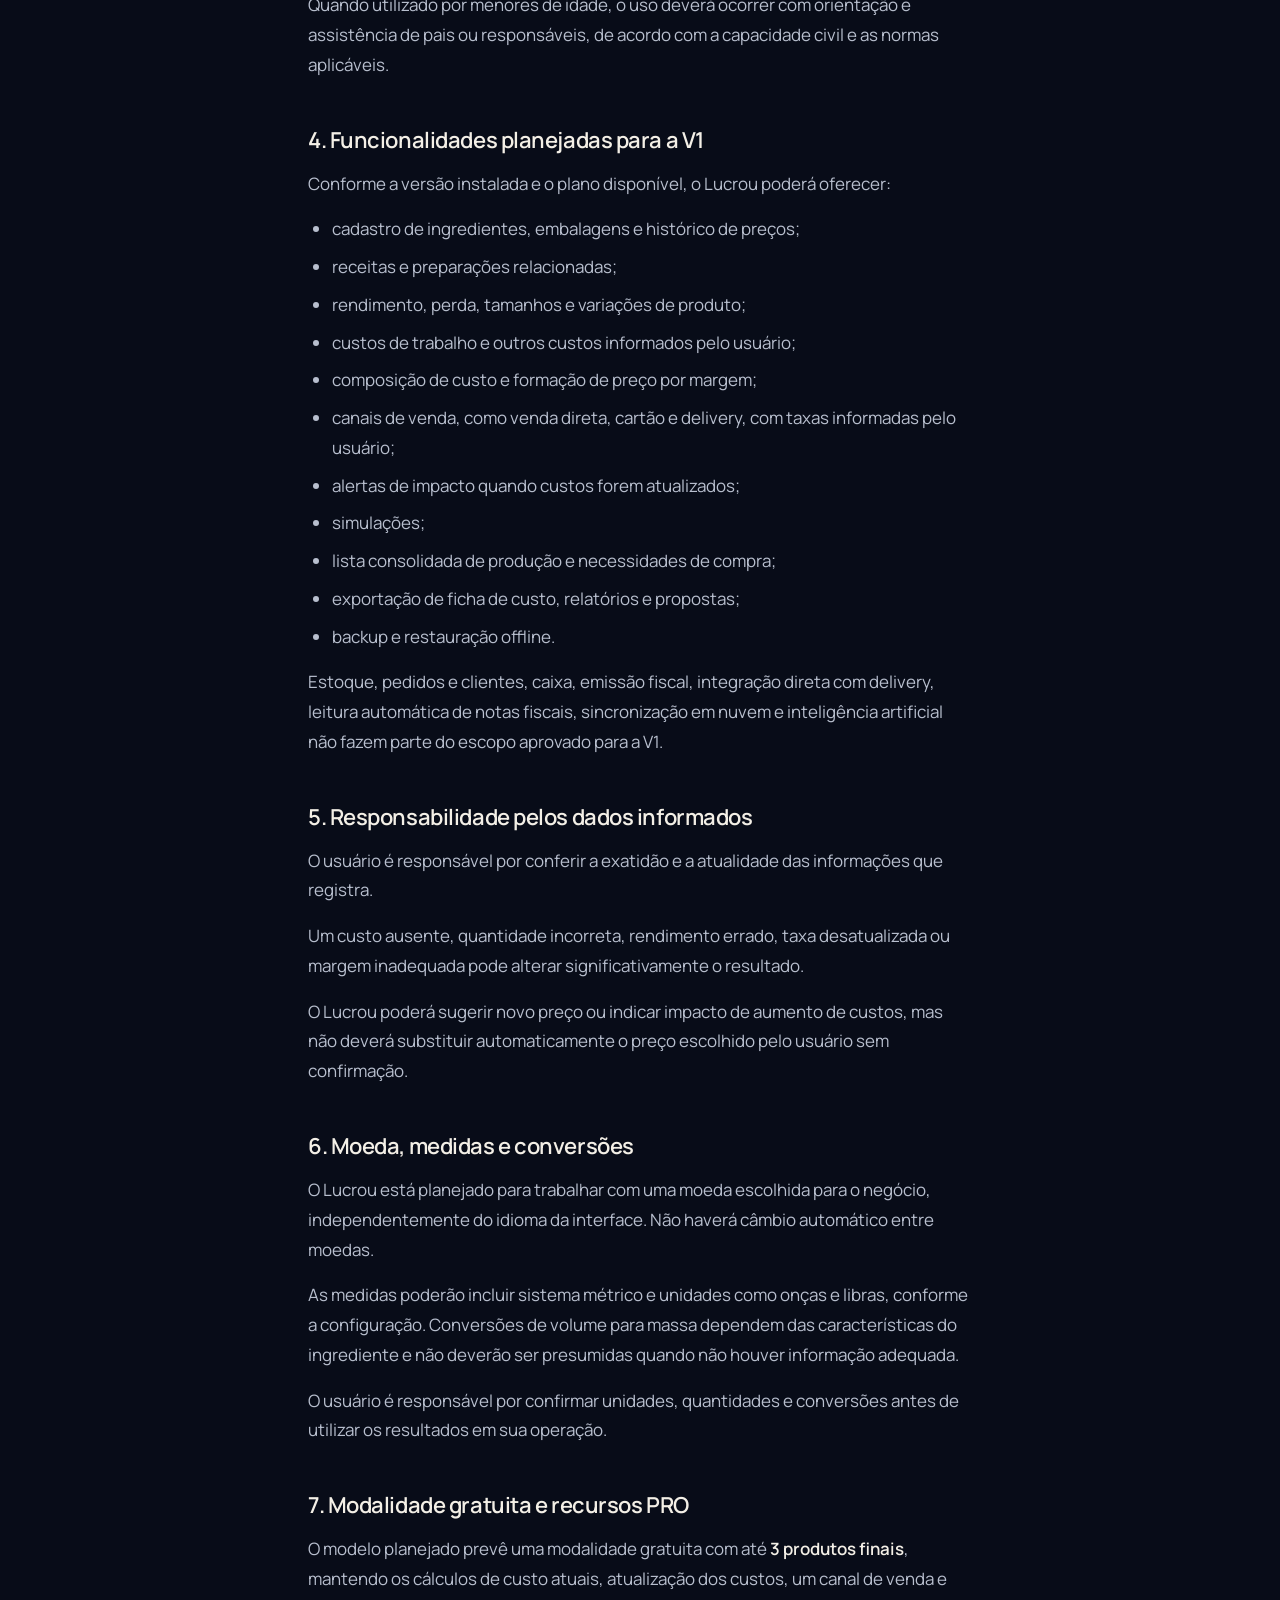
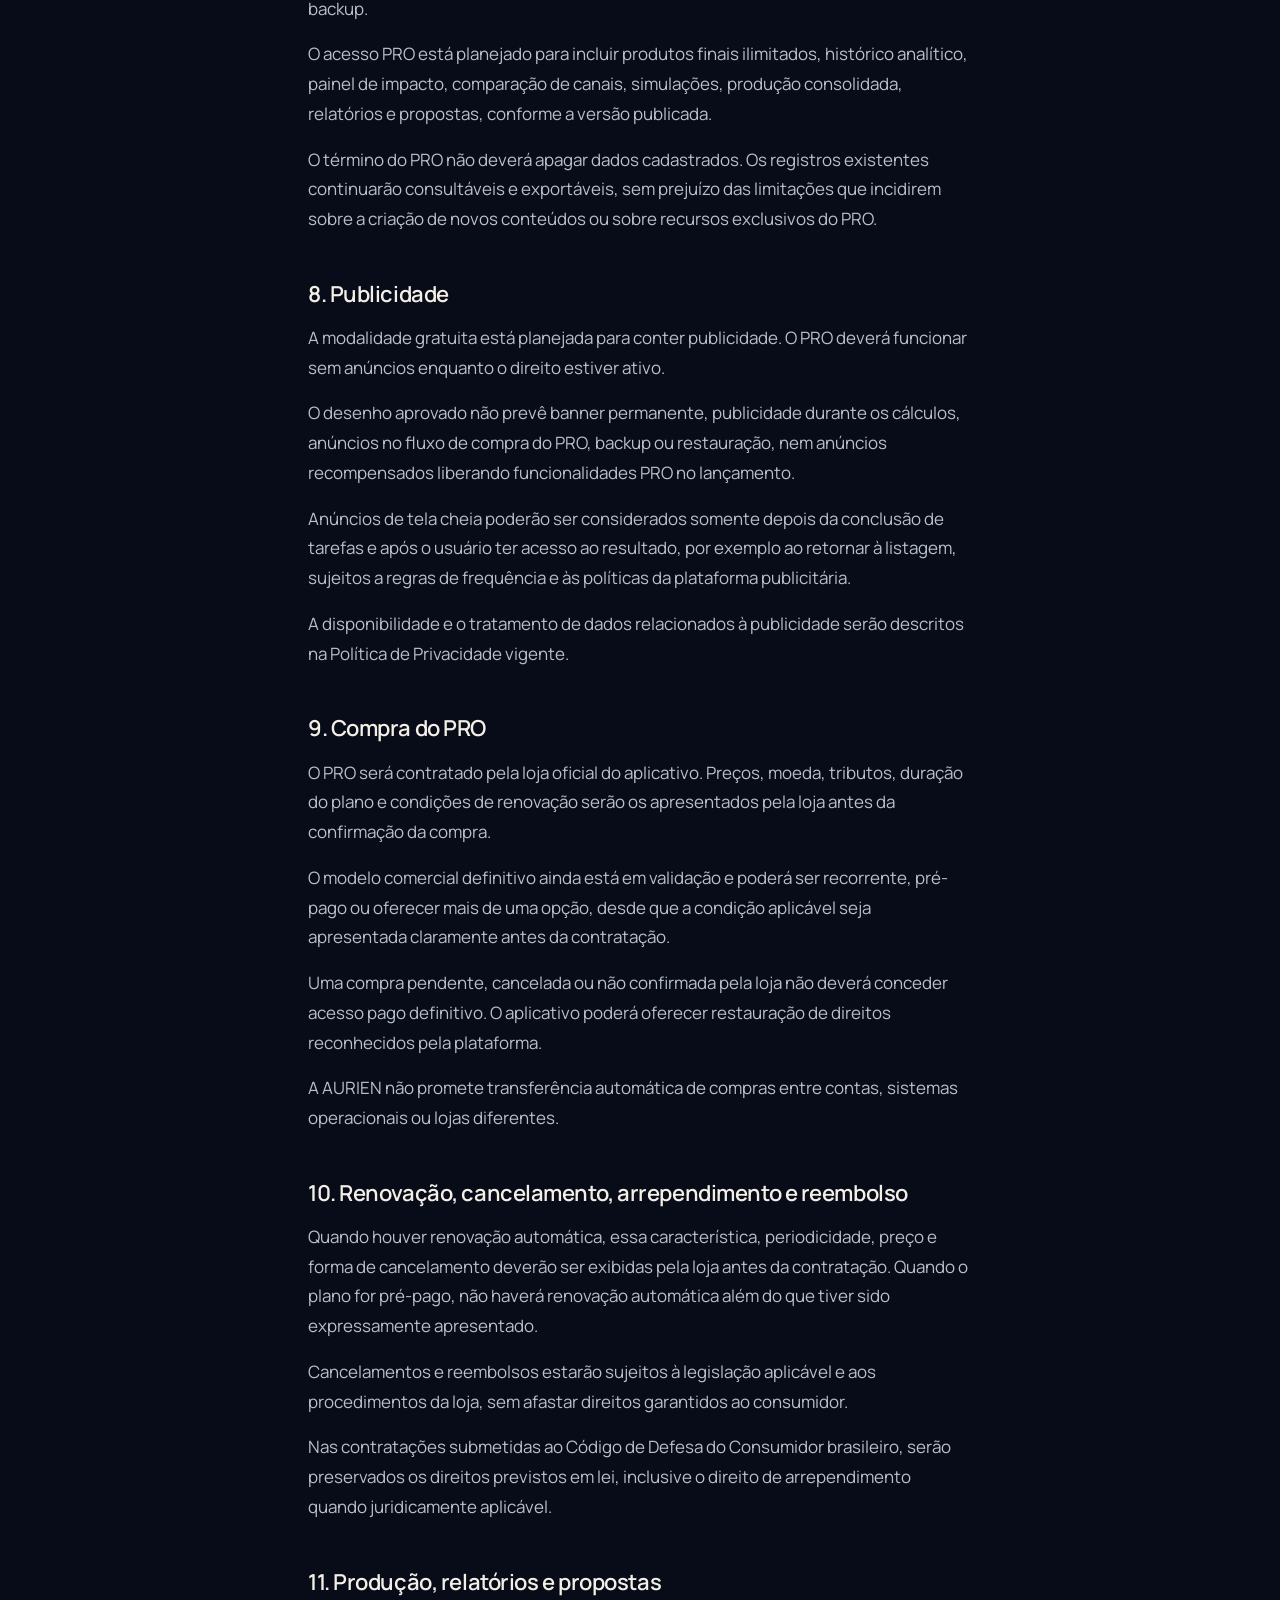
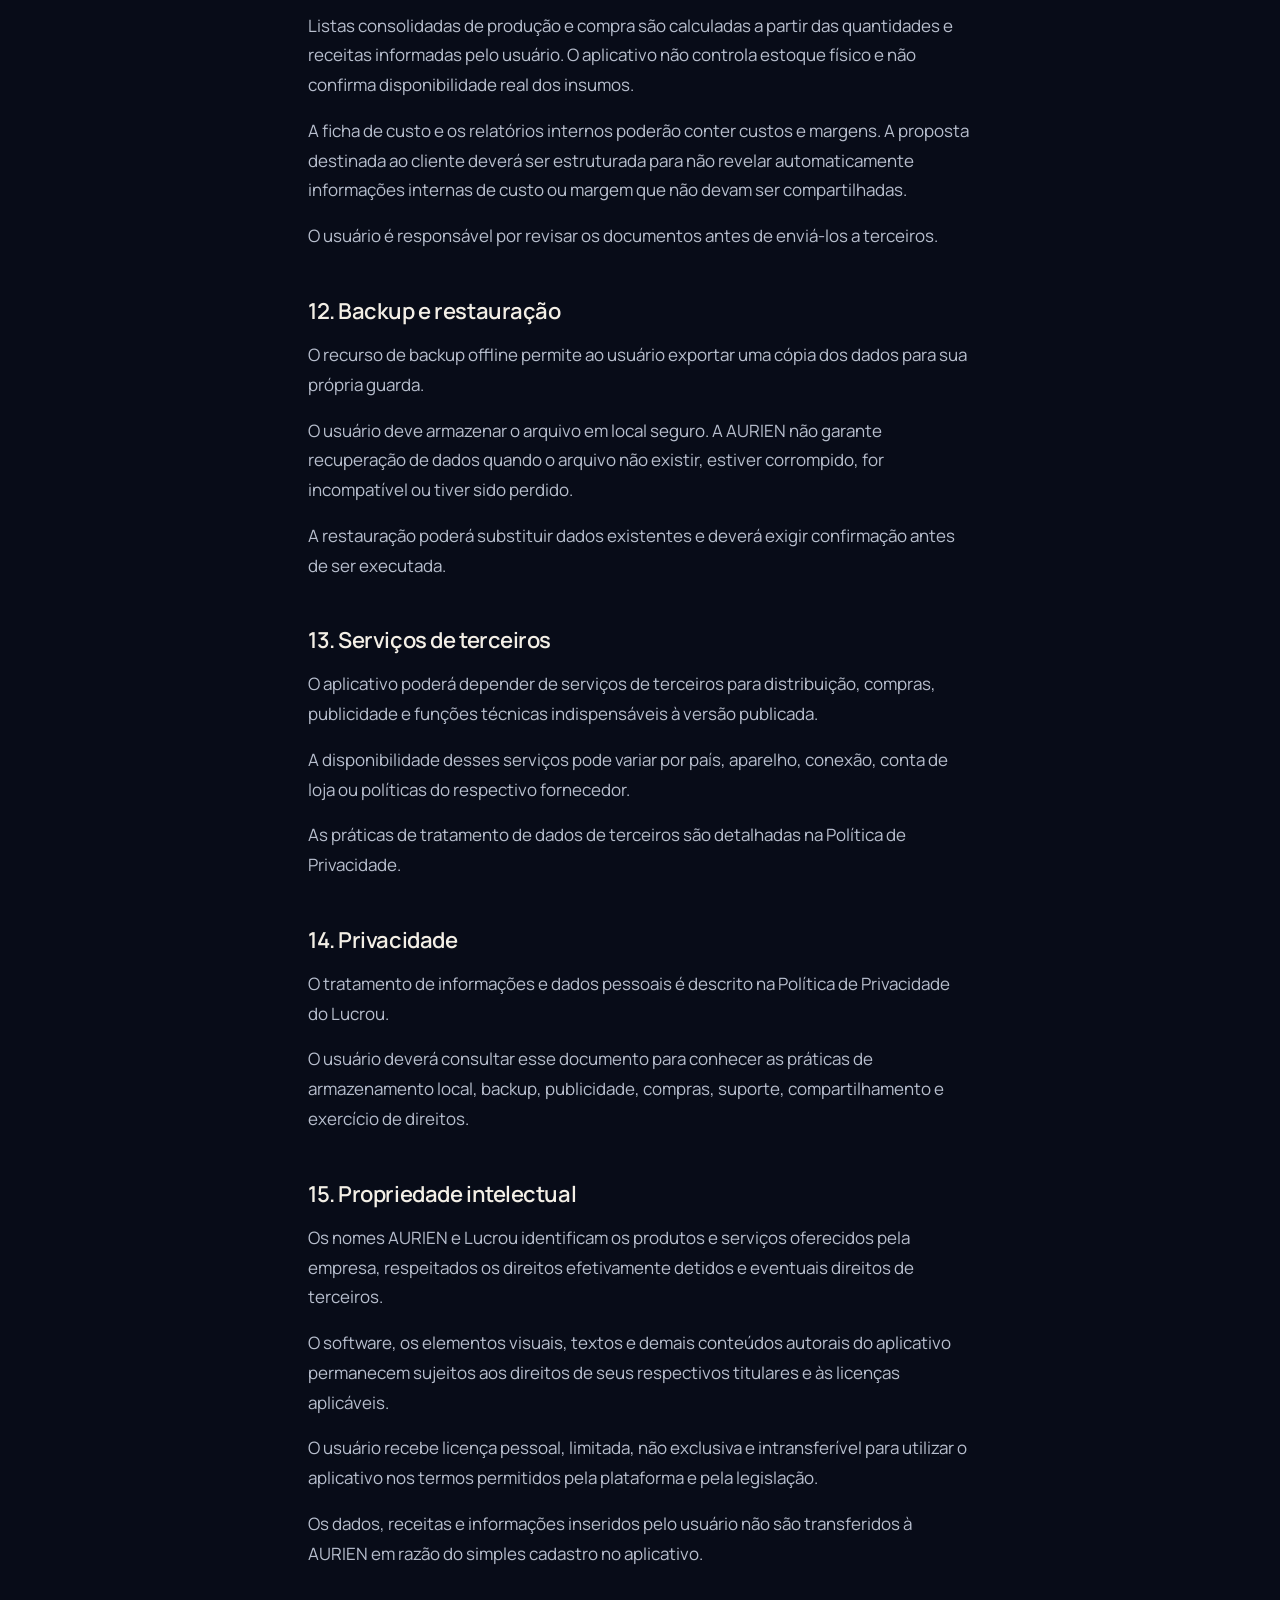
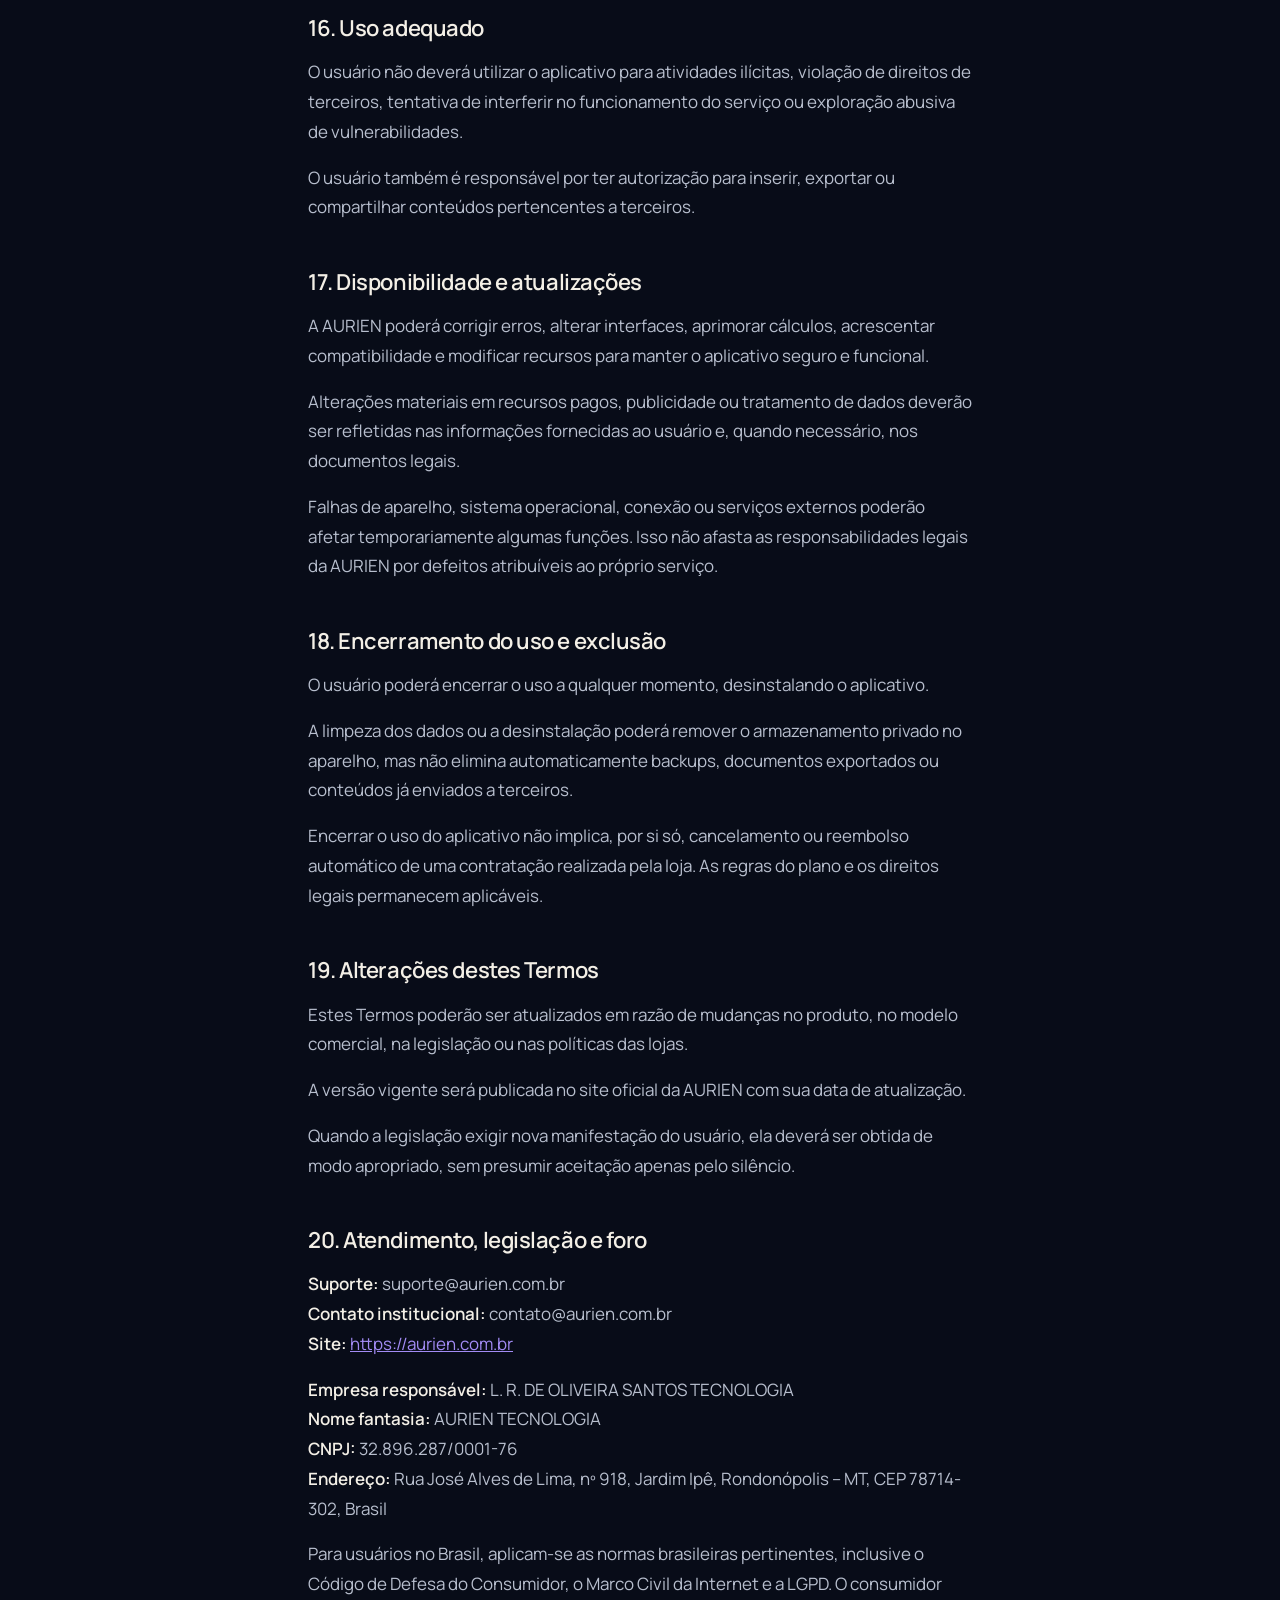
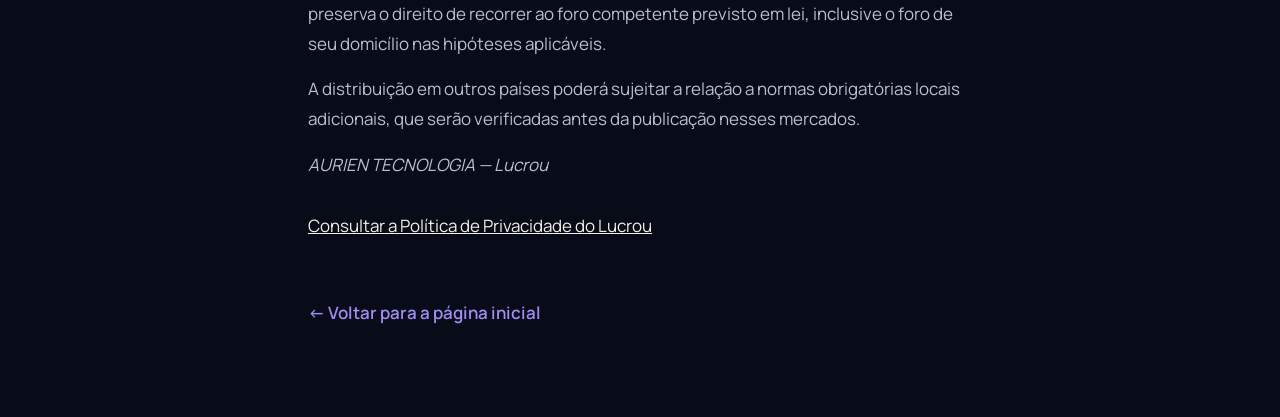
<file: termos/lucrou/index.html>
<!doctype html>
<html lang="pt-BR">
<head>
<meta charset="utf-8">
<meta name="viewport" content="width=device-width, initial-scale=1">
<title>Rascunho — Termos de Uso do Lucrou — Aurien</title>
<meta name="description" content="Rascunho dos Termos de Uso do aplicativo Lucrou, da AURIEN TECNOLOGIA. Documento ainda não vigente.">
<meta name="robots" content="noindex, nofollow">
<link rel="icon" href="../../assets/marca/aurien-favicon.svg">
<link rel="preconnect" href="https://fonts.googleapis.com">
<link rel="preconnect" href="https://fonts.gstatic.com" crossorigin>
<link href="https://fonts.googleapis.com/css2?family=Manrope:wght@400;500;600;700&display=swap" rel="stylesheet">
<link rel="stylesheet" href="../../styles.css">
</head>
<body>

<header class="topo">
  <div class="limite topo__linha">
    <a class="topo__marca" href="../../" aria-label="Aurien, página inicial">
      <img src="../../assets/marca/aurien-lettering-marfim.svg" width="6002" height="706" alt="Aurien">
    </a>
    <nav aria-label="Principal">
      <ul class="menu">
        <li><a href="../../#aplicativos">Aplicativos</a></li>
        <li><a href="../../#sobre">A Aurien</a></li>
        <li><a href="../../#contato">Contato</a></li>
      </ul>
    </nav>
  </div>
</header>

<main class="legal">
  <div class="legal__limite">

    <p class="sobrancelha">Lucrou</p>
    <h1 style="margin-top:var(--e2)">Termos de Uso</h1>
    <p class="legal__data">Rascunho 0.1 — 11 de outubro de 2026 · Baseado no escopo planejado da V1. Sem data de vigência.</p>

    <div class="aviso" role="note">
      <strong>Documento em elaboração — ainda não vigente</strong>
      <p>O Lucrou ainda está em desenvolvimento. Estes Termos foram preparados a partir do escopo aprovado para a V1 e deverão ser conferidos contra o produto, a monetização e as condições da loja efetivamente implementados antes da publicação. Não utilizar esta versão como documento vigente enquanto este aviso permanecer.</p>
    </div>

    <div class="legal__corpo">
<p>Responsável: L. R. DE OLIVEIRA SANTOS TECNOLOGIA<br>Nome fantasia: AURIEN TECNOLOGIA<br>CNPJ: 32.896.287/0001-76</p>

<section>
<h2>1. Apresentação</h2>
<p>Estes Termos de Uso estabelecem as condições para utilização do aplicativo Lucrou, desenvolvido pela AURIEN TECNOLOGIA.</p>
<p>O Lucrou é uma ferramenta de apoio à composição de custos, formação de preços e análise de margens estimadas por produto, especialmente para pequenos produtores de alimentos.</p>
<p>O uso do aplicativo está sujeito a estes Termos, à Política de Privacidade do Lucrou e à legislação aplicável.</p>
</section>

<section>
<h2>2. Natureza das informações e limites do cálculo</h2>
<p>Os resultados apresentados pelo Lucrou dependem das informações fornecidas pelo usuário, como preço dos insumos, quantidades, rendimento, perdas, trabalho, embalagens, taxas, margem pretendida e canal de venda.</p>
<p>Os cálculos representam <strong>estimativas de custo, preço e margem por produto</strong>. O Lucrou não apura o lucro contábil ou fiscal real do negócio, fluxo de caixa, tributos devidos, custos que não tenham sido cadastrados nem o resultado consolidado da empresa.</p>
<p>O aplicativo não substitui contador, consultor financeiro, nutricionista, responsável técnico ou qualquer profissional exigido pela atividade do usuário. Nenhum valor apresentado constitui garantia de venda, margem ou lucro.</p>
</section>

<section>
<h2>3. Público-alvo e capacidade civil</h2>
<p>O Lucrou foi concebido para pessoas que produzem e vendem alimentos ou administram pequenos negócios e não é dirigido especificamente a crianças.</p>
<p>Quando utilizado por menores de idade, o uso deverá ocorrer com orientação e assistência de pais ou responsáveis, de acordo com a capacidade civil e as normas aplicáveis.</p>
</section>

<section>
<h2>4. Funcionalidades planejadas para a V1</h2>
<p>Conforme a versão instalada e o plano disponível, o Lucrou poderá oferecer:</p>
<ul>
<li>cadastro de ingredientes, embalagens e histórico de preços;</li>
<li>receitas e preparações relacionadas;</li>
<li>rendimento, perda, tamanhos e variações de produto;</li>
<li>custos de trabalho e outros custos informados pelo usuário;</li>
<li>composição de custo e formação de preço por margem;</li>
<li>canais de venda, como venda direta, cartão e delivery, com taxas informadas pelo usuário;</li>
<li>alertas de impacto quando custos forem atualizados;</li>
<li>simulações;</li>
<li>lista consolidada de produção e necessidades de compra;</li>
<li>exportação de ficha de custo, relatórios e propostas;</li>
<li>backup e restauração offline.</li>
</ul>
<p>Estoque, pedidos e clientes, caixa, emissão fiscal, integração direta com delivery, leitura automática de notas fiscais, sincronização em nuvem e inteligência artificial não fazem parte do escopo aprovado para a V1.</p>
</section>

<section>
<h2>5. Responsabilidade pelos dados informados</h2>
<p>O usuário é responsável por conferir a exatidão e a atualidade das informações que registra.</p>
<p>Um custo ausente, quantidade incorreta, rendimento errado, taxa desatualizada ou margem inadequada pode alterar significativamente o resultado.</p>
<p>O Lucrou poderá sugerir novo preço ou indicar impacto de aumento de custos, mas não deverá substituir automaticamente o preço escolhido pelo usuário sem confirmação.</p>
</section>

<section>
<h2>6. Moeda, medidas e conversões</h2>
<p>O Lucrou está planejado para trabalhar com uma moeda escolhida para o negócio, independentemente do idioma da interface. Não haverá câmbio automático entre moedas.</p>
<p>As medidas poderão incluir sistema métrico e unidades como onças e libras, conforme a configuração. Conversões de volume para massa dependem das características do ingrediente e não deverão ser presumidas quando não houver informação adequada.</p>
<p>O usuário é responsável por confirmar unidades, quantidades e conversões antes de utilizar os resultados em sua operação.</p>
</section>

<section>
<h2>7. Modalidade gratuita e recursos PRO</h2>
<p>O modelo planejado prevê uma modalidade gratuita com até <strong>3 produtos finais</strong>, mantendo os cálculos de custo atuais, atualização dos custos, um canal de venda e backup.</p>
<p>O acesso PRO está planejado para incluir produtos finais ilimitados, histórico analítico, painel de impacto, comparação de canais, simulações, produção consolidada, relatórios e propostas, conforme a versão publicada.</p>
<p>O término do PRO não deverá apagar dados cadastrados. Os registros existentes continuarão consultáveis e exportáveis, sem prejuízo das limitações que incidirem sobre a criação de novos conteúdos ou sobre recursos exclusivos do PRO.</p>
</section>

<section>
<h2>8. Publicidade</h2>
<p>A modalidade gratuita está planejada para conter publicidade. O PRO deverá funcionar sem anúncios enquanto o direito estiver ativo.</p>
<p>O desenho aprovado não prevê banner permanente, publicidade durante os cálculos, anúncios no fluxo de compra do PRO, backup ou restauração, nem anúncios recompensados liberando funcionalidades PRO no lançamento.</p>
<p>Anúncios de tela cheia poderão ser considerados somente depois da conclusão de tarefas e após o usuário ter acesso ao resultado, por exemplo ao retornar à listagem, sujeitos a regras de frequência e às políticas da plataforma publicitária.</p>
<p>A disponibilidade e o tratamento de dados relacionados à publicidade serão descritos na Política de Privacidade vigente.</p>
</section>

<section>
<h2>9. Compra do PRO</h2>
<p>O PRO será contratado pela loja oficial do aplicativo. Preços, moeda, tributos, duração do plano e condições de renovação serão os apresentados pela loja antes da confirmação da compra.</p>
<p>O modelo comercial definitivo ainda está em validação e poderá ser recorrente, pré-pago ou oferecer mais de uma opção, desde que a condição aplicável seja apresentada claramente antes da contratação.</p>
<p>Uma compra pendente, cancelada ou não confirmada pela loja não deverá conceder acesso pago definitivo. O aplicativo poderá oferecer restauração de direitos reconhecidos pela plataforma.</p>
<p>A AURIEN não promete transferência automática de compras entre contas, sistemas operacionais ou lojas diferentes.</p>
</section>

<section>
<h2>10. Renovação, cancelamento, arrependimento e reembolso</h2>
<p>Quando houver renovação automática, essa característica, periodicidade, preço e forma de cancelamento deverão ser exibidas pela loja antes da contratação. Quando o plano for pré-pago, não haverá renovação automática além do que tiver sido expressamente apresentado.</p>
<p>Cancelamentos e reembolsos estarão sujeitos à legislação aplicável e aos procedimentos da loja, sem afastar direitos garantidos ao consumidor.</p>
<p>Nas contratações submetidas ao Código de Defesa do Consumidor brasileiro, serão preservados os direitos previstos em lei, inclusive o direito de arrependimento quando juridicamente aplicável.</p>
</section>

<section>
<h2>11. Produção, relatórios e propostas</h2>
<p>Listas consolidadas de produção e compra são calculadas a partir das quantidades e receitas informadas pelo usuário. O aplicativo não controla estoque físico e não confirma disponibilidade real dos insumos.</p>
<p>A ficha de custo e os relatórios internos poderão conter custos e margens. A proposta destinada ao cliente deverá ser estruturada para não revelar automaticamente informações internas de custo ou margem que não devam ser compartilhadas.</p>
<p>O usuário é responsável por revisar os documentos antes de enviá-los a terceiros.</p>
</section>

<section>
<h2>12. Backup e restauração</h2>
<p>O recurso de backup offline permite ao usuário exportar uma cópia dos dados para sua própria guarda.</p>
<p>O usuário deve armazenar o arquivo em local seguro. A AURIEN não garante recuperação de dados quando o arquivo não existir, estiver corrompido, for incompatível ou tiver sido perdido.</p>
<p>A restauração poderá substituir dados existentes e deverá exigir confirmação antes de ser executada.</p>
</section>

<section>
<h2>13. Serviços de terceiros</h2>
<p>O aplicativo poderá depender de serviços de terceiros para distribuição, compras, publicidade e funções técnicas indispensáveis à versão publicada.</p>
<p>A disponibilidade desses serviços pode variar por país, aparelho, conexão, conta de loja ou políticas do respectivo fornecedor.</p>
<p>As práticas de tratamento de dados de terceiros são detalhadas na Política de Privacidade.</p>
</section>

<section>
<h2>14. Privacidade</h2>
<p>O tratamento de informações e dados pessoais é descrito na Política de Privacidade do Lucrou.</p>
<p>O usuário deverá consultar esse documento para conhecer as práticas de armazenamento local, backup, publicidade, compras, suporte, compartilhamento e exercício de direitos.</p>
</section>

<section>
<h2>15. Propriedade intelectual</h2>
<p>Os nomes AURIEN e Lucrou identificam os produtos e serviços oferecidos pela empresa, respeitados os direitos efetivamente detidos e eventuais direitos de terceiros.</p>
<p>O software, os elementos visuais, textos e demais conteúdos autorais do aplicativo permanecem sujeitos aos direitos de seus respectivos titulares e às licenças aplicáveis.</p>
<p>O usuário recebe licença pessoal, limitada, não exclusiva e intransferível para utilizar o aplicativo nos termos permitidos pela plataforma e pela legislação.</p>
<p>Os dados, receitas e informações inseridos pelo usuário não são transferidos à AURIEN em razão do simples cadastro no aplicativo.</p>
</section>

<section>
<h2>16. Uso adequado</h2>
<p>O usuário não deverá utilizar o aplicativo para atividades ilícitas, violação de direitos de terceiros, tentativa de interferir no funcionamento do serviço ou exploração abusiva de vulnerabilidades.</p>
<p>O usuário também é responsável por ter autorização para inserir, exportar ou compartilhar conteúdos pertencentes a terceiros.</p>
</section>

<section>
<h2>17. Disponibilidade e atualizações</h2>
<p>A AURIEN poderá corrigir erros, alterar interfaces, aprimorar cálculos, acrescentar compatibilidade e modificar recursos para manter o aplicativo seguro e funcional.</p>
<p>Alterações materiais em recursos pagos, publicidade ou tratamento de dados deverão ser refletidas nas informações fornecidas ao usuário e, quando necessário, nos documentos legais.</p>
<p>Falhas de aparelho, sistema operacional, conexão ou serviços externos poderão afetar temporariamente algumas funções. Isso não afasta as responsabilidades legais da AURIEN por defeitos atribuíveis ao próprio serviço.</p>
</section>

<section>
<h2>18. Encerramento do uso e exclusão</h2>
<p>O usuário poderá encerrar o uso a qualquer momento, desinstalando o aplicativo.</p>
<p>A limpeza dos dados ou a desinstalação poderá remover o armazenamento privado no aparelho, mas não elimina automaticamente backups, documentos exportados ou conteúdos já enviados a terceiros.</p>
<p>Encerrar o uso do aplicativo não implica, por si só, cancelamento ou reembolso automático de uma contratação realizada pela loja. As regras do plano e os direitos legais permanecem aplicáveis.</p>
</section>

<section>
<h2>19. Alterações destes Termos</h2>
<p>Estes Termos poderão ser atualizados em razão de mudanças no produto, no modelo comercial, na legislação ou nas políticas das lojas.</p>
<p>A versão vigente será publicada no site oficial da AURIEN com sua data de atualização.</p>
<p>Quando a legislação exigir nova manifestação do usuário, ela deverá ser obtida de modo apropriado, sem presumir aceitação apenas pelo silêncio.</p>
</section>

<section>
<h2>20. Atendimento, legislação e foro</h2>
<p><strong>Suporte:</strong> suporte@aurien.com.br<br>
<strong>Contato institucional:</strong> contato@aurien.com.br<br>
<strong>Site:</strong> <a href="https://aurien.com.br">https://aurien.com.br</a></p>
<p><strong>Empresa responsável:</strong> L. R. DE OLIVEIRA SANTOS TECNOLOGIA<br>
<strong>Nome fantasia:</strong> AURIEN TECNOLOGIA<br>
<strong>CNPJ:</strong> 32.896.287/0001-76<br>
<strong>Endereço:</strong> Rua José Alves de Lima, nº 918, Jardim Ipê, Rondonópolis – MT, CEP 78714-302, Brasil</p>
<p>Para usuários no Brasil, aplicam-se as normas brasileiras pertinentes, inclusive o Código de Defesa do Consumidor, o Marco Civil da Internet e a LGPD. O consumidor preserva o direito de recorrer ao foro competente previsto em lei, inclusive o foro de seu domicílio nas hipóteses aplicáveis.</p>
<p>A distribuição em outros países poderá sujeitar a relação a normas obrigatórias locais adicionais, que serão verificadas antes da publicação nesses mercados.</p>
<p><em>AURIEN TECNOLOGIA — Lucrou</em></p>
</section>
    </div>

    <p style="margin-top:var(--e4)"><a href="../../privacidade/lucrou/">Consultar a Política de Privacidade do Lucrou</a></p>
    <a class="voltar" href="../../">← Voltar para a página inicial</a>
  </div>
</main>

</body>
</html>
</file>
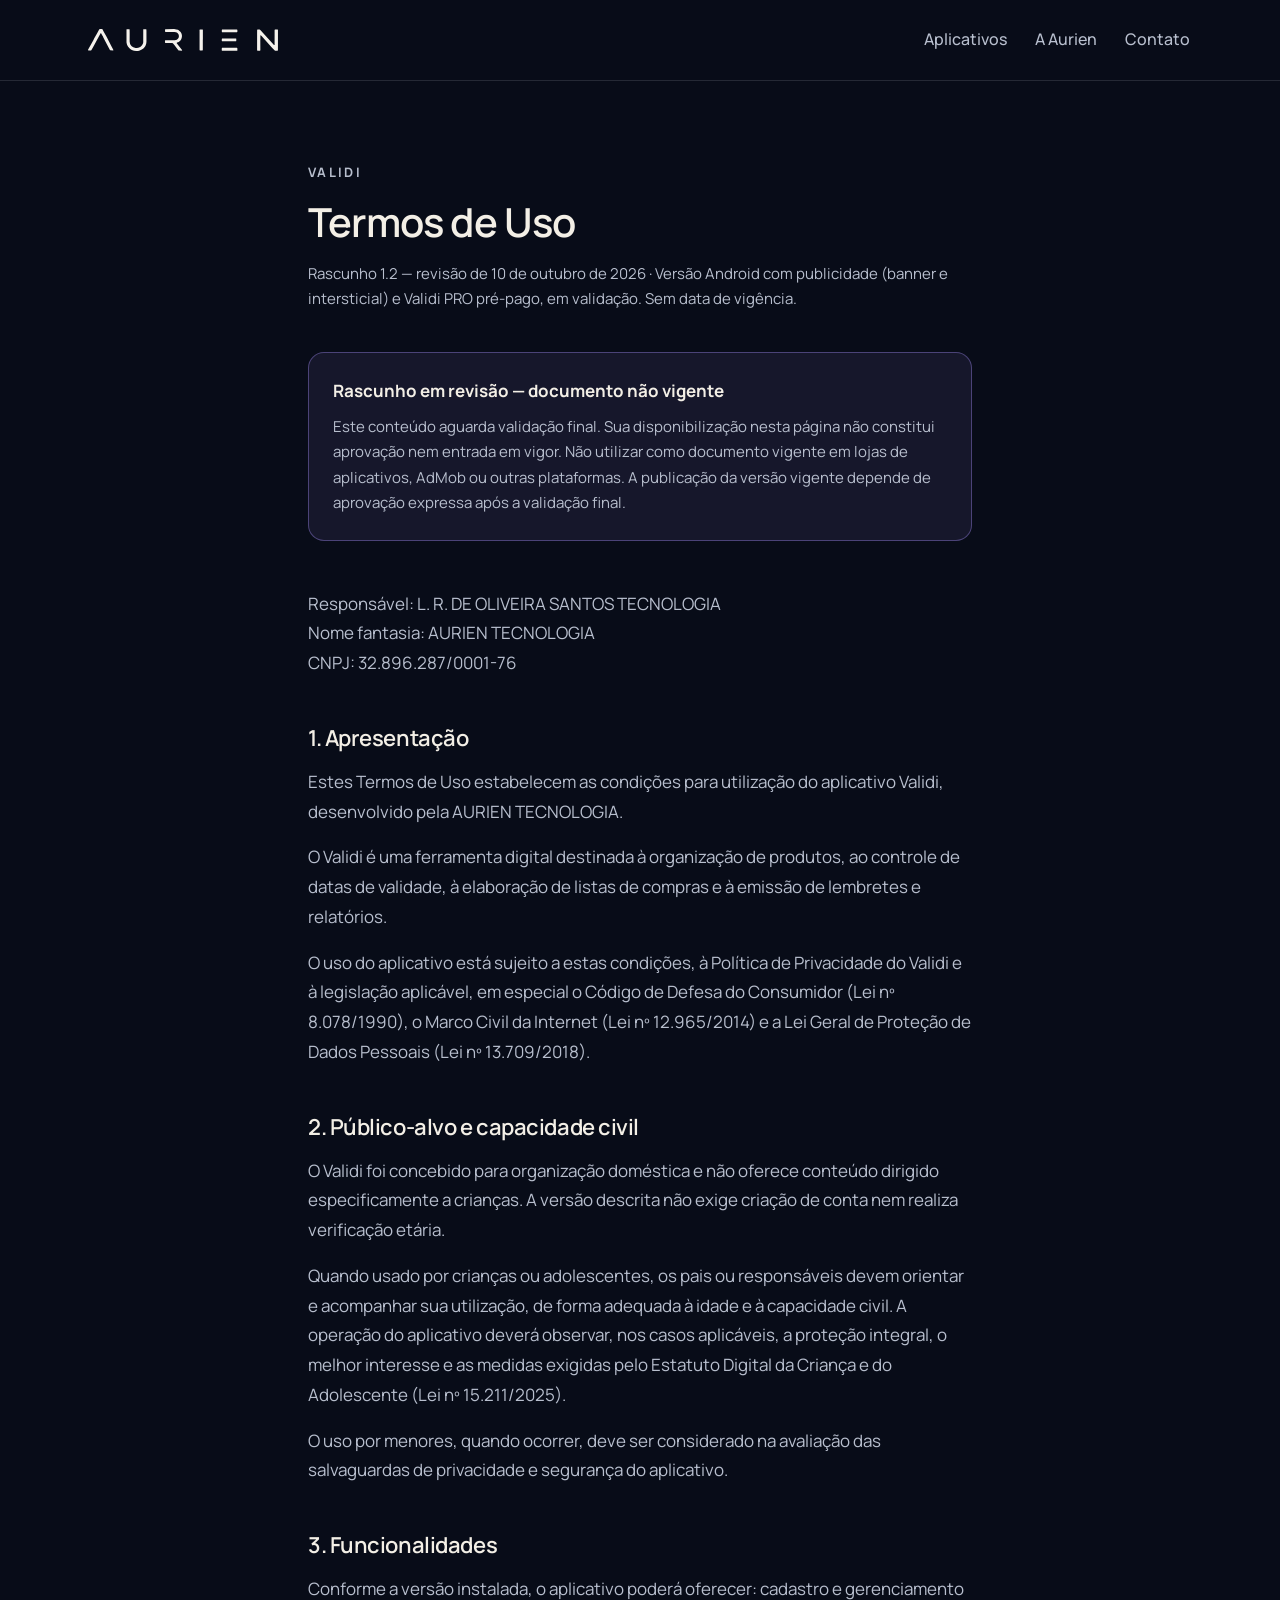
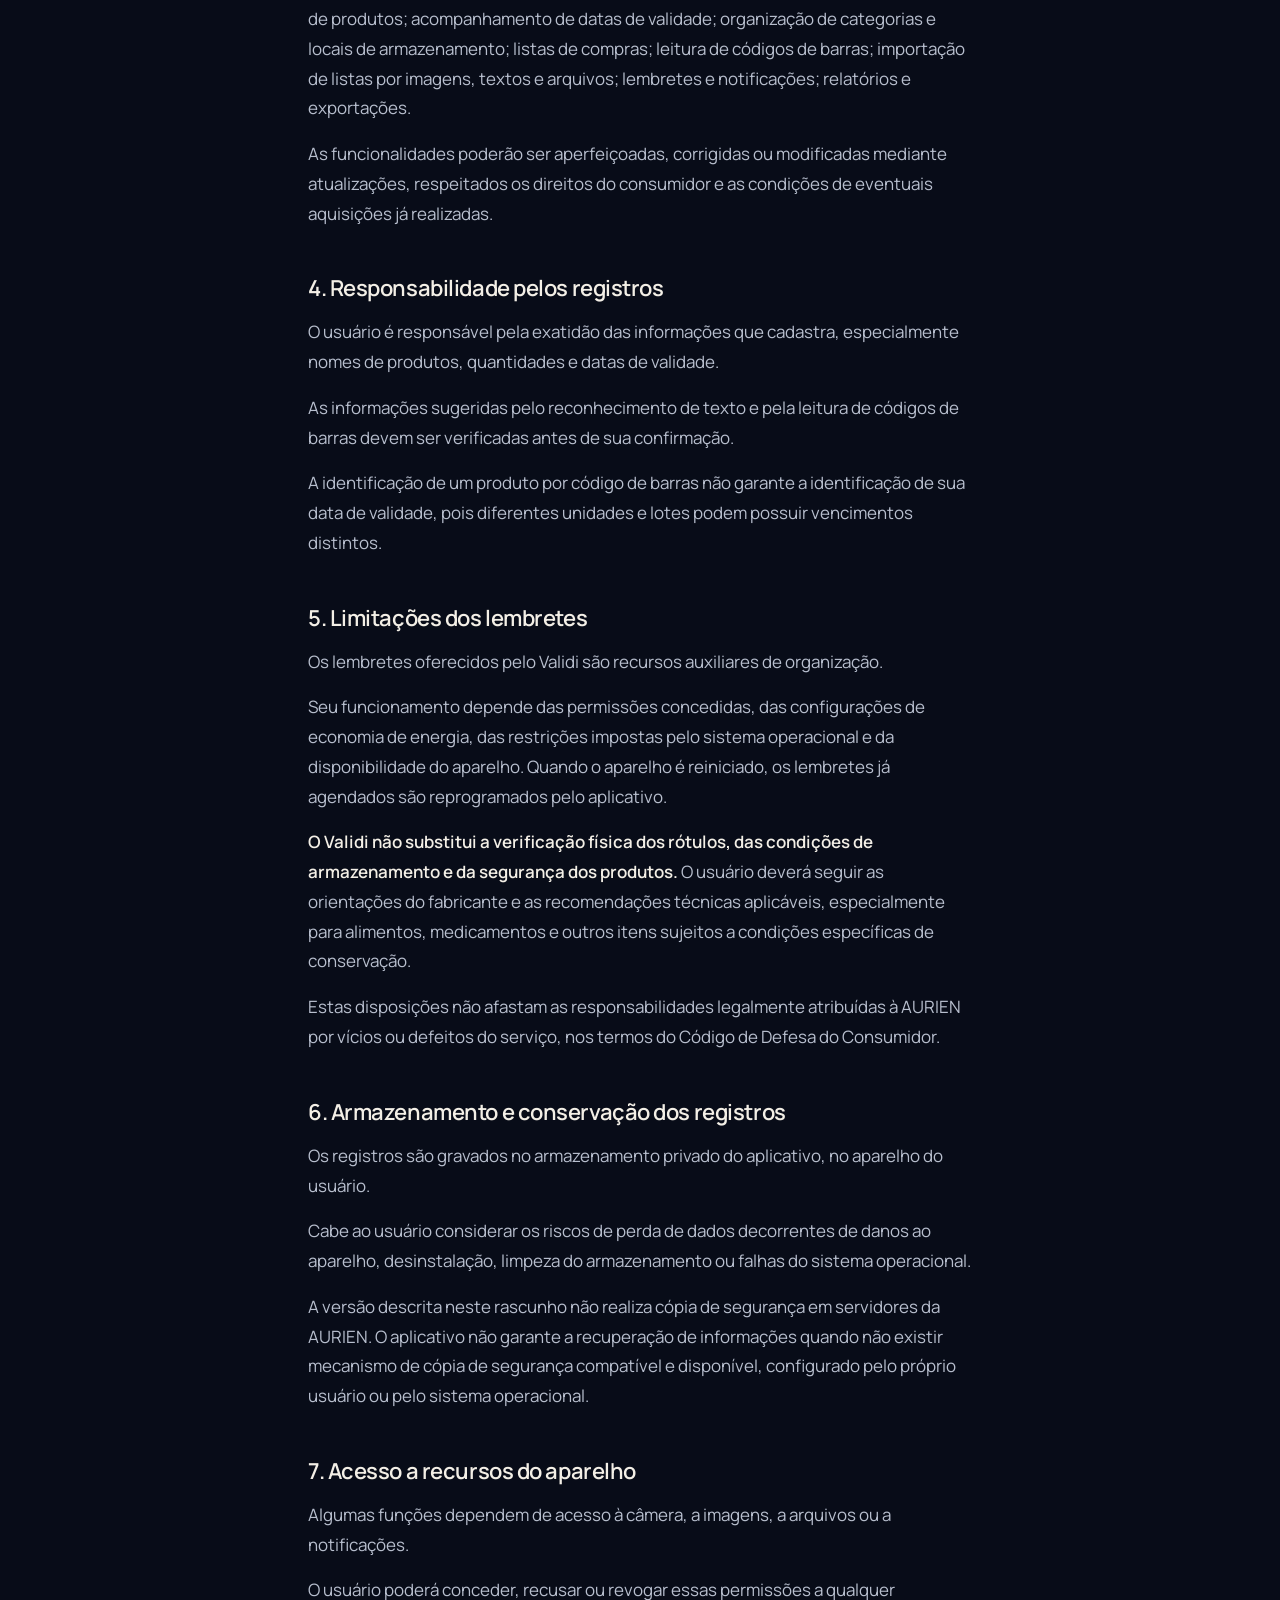
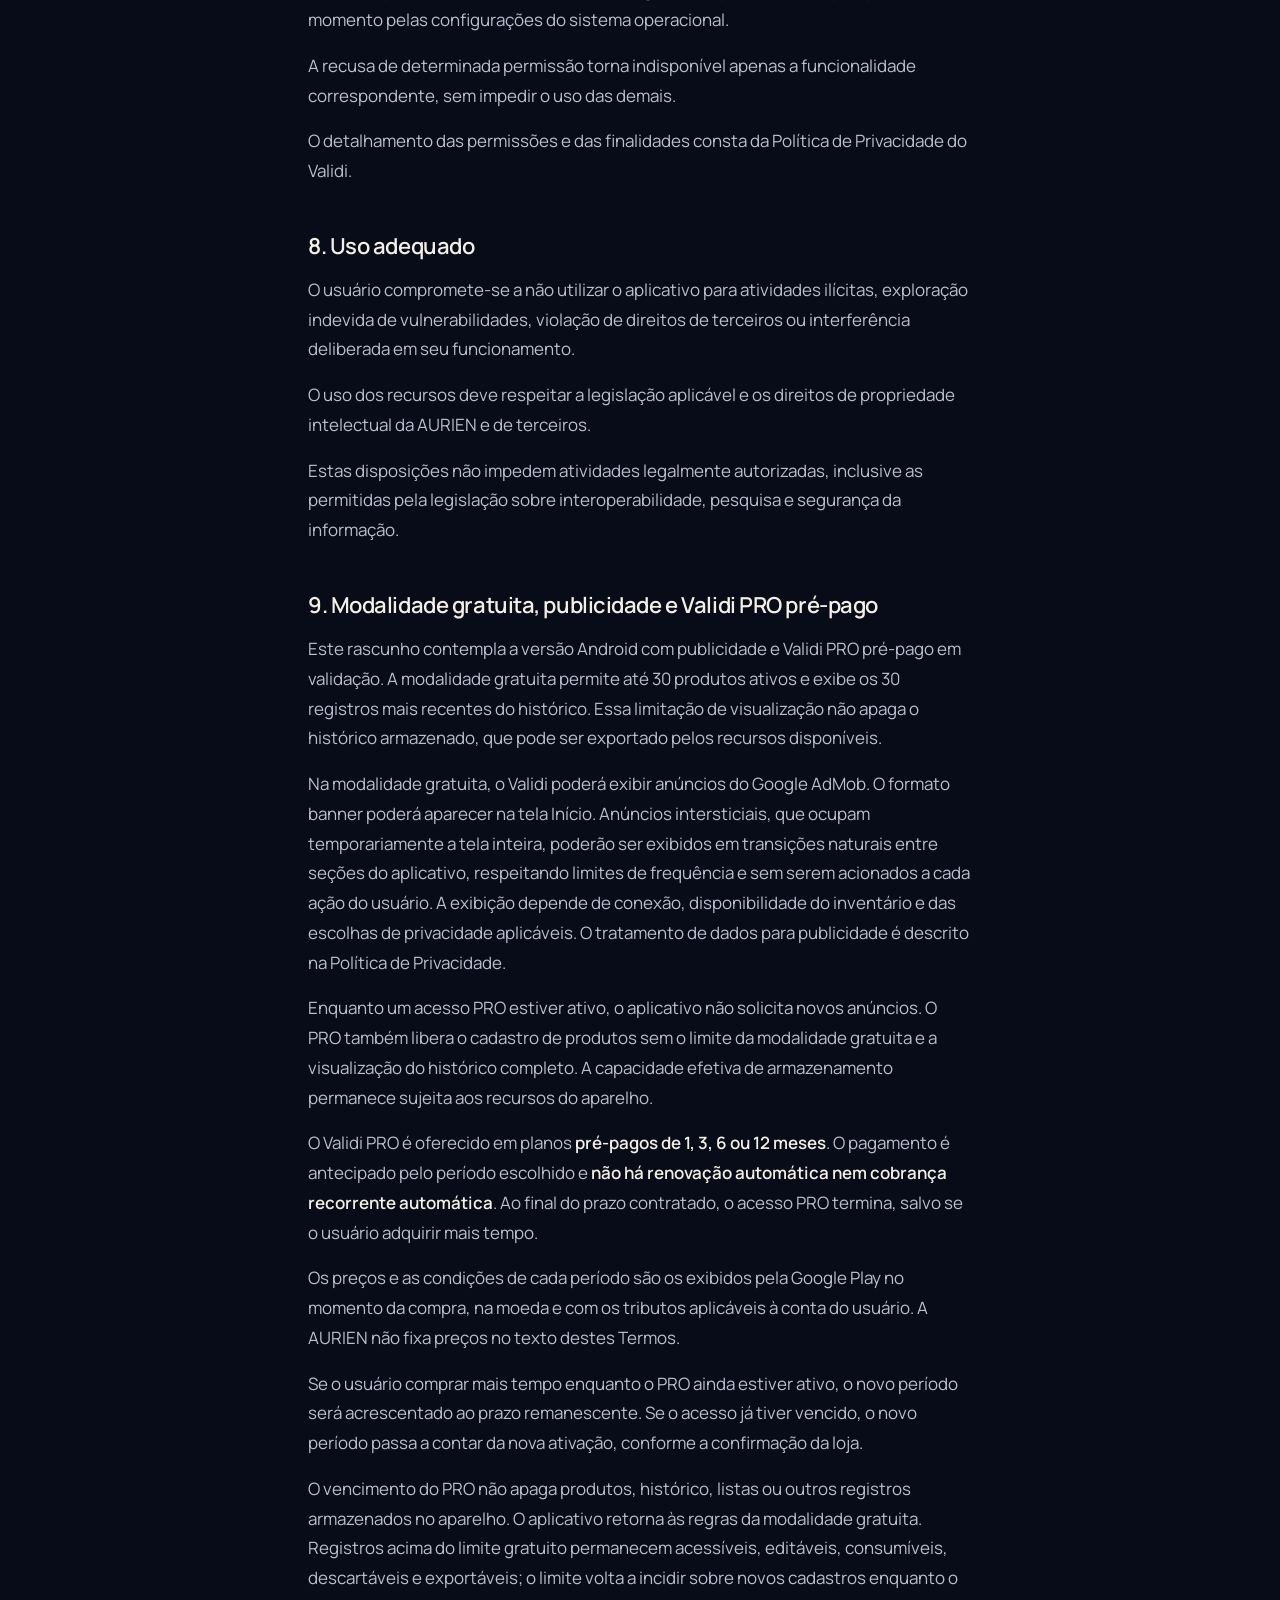
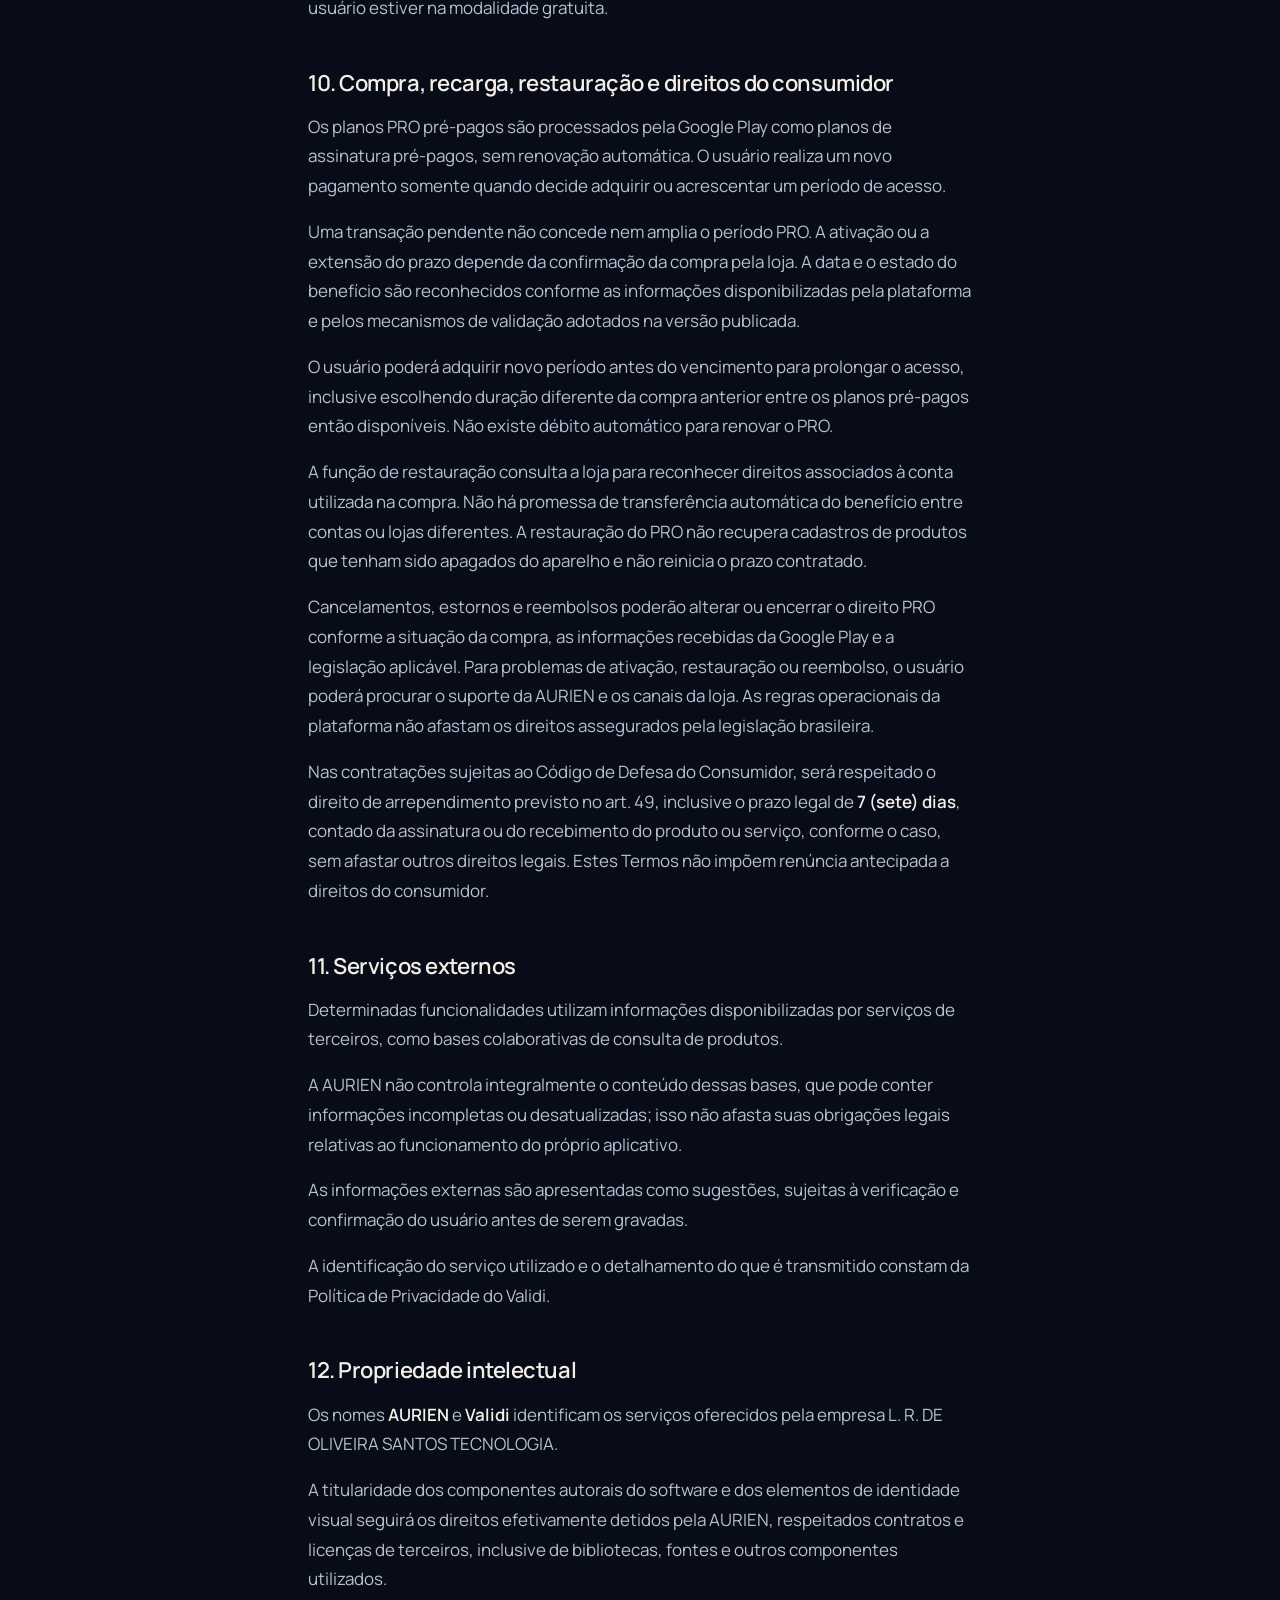
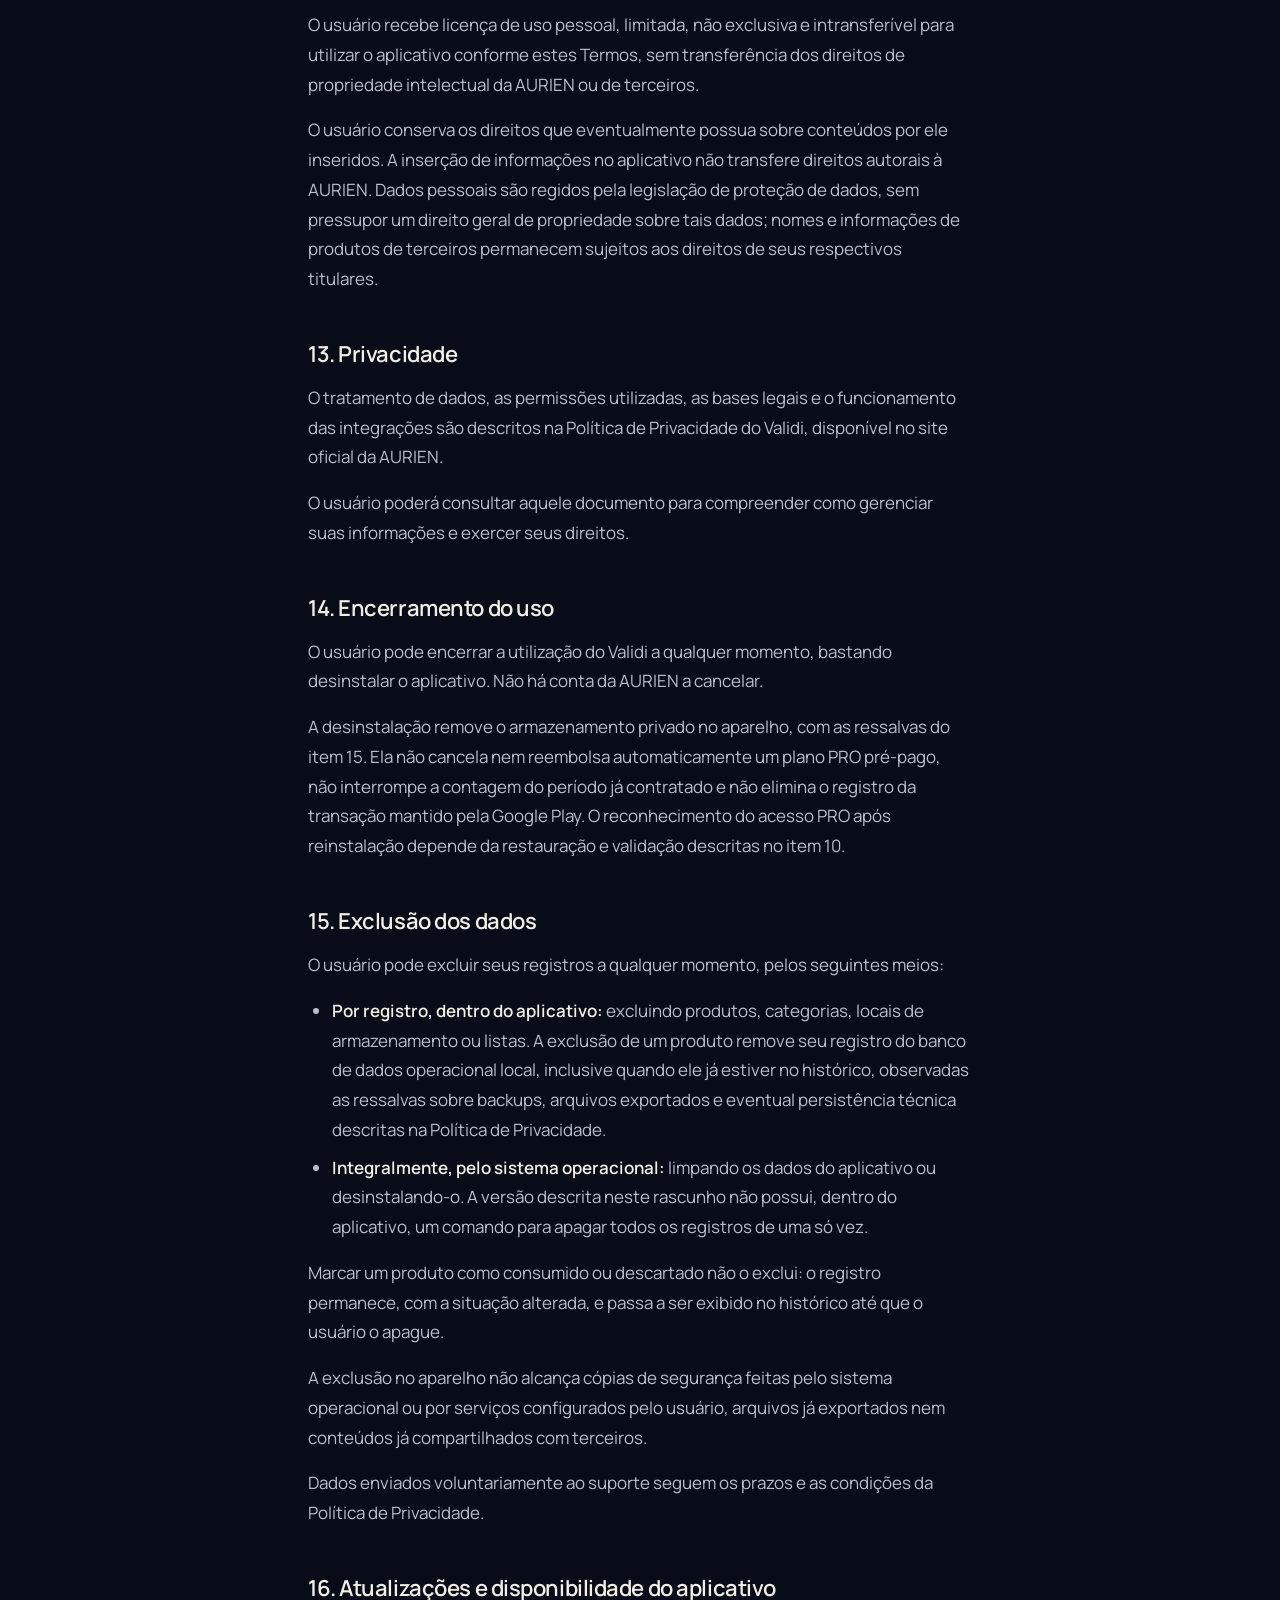
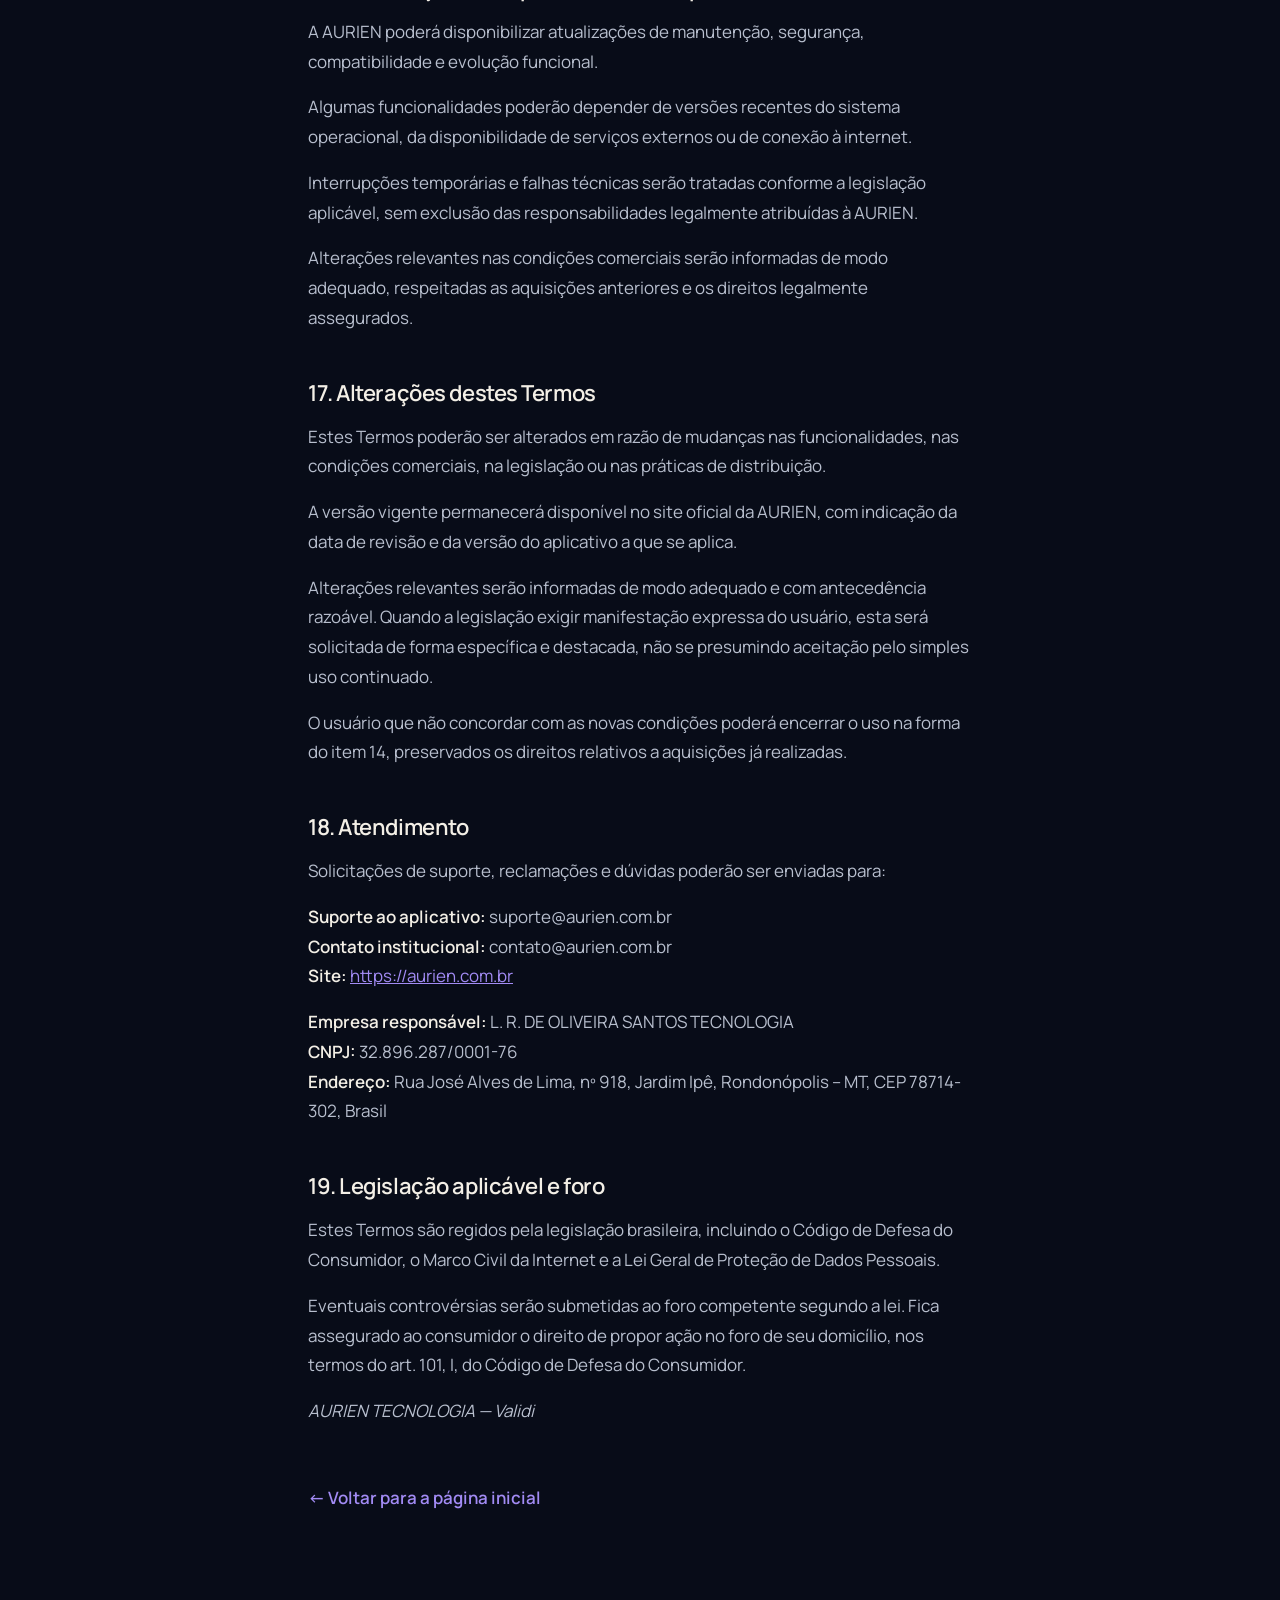
<file: termos/validi/index.html>
<!doctype html>
<html lang="pt-BR">
<head>
<meta charset="utf-8">
<meta name="viewport" content="width=device-width, initial-scale=1">
<title>Rascunho — Termos de Uso do Validi — Aurien</title>
<meta name="description" content="Documento em revisão, sem vigência e aguardando validação final.">
<meta name="robots" content="noindex, nofollow">
<link rel="icon" href="../../assets/marca/aurien-favicon.svg">
<link rel="preconnect" href="https://fonts.googleapis.com">
<link rel="preconnect" href="https://fonts.gstatic.com" crossorigin>
<link href="https://fonts.googleapis.com/css2?family=Manrope:wght@400;500;600;700&display=swap" rel="stylesheet">
<link rel="stylesheet" href="../../styles.css">
</head>
<body>

<header class="topo">
  <div class="limite topo__linha">
    <a class="topo__marca" href="../../" aria-label="Aurien, página inicial">
      <img src="../../assets/marca/aurien-lettering-marfim.svg" width="6002" height="706" alt="Aurien">
    </a>
    <nav aria-label="Principal">
      <ul class="menu">
        <li><a href="../../#aplicativos">Aplicativos</a></li>
        <li><a href="../../#sobre">A Aurien</a></li>
        <li><a href="../../#contato">Contato</a></li>
      </ul>
    </nav>
  </div>
</header>

<main class="legal">
  <div class="legal__limite">

    <p class="sobrancelha">Validi</p>
    <h1 style="margin-top:var(--e2)">Termos de Uso</h1>
    <p class="legal__data">Rascunho 1.2 — revisão de 10 de outubro de 2026 · Versão Android com publicidade (banner e intersticial) e Validi PRO pré-pago, em validação. Sem data de vigência.</p>
    <div class="aviso" role="note">
      <strong>Rascunho em revisão — documento não vigente</strong>
      <p>Este conteúdo aguarda validação final. Sua disponibilização nesta página não constitui aprovação nem entrada em vigor. Não utilizar como documento vigente em lojas de aplicativos, AdMob ou outras plataformas. A publicação da versão vigente depende de aprovação expressa após a validação final.</p>
    </div>

    <div class="legal__corpo">
<p>Responsável: L. R. DE OLIVEIRA SANTOS TECNOLOGIA<br>Nome fantasia: AURIEN TECNOLOGIA<br>CNPJ: 32.896.287/0001-76</p>
<section>
<h2>1. Apresentação</h2>
<p>Estes Termos de Uso estabelecem as condições para utilização do aplicativo Validi, desenvolvido pela AURIEN TECNOLOGIA.</p>
<p>O Validi é uma ferramenta digital destinada à organização de produtos, ao controle de datas de validade, à elaboração de listas de compras e à emissão de lembretes e relatórios.</p>
<p>O uso do aplicativo está sujeito a estas condições, à Política de Privacidade do Validi e à legislação aplicável, em especial o Código de Defesa do Consumidor (Lei nº 8.078/1990), o Marco Civil da Internet (Lei nº 12.965/2014) e a Lei Geral de Proteção de Dados Pessoais (Lei nº 13.709/2018).</p>
</section>
<section>
<h2>2. Público-alvo e capacidade civil</h2>
<p>O Validi foi concebido para organização doméstica e não oferece conteúdo dirigido especificamente a crianças. A versão descrita não exige criação de conta nem realiza verificação etária.</p>
<p>Quando usado por crianças ou adolescentes, os pais ou responsáveis devem orientar e acompanhar sua utilização, de forma adequada à idade e à capacidade civil. A operação do aplicativo deverá observar, nos casos aplicáveis, a proteção integral, o melhor interesse e as medidas exigidas pelo Estatuto Digital da Criança e do Adolescente (Lei nº 15.211/2025).</p>
<p>O uso por menores, quando ocorrer, deve ser considerado na avaliação das salvaguardas de privacidade e segurança do aplicativo.</p>
</section>
<section>
<h2>3. Funcionalidades</h2>
<p>Conforme a versão instalada, o aplicativo poderá oferecer: cadastro e gerenciamento de produtos; acompanhamento de datas de validade; organização de categorias e locais de armazenamento; listas de compras; leitura de códigos de barras; importação de listas por imagens, textos e arquivos; lembretes e notificações; relatórios e exportações.</p>
<p>As funcionalidades poderão ser aperfeiçoadas, corrigidas ou modificadas mediante atualizações, respeitados os direitos do consumidor e as condições de eventuais aquisições já realizadas.</p>
</section>
<section>
<h2>4. Responsabilidade pelos registros</h2>
<p>O usuário é responsável pela exatidão das informações que cadastra, especialmente nomes de produtos, quantidades e datas de validade.</p>
<p>As informações sugeridas pelo reconhecimento de texto e pela leitura de códigos de barras devem ser verificadas antes de sua confirmação.</p>
<p>A identificação de um produto por código de barras não garante a identificação de sua data de validade, pois diferentes unidades e lotes podem possuir vencimentos distintos.</p>
</section>
<section>
<h2>5. Limitações dos lembretes</h2>
<p>Os lembretes oferecidos pelo Validi são recursos auxiliares de organização.</p>
<p>Seu funcionamento depende das permissões concedidas, das configurações de economia de energia, das restrições impostas pelo sistema operacional e da disponibilidade do aparelho. Quando o aparelho é reiniciado, os lembretes já agendados são reprogramados pelo aplicativo.</p>
<p><strong>O Validi não substitui a verificação física dos rótulos, das condições de armazenamento e da segurança dos produtos.</strong> O usuário deverá seguir as orientações do fabricante e as recomendações técnicas aplicáveis, especialmente para alimentos, medicamentos e outros itens sujeitos a condições específicas de conservação.</p>
<p>Estas disposições não afastam as responsabilidades legalmente atribuídas à AURIEN por vícios ou defeitos do serviço, nos termos do Código de Defesa do Consumidor.</p>
</section>
<section>
<h2>6. Armazenamento e conservação dos registros</h2>
<p>Os registros são gravados no armazenamento privado do aplicativo, no aparelho do usuário.</p>
<p>Cabe ao usuário considerar os riscos de perda de dados decorrentes de danos ao aparelho, desinstalação, limpeza do armazenamento ou falhas do sistema operacional.</p>
<p>A versão descrita neste rascunho não realiza cópia de segurança em servidores da AURIEN. O aplicativo não garante a recuperação de informações quando não existir mecanismo de cópia de segurança compatível e disponível, configurado pelo próprio usuário ou pelo sistema operacional.</p>
</section>
<section>
<h2>7. Acesso a recursos do aparelho</h2>
<p>Algumas funções dependem de acesso à câmera, a imagens, a arquivos ou a notificações.</p>
<p>O usuário poderá conceder, recusar ou revogar essas permissões a qualquer momento pelas configurações do sistema operacional.</p>
<p>A recusa de determinada permissão torna indisponível apenas a funcionalidade correspondente, sem impedir o uso das demais.</p>
<p>O detalhamento das permissões e das finalidades consta da Política de Privacidade do Validi.</p>
</section>
<section>
<h2>8. Uso adequado</h2>
<p>O usuário compromete-se a não utilizar o aplicativo para atividades ilícitas, exploração indevida de vulnerabilidades, violação de direitos de terceiros ou interferência deliberada em seu funcionamento.</p>
<p>O uso dos recursos deve respeitar a legislação aplicável e os direitos de propriedade intelectual da AURIEN e de terceiros.</p>
<p>Estas disposições não impedem atividades legalmente autorizadas, inclusive as permitidas pela legislação sobre interoperabilidade, pesquisa e segurança da informação.</p>
</section>
<section>
<h2>9. Modalidade gratuita, publicidade e Validi PRO pré-pago</h2>
<p>Este rascunho contempla a versão Android com publicidade e Validi PRO pré-pago em validação. A modalidade gratuita permite até 30 produtos ativos e exibe os 30 registros mais recentes do histórico. Essa limitação de visualização não apaga o histórico armazenado, que pode ser exportado pelos recursos disponíveis.</p>
<p>Na modalidade gratuita, o Validi poderá exibir anúncios do Google AdMob. O formato banner poderá aparecer na tela Início. Anúncios intersticiais, que ocupam temporariamente a tela inteira, poderão ser exibidos em transições naturais entre seções do aplicativo, respeitando limites de frequência e sem serem acionados a cada ação do usuário. A exibição depende de conexão, disponibilidade do inventário e das escolhas de privacidade aplicáveis. O tratamento de dados para publicidade é descrito na Política de Privacidade.</p>
<p>Enquanto um acesso PRO estiver ativo, o aplicativo não solicita novos anúncios. O PRO também libera o cadastro de produtos sem o limite da modalidade gratuita e a visualização do histórico completo. A capacidade efetiva de armazenamento permanece sujeita aos recursos do aparelho.</p>
<p>O Validi PRO é oferecido em planos <strong>pré-pagos de 1, 3, 6 ou 12 meses</strong>. O pagamento é antecipado pelo período escolhido e <strong>não há renovação automática nem cobrança recorrente automática</strong>. Ao final do prazo contratado, o acesso PRO termina, salvo se o usuário adquirir mais tempo.</p>
<p>Os preços e as condições de cada período são os exibidos pela Google Play no momento da compra, na moeda e com os tributos aplicáveis à conta do usuário. A AURIEN não fixa preços no texto destes Termos.</p>
<p>Se o usuário comprar mais tempo enquanto o PRO ainda estiver ativo, o novo período será acrescentado ao prazo remanescente. Se o acesso já tiver vencido, o novo período passa a contar da nova ativação, conforme a confirmação da loja.</p>
<p>O vencimento do PRO não apaga produtos, histórico, listas ou outros registros armazenados no aparelho. O aplicativo retorna às regras da modalidade gratuita. Registros acima do limite gratuito permanecem acessíveis, editáveis, consumíveis, descartáveis e exportáveis; o limite volta a incidir sobre novos cadastros enquanto o usuário estiver na modalidade gratuita.</p>
</section>
<section>
<h2>10. Compra, recarga, restauração e direitos do consumidor</h2>
<p>Os planos PRO pré-pagos são processados pela Google Play como planos de assinatura pré-pagos, sem renovação automática. O usuário realiza um novo pagamento somente quando decide adquirir ou acrescentar um período de acesso.</p>
<p>Uma transação pendente não concede nem amplia o período PRO. A ativação ou a extensão do prazo depende da confirmação da compra pela loja. A data e o estado do benefício são reconhecidos conforme as informações disponibilizadas pela plataforma e pelos mecanismos de validação adotados na versão publicada.</p>
<p>O usuário poderá adquirir novo período antes do vencimento para prolongar o acesso, inclusive escolhendo duração diferente da compra anterior entre os planos pré-pagos então disponíveis. Não existe débito automático para renovar o PRO.</p>
<p>A função de restauração consulta a loja para reconhecer direitos associados à conta utilizada na compra. Não há promessa de transferência automática do benefício entre contas ou lojas diferentes. A restauração do PRO não recupera cadastros de produtos que tenham sido apagados do aparelho e não reinicia o prazo contratado.</p>
<p>Cancelamentos, estornos e reembolsos poderão alterar ou encerrar o direito PRO conforme a situação da compra, as informações recebidas da Google Play e a legislação aplicável. Para problemas de ativação, restauração ou reembolso, o usuário poderá procurar o suporte da AURIEN e os canais da loja. As regras operacionais da plataforma não afastam os direitos assegurados pela legislação brasileira.</p>
<p>Nas contratações sujeitas ao Código de Defesa do Consumidor, será respeitado o direito de arrependimento previsto no art. 49, inclusive o prazo legal de <strong>7 (sete) dias</strong>, contado da assinatura ou do recebimento do produto ou serviço, conforme o caso, sem afastar outros direitos legais. Estes Termos não impõem renúncia antecipada a direitos do consumidor.</p>
</section>
<section>
<h2>11. Serviços externos</h2>
<p>Determinadas funcionalidades utilizam informações disponibilizadas por serviços de terceiros, como bases colaborativas de consulta de produtos.</p>
<p>A AURIEN não controla integralmente o conteúdo dessas bases, que pode conter informações incompletas ou desatualizadas; isso não afasta suas obrigações legais relativas ao funcionamento do próprio aplicativo.</p>
<p>As informações externas são apresentadas como sugestões, sujeitas à verificação e confirmação do usuário antes de serem gravadas.</p>
<p>A identificação do serviço utilizado e o detalhamento do que é transmitido constam da Política de Privacidade do Validi.</p>
</section>
<section>
<h2>12. Propriedade intelectual</h2>
<p>Os nomes <strong>AURIEN</strong> e <strong>Validi</strong> identificam os serviços oferecidos pela empresa L. R. DE OLIVEIRA SANTOS TECNOLOGIA.</p>
<p>A titularidade dos componentes autorais do software e dos elementos de identidade visual seguirá os direitos efetivamente detidos pela AURIEN, respeitados contratos e licenças de terceiros, inclusive de bibliotecas, fontes e outros componentes utilizados.</p>
<p>O usuário recebe licença de uso pessoal, limitada, não exclusiva e intransferível para utilizar o aplicativo conforme estes Termos, sem transferência dos direitos de propriedade intelectual da AURIEN ou de terceiros.</p>
<p>O usuário conserva os direitos que eventualmente possua sobre conteúdos por ele inseridos. A inserção de informações no aplicativo não transfere direitos autorais à AURIEN. Dados pessoais são regidos pela legislação de proteção de dados, sem pressupor um direito geral de propriedade sobre tais dados; nomes e informações de produtos de terceiros permanecem sujeitos aos direitos de seus respectivos titulares.</p>
</section>
<section>
<h2>13. Privacidade</h2>
<p>O tratamento de dados, as permissões utilizadas, as bases legais e o funcionamento das integrações são descritos na Política de Privacidade do Validi, disponível no site oficial da AURIEN.</p>
<p>O usuário poderá consultar aquele documento para compreender como gerenciar suas informações e exercer seus direitos.</p>
</section>
<section>
<h2>14. Encerramento do uso</h2>
<p>O usuário pode encerrar a utilização do Validi a qualquer momento, bastando desinstalar o aplicativo. Não há conta da AURIEN a cancelar.</p>
<p>A desinstalação remove o armazenamento privado no aparelho, com as ressalvas do item 15. Ela não cancela nem reembolsa automaticamente um plano PRO pré-pago, não interrompe a contagem do período já contratado e não elimina o registro da transação mantido pela Google Play. O reconhecimento do acesso PRO após reinstalação depende da restauração e validação descritas no item 10.</p>
</section>
<section>
<h2>15. Exclusão dos dados</h2>
<p>O usuário pode excluir seus registros a qualquer momento, pelos seguintes meios:</p>
<ul><li><strong>Por registro, dentro do aplicativo:</strong> excluindo produtos, categorias, locais de armazenamento ou listas. A exclusão de um produto remove seu registro do banco de dados operacional local, inclusive quando ele já estiver no histórico, observadas as ressalvas sobre backups, arquivos exportados e eventual persistência técnica descritas na Política de Privacidade.</li><li><strong>Integralmente, pelo sistema operacional:</strong> limpando os dados do aplicativo ou desinstalando-o. A versão descrita neste rascunho não possui, dentro do aplicativo, um comando para apagar todos os registros de uma só vez.</li></ul>
<p>Marcar um produto como consumido ou descartado não o exclui: o registro permanece, com a situação alterada, e passa a ser exibido no histórico até que o usuário o apague.</p>
<p>A exclusão no aparelho não alcança cópias de segurança feitas pelo sistema operacional ou por serviços configurados pelo usuário, arquivos já exportados nem conteúdos já compartilhados com terceiros.</p>
<p>Dados enviados voluntariamente ao suporte seguem os prazos e as condições da Política de Privacidade.</p>
</section>
<section>
<h2>16. Atualizações e disponibilidade do aplicativo</h2>
<p>A AURIEN poderá disponibilizar atualizações de manutenção, segurança, compatibilidade e evolução funcional.</p>
<p>Algumas funcionalidades poderão depender de versões recentes do sistema operacional, da disponibilidade de serviços externos ou de conexão à internet.</p>
<p>Interrupções temporárias e falhas técnicas serão tratadas conforme a legislação aplicável, sem exclusão das responsabilidades legalmente atribuídas à AURIEN.</p>
<p>Alterações relevantes nas condições comerciais serão informadas de modo adequado, respeitadas as aquisições anteriores e os direitos legalmente assegurados.</p>
</section>
<section>
<h2>17. Alterações destes Termos</h2>
<p>Estes Termos poderão ser alterados em razão de mudanças nas funcionalidades, nas condições comerciais, na legislação ou nas práticas de distribuição.</p>
<p>A versão vigente permanecerá disponível no site oficial da AURIEN, com indicação da data de revisão e da versão do aplicativo a que se aplica.</p>
<p>Alterações relevantes serão informadas de modo adequado e com antecedência razoável. Quando a legislação exigir manifestação expressa do usuário, esta será solicitada de forma específica e destacada, não se presumindo aceitação pelo simples uso continuado.</p>
<p>O usuário que não concordar com as novas condições poderá encerrar o uso na forma do item 14, preservados os direitos relativos a aquisições já realizadas.</p>
</section>
<section>
<h2>18. Atendimento</h2>
<p>Solicitações de suporte, reclamações e dúvidas poderão ser enviadas para:</p>
<p><strong>Suporte ao aplicativo:</strong> suporte@aurien.com.br<br><strong>Contato institucional:</strong> contato@aurien.com.br<br><strong>Site:</strong> <a href="https://aurien.com.br">https://aurien.com.br</a></p>
<p><strong>Empresa responsável:</strong> L. R. DE OLIVEIRA SANTOS TECNOLOGIA<br><strong>CNPJ:</strong> 32.896.287/0001-76<br><strong>Endereço:</strong> Rua José Alves de Lima, nº 918, Jardim Ipê, Rondonópolis – MT, CEP 78714-302, Brasil</p>
</section>
<section>
<h2>19. Legislação aplicável e foro</h2>
<p>Estes Termos são regidos pela legislação brasileira, incluindo o Código de Defesa do Consumidor, o Marco Civil da Internet e a Lei Geral de Proteção de Dados Pessoais.</p>
<p>Eventuais controvérsias serão submetidas ao foro competente segundo a lei. Fica assegurado ao consumidor o direito de propor ação no foro de seu domicílio, nos termos do art. 101, I, do Código de Defesa do Consumidor.</p>
<p><em>AURIEN TECNOLOGIA — Validi</em></p>
</section>
    </div>

    <a class="voltar" href="../../">← Voltar para a página inicial</a>
  </div>
</main>

</body>
</html>
</file>
<file: styles.css>
/* ============================================================
   Aurien — site institucional
   Um arquivo de estilo para todas as páginas. Sem build, sem framework.
   ============================================================ */

:root{
  /* --- cor --- */
  --bg:#080C18;
  --surface:#101728;
  --surface-hover:#151E33;
  --text:#F3EFE6;
  --text-secondary:#B8BFCE;
  --accent:#A28BF4;
  --accent-hover:#B39EFA;
  --blue:#526FCE;
  --turquoise:#75CDBB;
  --border:rgba(184,191,206,0.16);

  /* Tinta sobre o violeta do botão. Conferido: 6,7:1 contra --accent. */
  --sobre-acento:#141022;

  /* --- espaço: múltiplos de 8 --- */
  --e1:8px;  --e2:16px; --e3:24px; --e4:32px;
  --e5:40px; --e6:48px; --e7:64px; --e8:80px;

  --container:1200px;
  --margem:24px;        /* celular */
  --secao-y:48px;       /* celular */
  --raio:20px;

  --texto:"Manrope", system-ui, -apple-system, "Segoe UI", Arial, sans-serif;
  --transicao:180ms cubic-bezier(.22,.61,.36,1);
}

@media (min-width:640px){
  :root{ --margem:40px; --secao-y:64px }
}
@media (min-width:960px){
  :root{ --margem:48px; --secao-y:80px }
}

*{box-sizing:border-box}

html{scroll-behavior:smooth}

body{
  margin:0;
  background:var(--bg);
  color:var(--text);
  font-family:var(--texto);
  font-size:17px;
  font-weight:400;
  line-height:1.7;
  -webkit-font-smoothing:antialiased;
}

h1,h2,h3{margin:0; font-weight:600; letter-spacing:-.02em; line-height:1.14}
p{margin:0}
img,svg{display:block; max-width:100%}
a{color:inherit}
ul{margin:0; padding:0; list-style:none}

/* ---------- utilidades ---------- */

.limite{
  width:100%; max-width:var(--container);
  margin-inline:auto; padding-inline:var(--margem);
}

.secao{padding-block:var(--secao-y)}

.sobrancelha{
  font-size:13px; font-weight:700;
  letter-spacing:.18em; text-transform:uppercase;
  color:var(--text-secondary);
}

.titulo-secao{font-size:clamp(28px,3vw,40px); line-height:1.12}

.conduz{color:var(--text-secondary); max-width:65ch}

/* Some do desenho, continua para quem lê por leitor de tela. */
.so-leitor{
  position:absolute; width:1px; height:1px;
  padding:0; margin:-1px; overflow:hidden;
  clip-path:inset(50%); white-space:nowrap; border:0;
}

/* ---------- cabeçalho ---------- */

.topo{border-bottom:1px solid var(--border)}
.topo__linha{
  display:flex; align-items:center; justify-content:space-between;
  gap:var(--e3); min-height:80px; flex-wrap:wrap;
}
/* Só o lettering oficial em marfim, sem o símbolo ao lado. */
.topo__marca{display:inline-flex; align-items:center; text-decoration:none; padding-block:var(--e2)}
.topo__marca img{width:190px; height:auto}

.menu{display:flex; align-items:center; gap:var(--e3); flex-wrap:wrap}
.menu a{
  text-decoration:none; font-size:16px; font-weight:500;
  color:var(--text-secondary);
  padding:10px 2px; display:inline-block;
  transition:color var(--transicao);
}
.menu a:hover, .menu a:focus-visible{color:var(--text)}

/* No celular os três destinos descem para uma segunda linha compacta.
   Nenhum deles é escondido: são só três. */
@media (max-width:639px){
  .topo__linha{
    flex-direction:column; align-items:flex-start;
    gap:0; min-height:0; padding-block:var(--e2);
  }
  .topo__marca{padding-block:var(--e1)}
  .topo__marca img{width:155px}
  .menu{gap:var(--e3); padding-bottom:var(--e1)}
  .menu a{font-size:15px}
}

/* ---------- botão ---------- */

.botao{
  display:inline-flex; align-items:center; justify-content:center; gap:10px;
  min-height:48px; padding:0 var(--e3);
  font:inherit; font-size:16px; font-weight:700;
  text-decoration:none; cursor:pointer;
  border:1px solid transparent; border-radius:999px;
  background:var(--accent); color:var(--sobre-acento);
  transition:background var(--transicao);
}
.botao:hover, .botao:focus-visible{background:var(--accent-hover)}

/* ---------- abertura ---------- */

.abertura{position:relative; isolation:isolate}
.abertura__grade{
  display:grid; gap:var(--e5); align-items:center;
  padding-block:var(--secao-y);
}
@media (min-width:960px){
  .abertura__grade{grid-template-columns:55fr 45fr; gap:var(--e5)}
}

.abertura h1{
  font-size:clamp(38px,4.6vw,64px); font-weight:600;
  line-height:1.08; letter-spacing:-.025em;
  margin-top:var(--e3);
}
.abertura__frase{margin-top:var(--e3); font-size:18px; color:var(--text-secondary); max-width:46ch}
.abertura__acao{margin-top:var(--e5)}

/* No celular o texto vem primeiro e o símbolo depois, sem empurrar
   os aplicativos para longe. */
.abertura__simbolo{justify-self:center}
.abertura__simbolo img{width:min(100%, 230px); height:auto}
@media (min-width:960px){
  .abertura__simbolo img{width:min(100%, 400px)}
}

/* ---------- atmosfera: estrelas e luz ----------
   Camada puramente decorativa, isolada do conteúdo. Fica atrás de tudo,
   não recebe clique e não é anunciada por leitor de tela. O recorte abaixo
   contém a própria decoração; o conteúdo não depende dele. */

.atmosfera{
  position:absolute; inset:0; z-index:-1;
  overflow:hidden; pointer-events:none;
}

.estrela{
  position:absolute;
  left:var(--x); top:var(--y);
  width:var(--d,1px); height:var(--d,1px);
  border-radius:50%;
  background:var(--text);
  opacity:var(--o,.3);
}
/* No celular fica só o conjunto essencial de estrelas. */
@media (max-width:639px){ .estrela--extra{display:none} }

.luz{position:absolute; border-radius:50%}
.luz--violeta{
  right:-6%; top:-14%; width:min(70vw,620px); aspect-ratio:1;
  background:radial-gradient(closest-side, rgba(162,139,244,.30), rgba(162,139,244,0) 72%);
}
.luz--azul{
  right:14%; bottom:-24%; width:min(62vw,520px); aspect-ratio:1;
  background:radial-gradient(closest-side, rgba(82,111,206,.26), rgba(82,111,206,0) 72%);
}
.luz--turquesa{
  right:-2%; bottom:6%; width:min(44vw,380px); aspect-ratio:1;
  background:radial-gradient(closest-side, rgba(117,205,187,.18), rgba(117,205,187,0) 70%);
}

@media (prefers-reduced-motion: no-preference){
  .luz--violeta{animation:respirar 22s ease-in-out infinite alternate}
  .luz--azul{animation:respirar2 19s ease-in-out infinite alternate}
  .luz--turquesa{animation:respirar 24s ease-in-out infinite alternate}
}
/* Só transform e opacity: nada de animar blur ou sombra. */
@keyframes respirar{
  from{transform:translate3d(0,0,0) scale(1); opacity:.85}
  to  {transform:translate3d(-14px,16px,0) scale(1.05); opacity:1}
}
@keyframes respirar2{
  from{transform:translate3d(0,0,0) scale(1.04); opacity:1}
  to  {transform:translate3d(18px,-12px,0) scale(1); opacity:.85}
}

/* ---------- aplicativos ---------- */

.apps{display:grid; gap:var(--e3); margin-top:var(--e6)}
@media (min-width:640px){ .apps{grid-template-columns:1fr 1fr} }

.cartao{
  display:flex; flex-direction:column; gap:var(--e3);
  padding:var(--e3);
  border:1px solid var(--border); border-radius:var(--raio);
  background:var(--surface);
  transition:background var(--transicao), border-color var(--transicao), transform var(--transicao);
}
@media (min-width:960px){ .cartao{padding:var(--e4)} }
@media (hover:hover){
  .cartao:hover{background:var(--surface-hover); border-color:rgba(184,191,206,.28); transform:translateY(-3px)}
}
.cartao:focus-within{border-color:rgba(184,191,206,.28)}

/* Os dois aplicativos usam a mesma composição: símbolo oficial numa placa
   marfim quadrada e o nome ao lado, como texto. O marfim existe porque os
   dois símbolos foram desenhados para fundo claro — nenhum é recolorido. */
.marca-app{
  width:68px; height:68px; flex:none;
  display:grid; place-items:center;
  background:#F3EFE6; border-radius:16px;
  padding:9px;
}
/* Os dois ícones oficiais têm proporções diferentes — o do Validi é mais
   largo que alto, o do Aurien Pets é mais alto que largo — e o emblema do
   Pets tem muito detalhe fino. A folga menor aqui equilibra o peso dos dois
   na placa e dá ao emblema a área de que ele precisa para ser lido. */
.marca-app--pets{padding:6px}
.marca-app img{width:100%; height:100%; object-fit:contain}

.cartao__nome{
  display:flex; align-items:center; gap:14px;
  font-size:22px; font-weight:600; color:var(--text);
}

.cartao__desc{color:var(--text-secondary); max-width:46ch}

.estado{
  display:inline-flex; align-items:center; gap:9px;
  align-self:flex-start;
  font-size:13px; font-weight:700; letter-spacing:.06em;
  padding:6px 14px; border-radius:999px;
  border:1px solid var(--border); background:rgba(162,139,244,.08);
  color:var(--text-secondary);
}
.estado__ponto{width:7px; height:7px; border-radius:50%; background:var(--accent); flex:none}

/* Os links encostam na base: com margin-top:auto os dois cartões alinham. */
.cartao__links{
  margin-top:auto; padding-top:var(--e2);
  border-top:1px solid var(--border);
  display:flex; flex-wrap:wrap; gap:var(--e1) var(--e3);
}
.cartao__links a{
  display:inline-block; padding:10px 0;
  font-size:15px; font-weight:600; color:var(--accent);
  text-decoration:none;
  transition:color var(--transicao);
}
.cartao__links a:hover, .cartao__links a:focus-visible{color:var(--accent-hover); text-decoration:underline}

/* ---------- sobre ---------- */

.sobre{position:relative}
.sobre__grade{display:grid; gap:var(--e5)}
@media (min-width:960px){
  .sobre__grade{grid-template-columns:minmax(0,1fr) minmax(0,1.45fr); gap:var(--e8); align-items:start}
}
.sobre__texto{display:grid; gap:var(--e3)}
.sobre__texto p{color:var(--text-secondary); max-width:65ch}

/* Pequeno agrupamento de luz ao lado do texto. Sem linhas, sem movimento. */
.constelacao{position:relative; height:84px; margin-top:var(--e3)}
.constelacao span{
  position:absolute; left:var(--x); top:var(--y);
  width:var(--d,3px); height:var(--d,3px); border-radius:50%;
  background:var(--turquoise); opacity:var(--o,.5);
}

/* ---------- contato e rodapé ---------- */

/* Superfície um passo acima do fundo, separada por um fio fino: o rodapé se
   distingue da seção anterior sem mudar de paleta. */
.rodape{
  border-top:1px solid var(--border);
  background:var(--surface);
  padding-block:var(--e6);
}

.rodape__grade{display:grid; gap:30px; align-items:start}
@media (min-width:640px){ .rodape__grade{grid-template-columns:1fr 1fr; gap:var(--e5)} }
@media (min-width:960px){ .rodape__grade{grid-template-columns:1.5fr 1fr 1.3fr; gap:var(--e5)} }

.rodape__marca img{width:170px; height:auto}
.rodape__marca p{margin-top:var(--e2); color:var(--text-secondary); font-size:15px; max-width:40ch}

.rodape h3{
  font-size:12px; font-weight:700; letter-spacing:.18em;
  text-transform:uppercase; color:var(--text-secondary);
}
.rodape ul{margin-top:var(--e2); display:grid; gap:4px; justify-items:start}
.rodape a{
  display:inline-block; padding:7px 0;
  color:var(--text); font-size:16px; text-decoration:none;
  border-bottom:1px solid transparent;
  transition:border-color var(--transicao), color var(--transicao);
}
.rodape a:hover, .rodape a:focus-visible{color:var(--accent-hover); border-bottom-color:var(--accent)}
/* Os nomes das políticas são longos: só quebram quando a coluna não couber. */
.rodape__privacidade a{overflow-wrap:normal; text-wrap:balance}

.rodape__fim{
  margin-top:var(--e6); padding-top:var(--e3);
  border-top:1px solid var(--border);
  display:flex; justify-content:space-between; gap:var(--e2);
  flex-wrap:wrap;
  font-size:14px; color:var(--text-secondary);
}

/* ---------- foco ---------- */

:where(a,button,[tabindex]):focus-visible{
  outline:2px solid var(--accent); outline-offset:3px; border-radius:6px;
}

/* ---------- entrada dos elementos ----------
   O conteúdo é visível por padrão. Só quando o JavaScript confirma que está
   vivo (classe .js no html) é que ele parte de baixo e aparece. Falha de
   script nunca esconde nada. */

.js .revelar{opacity:0; transform:translateY(12px)}
.js .revelar.visivel{
  opacity:1; transform:none;
  transition:opacity 480ms ease-out, transform 480ms ease-out;
}

/* ---------- movimento reduzido ---------- */

@media (prefers-reduced-motion: reduce){
  html{scroll-behavior:auto}
  .js .revelar{opacity:1; transform:none}
  .luz{animation:none !important}
  *{transition-duration:1ms !important; animation-duration:1ms !important; animation-iteration-count:1 !important}
}

/* ============================================================
   Páginas de política de privacidade
   Fundo uniforme, sem decoração, largura de leitura curta.
   ============================================================ */

.legal{padding-block:var(--secao-y)}
.legal__limite{
  width:100%; max-width:760px;
  margin-inline:auto; padding-inline:var(--margem);
}
.legal h1{font-size:clamp(28px,3.4vw,40px); line-height:1.14}
.legal__data{margin-top:var(--e2); color:var(--text-secondary); font-size:15px}
.legal__corpo{margin-top:var(--e6); display:grid; gap:var(--e6)}
.legal__corpo h2{font-size:22px}
.legal__corpo p, .legal__corpo li{color:var(--text-secondary); font-size:17px; line-height:1.75}
/* Dentro de uma seção, tudo que vem depois do primeiro elemento respira. */
.legal__corpo section > * + *{margin-top:var(--e2)}
.legal__corpo ul, .legal__corpo ol{display:grid; gap:var(--e1); padding-left:var(--e3)}
.legal__corpo ul{list-style:disc}
.legal__corpo ol{list-style:decimal}
.legal__corpo li::marker{color:var(--text-secondary)}
.legal__corpo strong{color:var(--text); font-weight:600}
/* Endereços longos quebram em vez de furar a tela. */
.legal__corpo a{color:var(--accent); overflow-wrap:anywhere}

/* A tabela de permissões. No celular ela rola sozinha em vez de esticar a página. */
.legal__corpo table{
  width:100%; border-collapse:collapse;
  font-size:16px; display:block; overflow-x:auto;
}
.legal__corpo th, .legal__corpo td{
  text-align:left; vertical-align:top;
  padding:12px 14px; border-bottom:1px solid var(--border);
  color:var(--text-secondary); line-height:1.6;
}
.legal__corpo th{color:var(--text); font-weight:600; white-space:nowrap}
.legal__corpo tr:last-child td{border-bottom:0}

.pendente{
  display:grid; gap:var(--e1);
  margin-top:var(--e2); padding:var(--e3);
  border:1px dashed rgba(162,139,244,.42); border-radius:16px;
  background:rgba(162,139,244,.07);
}
.pendente strong{
  font-size:12px; letter-spacing:.14em; text-transform:uppercase;
  color:var(--accent);
}
.pendente p{font-size:15px}

.aviso{
  display:grid; gap:var(--e1);
  margin-top:var(--e5); padding:var(--e3);
  border:1px solid rgba(162,139,244,.38); border-radius:16px;
  background:rgba(162,139,244,.09);
}
.aviso strong{color:var(--text)}
.aviso p{color:var(--text-secondary); font-size:15px}

.voltar{
  display:inline-block; margin-top:var(--e6);
  padding:10px 0; font-weight:600; color:var(--accent); text-decoration:none;
}
.voltar:hover, .voltar:focus-visible{text-decoration:underline}

/* ---------- selo de prévia ---------- */

.previa-selo{
  position:fixed; left:14px; bottom:14px; z-index:20; pointer-events:none;
  display:flex; align-items:center; gap:8px;
  padding:7px 13px; border-radius:999px;
  border:1px solid rgba(162,139,244,.34);
  background:rgba(8,12,24,.82); backdrop-filter:blur(10px);
  font-size:11px; font-weight:700; letter-spacing:.04em;
  color:var(--text-secondary);
}
.previa-selo b{color:var(--accent); font-weight:800}
@media (max-width:520px){ .previa-selo{font-size:10px; padding:6px 10px; left:10px; bottom:10px} }
@media print{ .previa-selo{display:none} }

/* Redes sociais: ícones em superfícies discretas, com alvo confortável. */
.redes{display:flex; flex-wrap:wrap; gap:12px; margin-top:16px}
.rodape .redes__link{
  display:inline-flex; align-items:center; justify-content:center;
  width:52px; height:52px; padding:0; border-radius:12px;
  border:1px solid var(--border);
  background:rgba(162,139,244,.08); color:var(--accent);
  transition:background var(--transicao), border-color var(--transicao), color var(--transicao);
}
.rodape .redes__link:hover, .rodape .redes__link:focus-visible{
  background:rgba(162,139,244,.16); border-color:var(--accent);
  color:var(--text);
}
</file>
